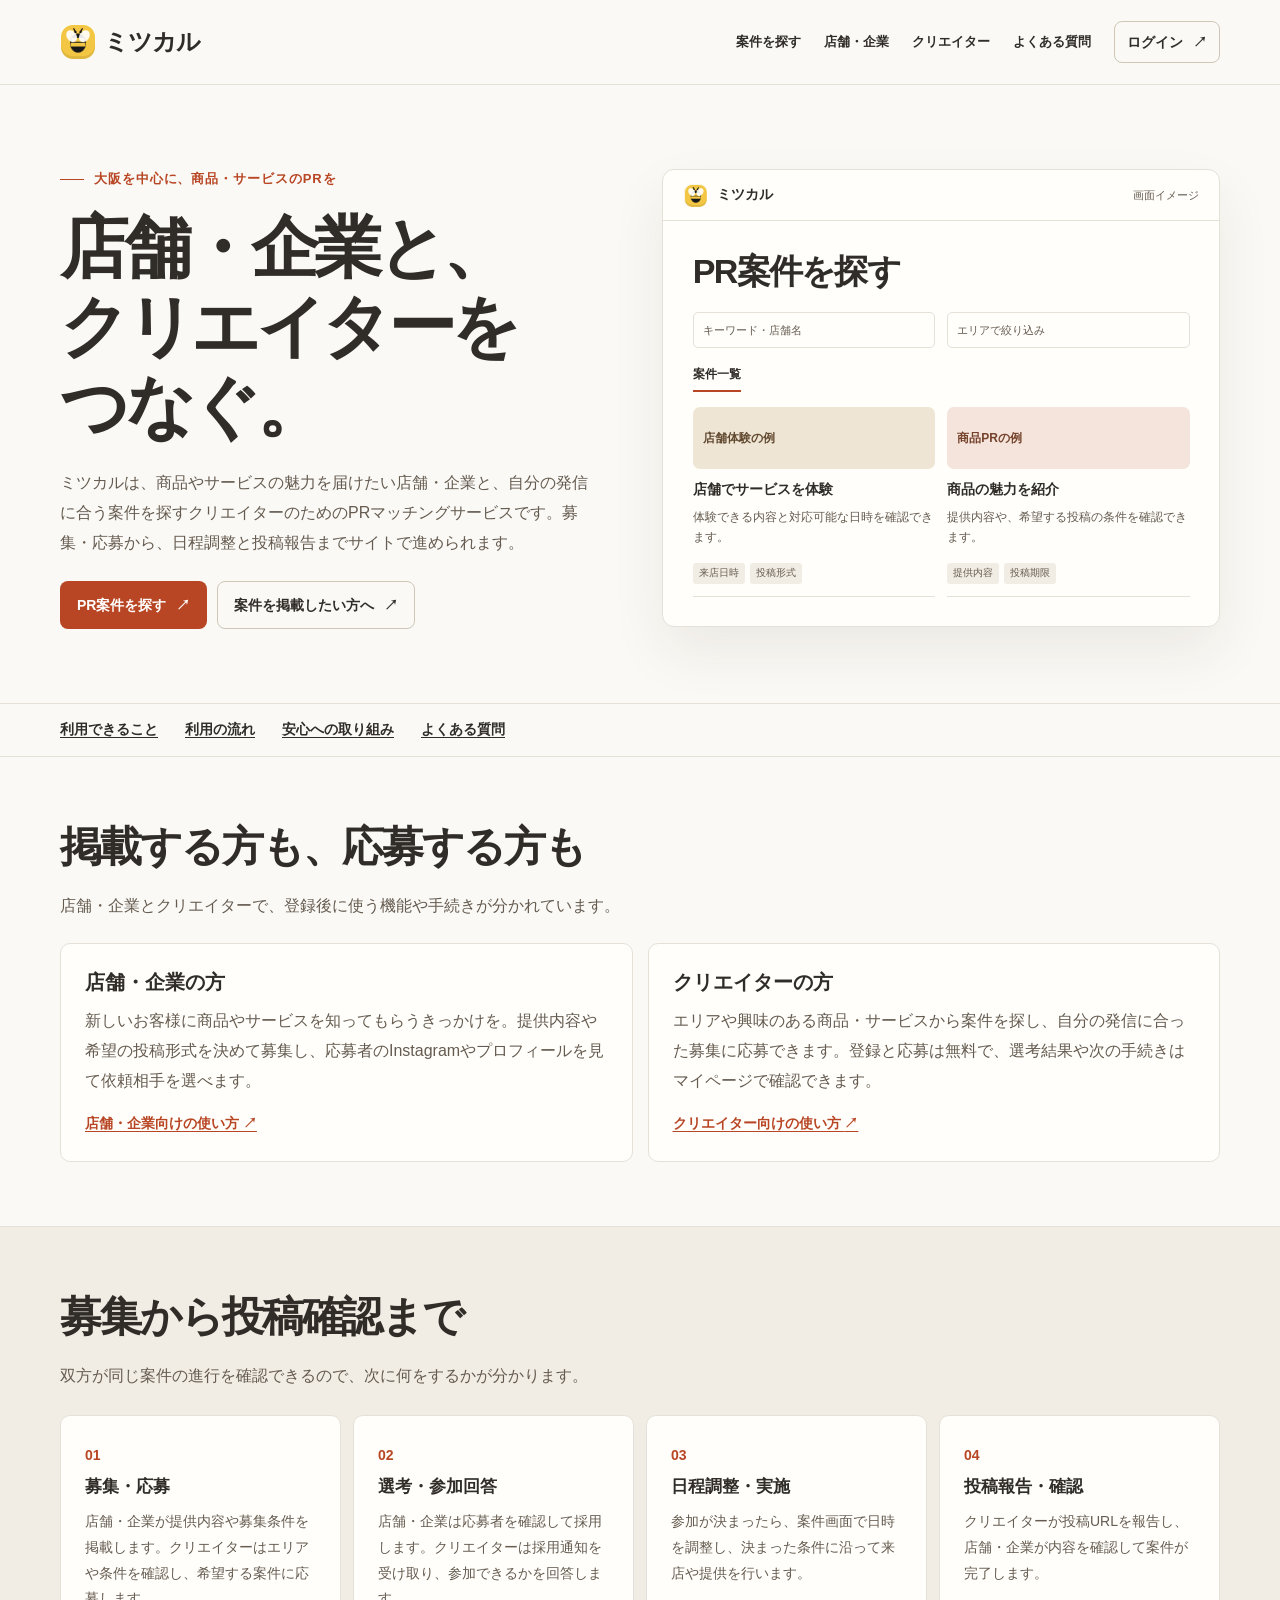
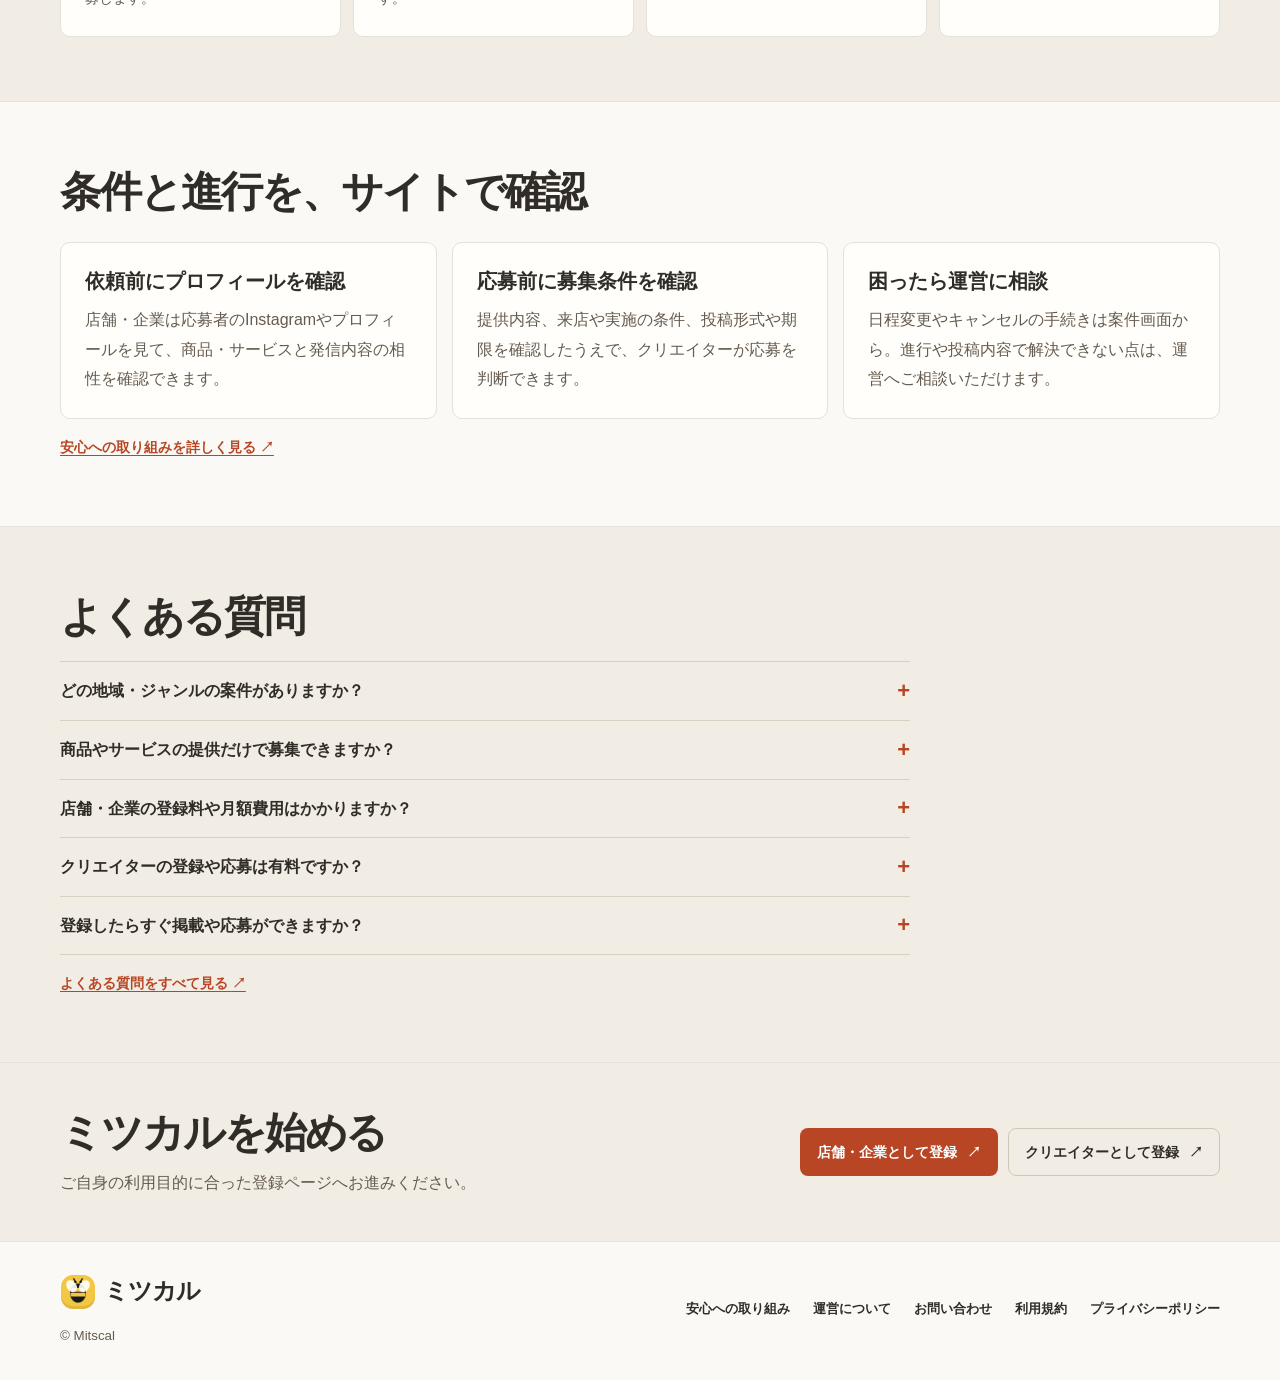
<file: index.html>
<!doctype html>
<html lang="ja">
<head>
<meta charset="utf-8"><meta name="viewport" content="width=device-width,initial-scale=1">
<title>店舗・企業とクリエイターのPRマッチング｜ミツカル</title>
<meta name="description" content="大阪を中心に、店舗・企業の商品・サービスのPR案件とクリエイターをつなぎます。掲載・応募から日程調整、投稿確認までサイトで進められます。">
<link rel="canonical" href="https://www.mitscal.jp/">
<meta property="og:title" content="店舗・企業とクリエイターのPRマッチング｜ミツカル"><meta property="og:description" content="大阪を中心に、店舗・企業の商品・サービスのPR案件とクリエイターをつなぎます。掲載・応募から日程調整、投稿確認までサイトで進められます。"><meta property="og:type" content="website"><meta property="og:url" content="https://www.mitscal.jp/">
<link rel="icon" href="./assets/bee.svg">
<link rel="stylesheet" href="./assets/mitscal.css">
</head>
<body>
<a class="skip" href="#main">本文へ移動</a>
<header class="site-header"><div class="head wrap">
<a class="brand" href="./index.html"><span class="bee" aria-hidden="true"></span>ミツカル</a>
<nav class="nav" aria-label="メインメニュー"><a href="https://mitscal.jp/projects">案件を探す</a><a href="./business.html">店舗・企業</a><a href="./creator.html">クリエイター</a><a href="./faq.html">よくある質問</a><a class="button alt" href="https://mitscal.jp/login">ログイン <span aria-hidden="true">↗</span></a>
</nav>
</div>
</header>
<main id="main">

<section class="hero"><div class="wrap hero-layout">
<div>
<p class="eyebrow">大阪を中心に、商品・サービスのPRを</p>
<h1>店舗・企業と、<br>クリエイターを<br class="hero-break">つなぐ。</h1>
<p class="lead">ミツカルは、商品やサービスの魅力を届けたい店舗・企業と、自分の発信に合う案件を探すクリエイターのためのPRマッチングサービスです。募集・応募から、日程調整と投稿報告までサイトで進められます。</p>
<div class="actions"><a class="button " href="https://mitscal.jp/projects">PR案件を探す <span aria-hidden="true">↗</span></a><a class="button alt" href="./business.html">案件を掲載したい方へ <span aria-hidden="true">↗</span></a></div></div>
<div class="catalog-demo" aria-label="案件一覧の画面イメージ">
<div class="demo-bar"><span class="demo-brand"><span class="bee" aria-hidden="true"></span>ミツカル</span><span>画面イメージ</span></div>
<div class="demo-inner">
<h2>PR案件を探す</h2>
<div class="demo-filters"><span>キーワード・店舗名</span><span>エリアで絞り込み</span></div>
<p class="demo-tab">案件一覧</p>
<div class="demo-cards">
<article><div class="demo-label">店舗体験の例</div>
<h3>店舗でサービスを体験</h3>
<p>体験できる内容と対応可能な日時を確認できます。</p><span>来店日時</span><span>投稿形式</span>
</article>
<article><div class="demo-label">商品PRの例</div>
<h3>商品の魅力を紹介</h3>
<p>提供内容や、希望する投稿の条件を確認できます。</p><span>提供内容</span><span>投稿期限</span>
</article>
</div></div></div></div>
</section>
<nav class="section-nav" aria-label="このページの内容"><div class="wrap"><a href="#roles">利用できること</a><a href="#flow">利用の流れ</a><a href="#safety">安心への取り組み</a><a href="#faq">よくある質問</a></div>
</nav>
<section class="section " id="roles"><div class="wrap">
<h2>掲載する方も、応募する方も</h2>
<p class="section-intro">店舗・企業とクリエイターで、登録後に使う機能や手続きが分かれています。</p><div class="roles two">
<article class="panel">
<h3>店舗・企業の方</h3>
<p>新しいお客様に商品やサービスを知ってもらうきっかけを。提供内容や希望の投稿形式を決めて募集し、応募者のInstagramやプロフィールを見て依頼相手を選べます。</p><a class="underlink" href="./business.html">店舗・企業向けの使い方 <span aria-hidden="true">↗</span></a>
</article>
<article class="panel">
<h3>クリエイターの方</h3>
<p>エリアや興味のある商品・サービスから案件を探し、自分の発信に合った募集に応募できます。登録と応募は無料で、選考結果や次の手続きはマイページで確認できます。</p><a class="underlink" href="./creator.html">クリエイター向けの使い方 <span aria-hidden="true">↗</span></a>
</article></div></div>
</section>
<section class="section soft" id="flow"><div class="wrap">
<h2>募集から投稿確認まで</h2>
<p class="section-intro">双方が同じ案件の進行を確認できるので、次に何をするかが分かります。</p>
<ol class="steps">
<li>
<h3>募集・応募</h3>
<p>店舗・企業が提供内容や募集条件を掲載します。クリエイターはエリアや条件を確認し、希望する案件に応募します。</p>
</li>
<li>
<h3>選考・参加回答</h3>
<p>店舗・企業は応募者を確認して採用します。クリエイターは採用通知を受け取り、参加できるかを回答します。</p>
</li>
<li>
<h3>日程調整・実施</h3>
<p>参加が決まったら、案件画面で日時を調整し、決まった条件に沿って来店や提供を行います。</p>
</li>
<li>
<h3>投稿報告・確認</h3>
<p>クリエイターが投稿URLを報告し、店舗・企業が内容を確認して案件が完了します。</p>
</li>
</ol></div>
</section>
<section class="section " id="safety"><div class="wrap">
<h2>条件と進行を、サイトで確認</h2><div class="roles three">
<article class="panel">
<h3>依頼前にプロフィールを確認</h3>
<p>店舗・企業は応募者のInstagramやプロフィールを見て、商品・サービスと発信内容の相性を確認できます。</p>
</article>
<article class="panel">
<h3>応募前に募集条件を確認</h3>
<p>提供内容、来店や実施の条件、投稿形式や期限を確認したうえで、クリエイターが応募を判断できます。</p>
</article>
<article class="panel">
<h3>困ったら運営に相談</h3>
<p>日程変更やキャンセルの手続きは案件画面から。進行や投稿内容で解決できない点は、運営へご相談いただけます。</p>
</article></div><a class="underlink" href="./safety.html">安心への取り組みを詳しく見る <span aria-hidden="true">↗</span></a></div>
</section>
<section class="section soft" id="faq"><div class="wrap">
<h2>よくある質問</h2><div class="faq">
<details><summary>どの地域・ジャンルの案件がありますか？</summary>
<p>大阪を中心に、店舗・企業の商品やサービスを紹介するPR案件を取り扱います。実施場所、提供内容、応募条件は各案件で確認できます。</p>
</details>
<details><summary>商品やサービスの提供だけで募集できますか？</summary>
<p>はい。商品やサービスの提供を条件に募集できます。何を提供するか、どんな形式の投稿を希望するかを、募集ページに記載してください。</p>
</details>
<details><summary>店舗・企業の登録料や月額費用はかかりますか？</summary>
<p>店舗・企業の登録料と月額固定費は0円です。案件掲載と採用にはチケットを使用します。購入手続きは必要なときに行う方式です。</p>
</details>
<details><summary>クリエイターの登録や応募は有料ですか？</summary>
<p>クリエイターの登録と案件への応募は無料です。案件ごとの提供内容や、実施・投稿に必要な条件を確認してからご応募ください。</p>
</details>
<details><summary>登録したらすぐ掲載や応募ができますか？</summary>
<p>メール認証のあと、運営が登録内容を確認します。承認されると、店舗・企業は案件の掲載、クリエイターは案件への応募ができます。</p>
</details></div><a class="underlink" href="./faq.html">よくある質問をすべて見る <span aria-hidden="true">↗</span></a></div>
</section>
<section class="cta"><div class="wrap"><div>
<h2>ミツカルを始める</h2>
<p>ご自身の利用目的に合った登録ページへお進みください。</p></div><div class="actions"><a class="button " href="https://mitscal.jp/register/store">店舗・企業として登録 <span aria-hidden="true">↗</span></a><a class="button alt" href="https://mitscal.jp/register/creator">クリエイターとして登録 <span aria-hidden="true">↗</span></a></div></div>
</section>
</main>
<footer class="foot"><div class="wrap">
<div><a class="brand" href="./index.html"><span class="bee" aria-hidden="true"></span>ミツカル</a><small>© Mitscal</small></div>
<nav aria-label="フッター"><a href="./safety.html">安心への取り組み</a><a href="./about.html">運営について</a><a href="./contact.html">お問い合わせ</a><a href="https://www.mitscal.jp/terms.html">利用規約</a><a href="https://www.mitscal.jp/privacy.html">プライバシーポリシー</a>
</nav>
</div>
</footer>
</body></html>
</file>
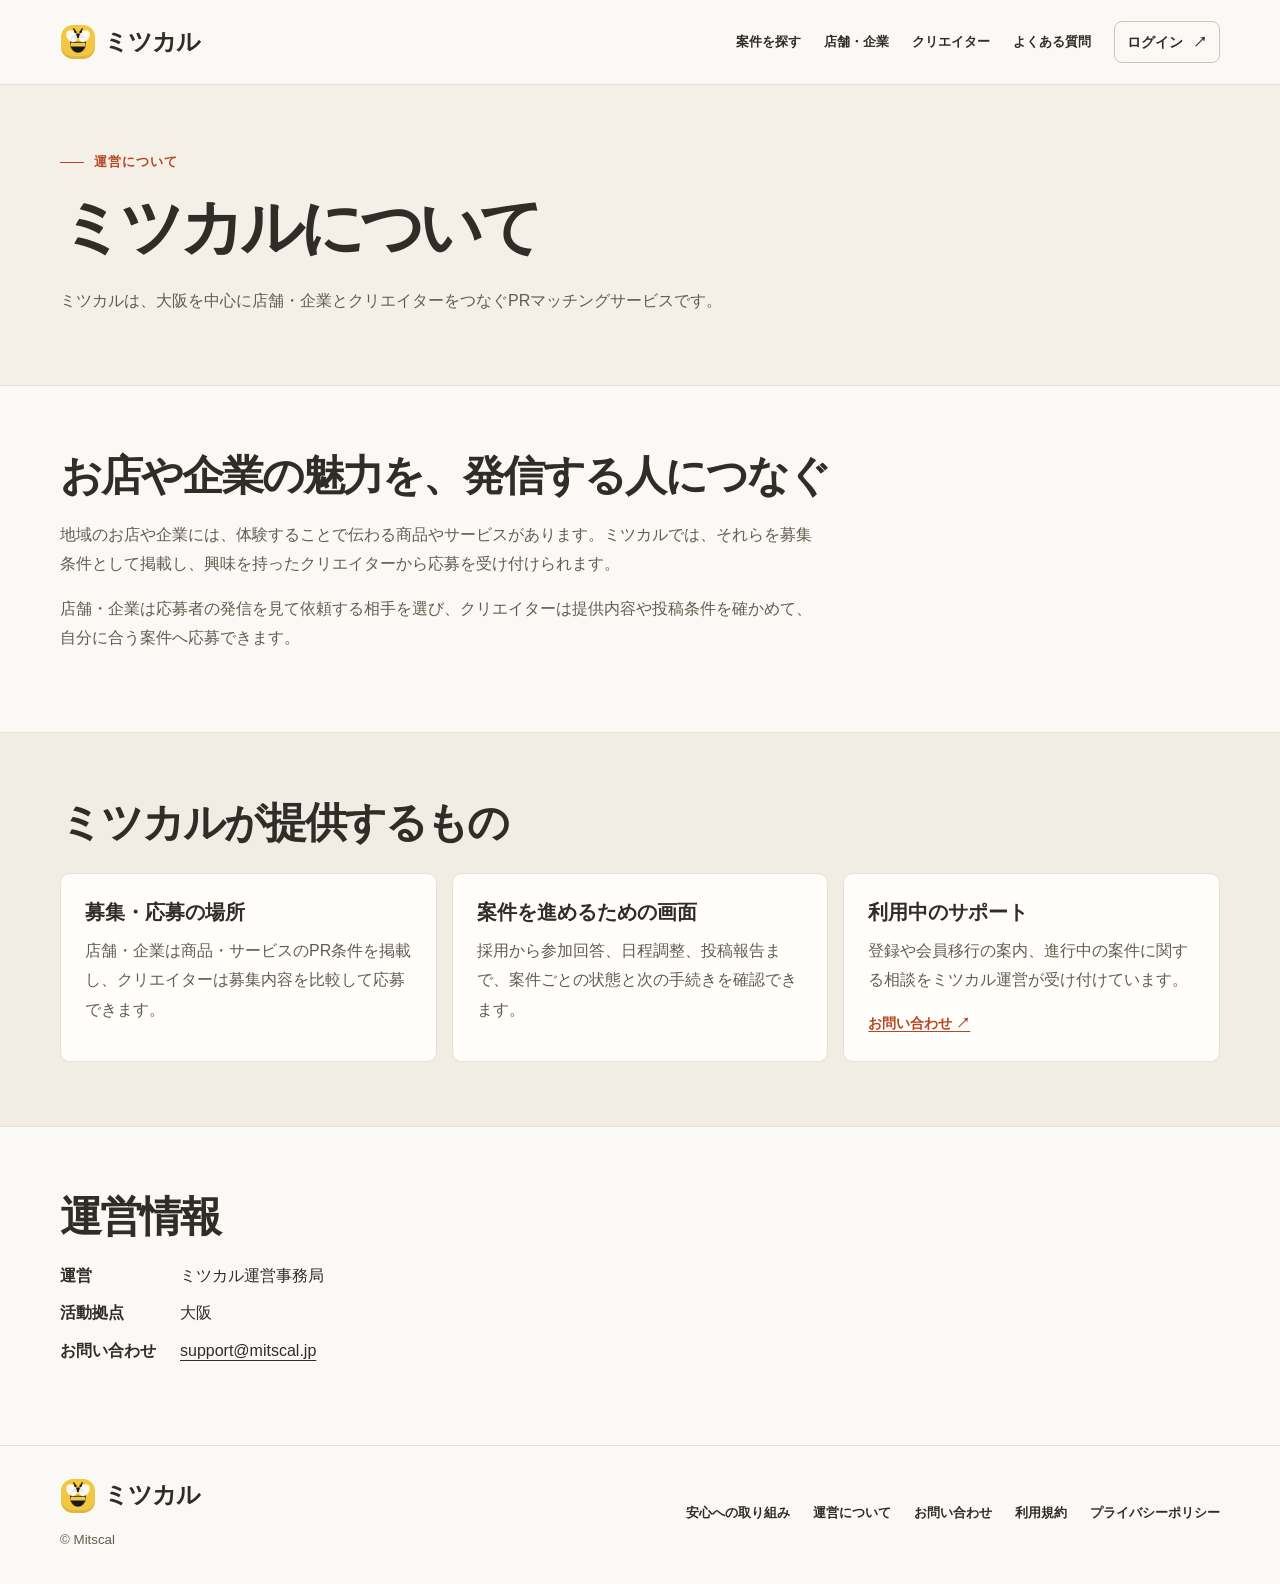
<file: about.html>
<!doctype html>
<html lang="ja">
<head>
<meta charset="utf-8"><meta name="viewport" content="width=device-width,initial-scale=1">
<title>ミツカルについて｜ミツカル</title>
<meta name="description" content="大阪を中心とするPRマッチングサービス、ミツカルのサービス概要と運営情報。">
<link rel="canonical" href="https://www.mitscal.jp/about.html">
<meta property="og:title" content="ミツカルについて｜ミツカル"><meta property="og:description" content="大阪を中心とするPRマッチングサービス、ミツカルのサービス概要と運営情報。"><meta property="og:type" content="website"><meta property="og:url" content="https://www.mitscal.jp/about.html">
<link rel="icon" href="./assets/bee.svg">
<link rel="stylesheet" href="./assets/mitscal.css">
</head>
<body>
<a class="skip" href="#main">本文へ移動</a>
<header class="site-header"><div class="head wrap">
<a class="brand" href="./index.html"><span class="bee" aria-hidden="true"></span>ミツカル</a>
<nav class="nav" aria-label="メインメニュー"><a href="https://mitscal.jp/projects">案件を探す</a><a href="./business.html">店舗・企業</a><a href="./creator.html">クリエイター</a><a href="./faq.html">よくある質問</a><a class="button alt" href="https://mitscal.jp/login">ログイン <span aria-hidden="true">↗</span></a>
</nav>
</div>
</header>
<main id="main">
<section class="subhero"><div class="wrap">
<p class="eyebrow">運営について</p>
<h1>ミツカルについて</h1>
<p class="lead">ミツカルは、大阪を中心に店舗・企業とクリエイターをつなぐPRマッチングサービスです。</p></div>
</section>
<section class="section "><div class="wrap">
<h2>お店や企業の魅力を、発信する人につなぐ</h2>
<p class="section-intro">地域のお店や企業には、体験することで伝わる商品やサービスがあります。ミツカルでは、それらを募集条件として掲載し、興味を持ったクリエイターから応募を受け付けられます。</p>
<p class="section-intro">店舗・企業は応募者の発信を見て依頼する相手を選び、クリエイターは提供内容や投稿条件を確かめて、自分に合う案件へ応募できます。</p></div>
</section>
<section class="section soft"><div class="wrap">
<h2>ミツカルが提供するもの</h2><div class="roles three">
<article class="panel">
<h3>募集・応募の場所</h3>
<p>店舗・企業は商品・サービスのPR条件を掲載し、クリエイターは募集内容を比較して応募できます。</p>
</article>
<article class="panel">
<h3>案件を進めるための画面</h3>
<p>採用から参加回答、日程調整、投稿報告まで、案件ごとの状態と次の手続きを確認できます。</p>
</article>
<article class="panel">
<h3>利用中のサポート</h3>
<p>登録や会員移行の案内、進行中の案件に関する相談をミツカル運営が受け付けています。</p><a class="underlink" href="./contact.html">お問い合わせ <span aria-hidden="true">↗</span></a>
</article></div></div>
</section>
<section class="section "><div class="wrap">
<h2>運営情報</h2><dl class="facts"><dt>運営</dt><dd>ミツカル運営事務局</dd><dt>活動拠点</dt><dd>大阪</dd><dt>お問い合わせ</dt><dd><a href="mailto:support@mitscal.jp">support@mitscal.jp</a></dd></dl></div>
</section>
</main>
<footer class="foot"><div class="wrap">
<div><a class="brand" href="./index.html"><span class="bee" aria-hidden="true"></span>ミツカル</a><small>© Mitscal</small></div>
<nav aria-label="フッター"><a href="./safety.html">安心への取り組み</a><a href="./about.html">運営について</a><a href="./contact.html">お問い合わせ</a><a href="https://www.mitscal.jp/terms.html">利用規約</a><a href="https://www.mitscal.jp/privacy.html">プライバシーポリシー</a>
</nav>
</div>
</footer>
</body></html>
</file>
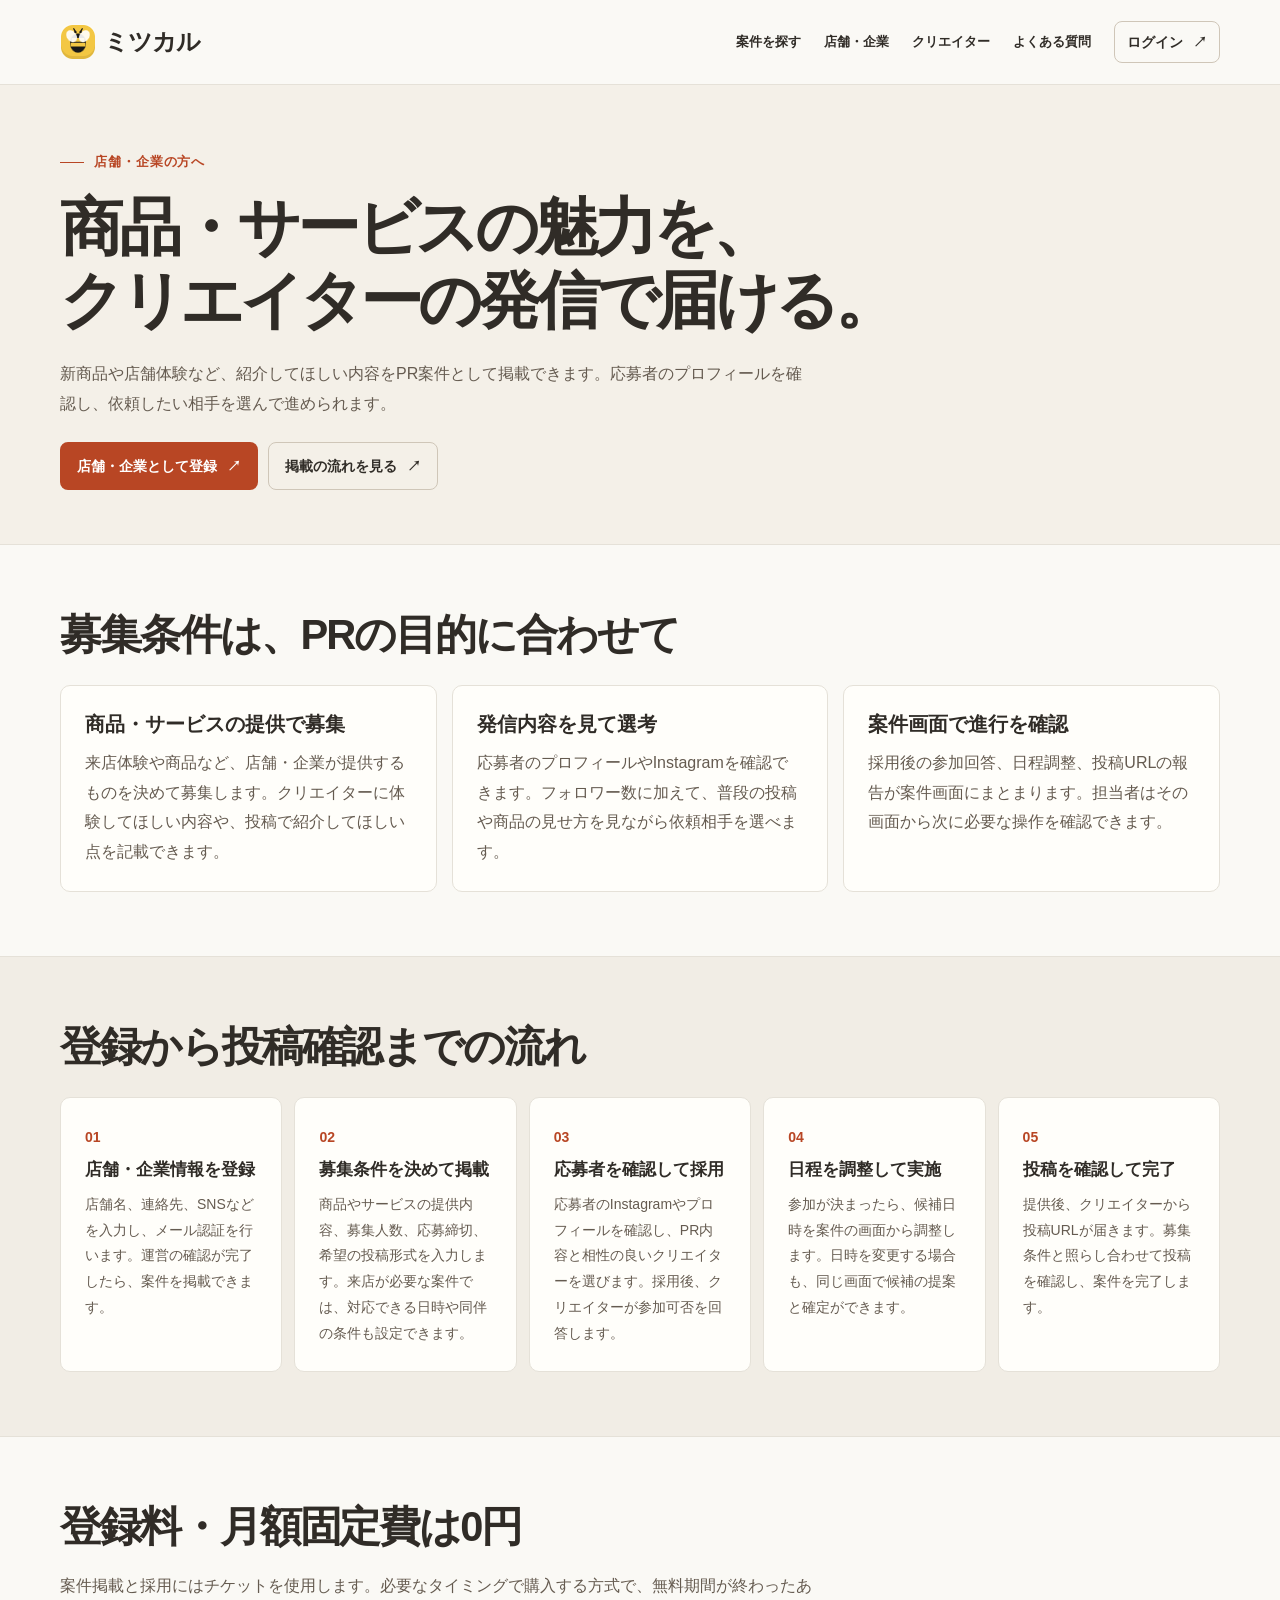
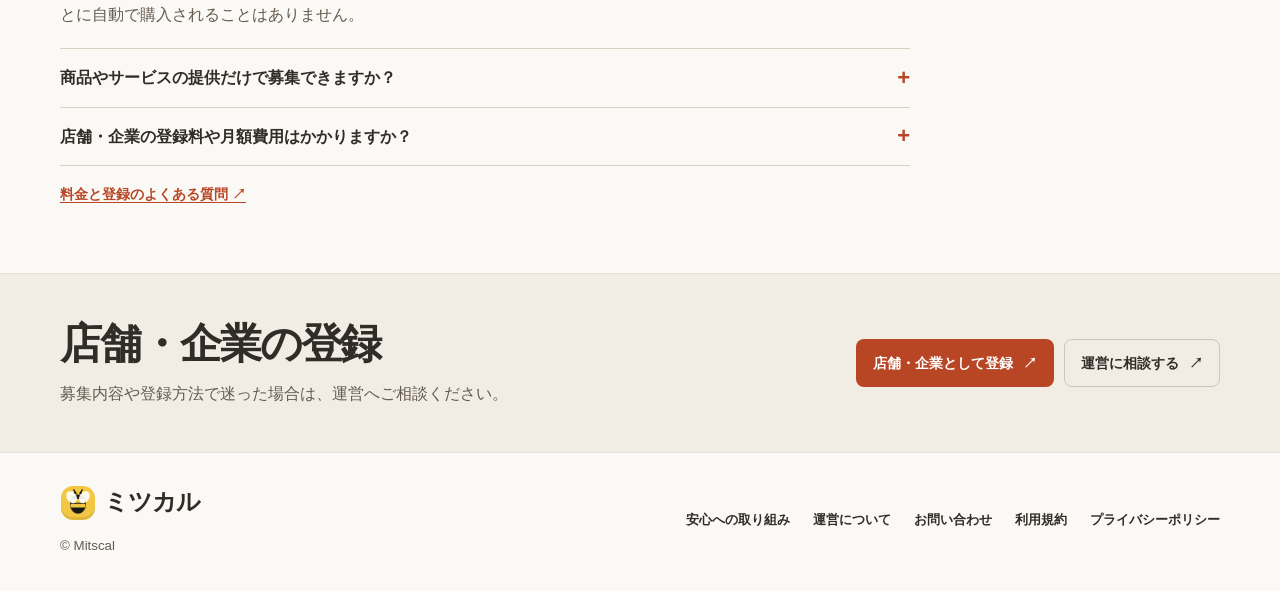
<file: business.html>
<!doctype html>
<html lang="ja">
<head>
<meta charset="utf-8"><meta name="viewport" content="width=device-width,initial-scale=1">
<title>店舗・企業向け｜PR案件掲載｜ミツカル</title>
<meta name="description" content="提供内容や希望の投稿条件を設定し、応募者のプロフィールを見て依頼相手を選べます。掲載から投稿確認までの流れをご案内します。">
<link rel="canonical" href="https://www.mitscal.jp/business.html">
<meta property="og:title" content="店舗・企業向け｜PR案件掲載｜ミツカル"><meta property="og:description" content="提供内容や希望の投稿条件を設定し、応募者のプロフィールを見て依頼相手を選べます。掲載から投稿確認までの流れをご案内します。"><meta property="og:type" content="website"><meta property="og:url" content="https://www.mitscal.jp/business.html">
<link rel="icon" href="./assets/bee.svg">
<link rel="stylesheet" href="./assets/mitscal.css">
</head>
<body>
<a class="skip" href="#main">本文へ移動</a>
<header class="site-header"><div class="head wrap">
<a class="brand" href="./index.html"><span class="bee" aria-hidden="true"></span>ミツカル</a>
<nav class="nav" aria-label="メインメニュー"><a href="https://mitscal.jp/projects">案件を探す</a><a href="./business.html">店舗・企業</a><a href="./creator.html">クリエイター</a><a href="./faq.html">よくある質問</a><a class="button alt" href="https://mitscal.jp/login">ログイン <span aria-hidden="true">↗</span></a>
</nav>
</div>
</header>
<main id="main">
<section class="subhero"><div class="wrap">
<p class="eyebrow">店舗・企業の方へ</p>
<h1>商品・サービスの魅力を、<br>クリエイターの発信で届ける。</h1>
<p class="lead">新商品や店舗体験など、紹介してほしい内容をPR案件として掲載できます。応募者のプロフィールを確認し、依頼したい相手を選んで進められます。</p><div class="actions"><a class="button " href="https://mitscal.jp/register/store">店舗・企業として登録 <span aria-hidden="true">↗</span></a><a class="button alt" href="#flow">掲載の流れを見る <span aria-hidden="true">↗</span></a></div></div>
</section>
<section class="section " id="flow"><div class="wrap">
<h2>募集条件は、PRの目的に合わせて</h2><div class="roles three">
<article class="panel">
<h3>商品・サービスの提供で募集</h3>
<p>来店体験や商品など、店舗・企業が提供するものを決めて募集します。クリエイターに体験してほしい内容や、投稿で紹介してほしい点を記載できます。</p>
</article>
<article class="panel">
<h3>発信内容を見て選考</h3>
<p>応募者のプロフィールやInstagramを確認できます。フォロワー数に加えて、普段の投稿や商品の見せ方を見ながら依頼相手を選べます。</p>
</article>
<article class="panel">
<h3>案件画面で進行を確認</h3>
<p>採用後の参加回答、日程調整、投稿URLの報告が案件画面にまとまります。担当者はその画面から次に必要な操作を確認できます。</p>
</article></div></div>
</section>
<section class="section soft"><div class="wrap">
<h2>登録から投稿確認までの流れ</h2>
<ol class="steps">
<li>
<h3>店舗・企業情報を登録</h3>
<p>店舗名、連絡先、SNSなどを入力し、メール認証を行います。運営の確認が完了したら、案件を掲載できます。</p>
</li>
<li>
<h3>募集条件を決めて掲載</h3>
<p>商品やサービスの提供内容、募集人数、応募締切、希望の投稿形式を入力します。来店が必要な案件では、対応できる日時や同伴の条件も設定できます。</p>
</li>
<li>
<h3>応募者を確認して採用</h3>
<p>応募者のInstagramやプロフィールを確認し、PR内容と相性の良いクリエイターを選びます。採用後、クリエイターが参加可否を回答します。</p>
</li>
<li>
<h3>日程を調整して実施</h3>
<p>参加が決まったら、候補日時を案件の画面から調整します。日時を変更する場合も、同じ画面で候補の提案と確定ができます。</p>
</li>
<li>
<h3>投稿を確認して完了</h3>
<p>提供後、クリエイターから投稿URLが届きます。募集条件と照らし合わせて投稿を確認し、案件を完了します。</p>
</li>
</ol></div>
</section>
<section class="section "><div class="wrap">
<h2>登録料・月額固定費は0円</h2>
<p class="section-intro">案件掲載と採用にはチケットを使用します。必要なタイミングで購入する方式で、無料期間が終わったあとに自動で購入されることはありません。</p><div class="faq">
<details><summary>商品やサービスの提供だけで募集できますか？</summary>
<p>はい。商品やサービスの提供を条件に募集できます。何を提供するか、どんな形式の投稿を希望するかを、募集ページに記載してください。</p>
</details>
<details><summary>店舗・企業の登録料や月額費用はかかりますか？</summary>
<p>店舗・企業の登録料と月額固定費は0円です。案件掲載と採用にはチケットを使用します。購入手続きは必要なときに行う方式です。</p>
</details></div><a class="underlink" href="./faq.html">料金と登録のよくある質問 <span aria-hidden="true">↗</span></a></div>
</section>
<section class="cta"><div class="wrap"><div>
<h2>店舗・企業の登録</h2>
<p>募集内容や登録方法で迷った場合は、運営へご相談ください。</p></div><div class="actions"><a class="button " href="https://mitscal.jp/register/store">店舗・企業として登録 <span aria-hidden="true">↗</span></a><a class="button alt" href="./contact.html">運営に相談する <span aria-hidden="true">↗</span></a></div></div>
</section>
</main>
<footer class="foot"><div class="wrap">
<div><a class="brand" href="./index.html"><span class="bee" aria-hidden="true"></span>ミツカル</a><small>© Mitscal</small></div>
<nav aria-label="フッター"><a href="./safety.html">安心への取り組み</a><a href="./about.html">運営について</a><a href="./contact.html">お問い合わせ</a><a href="https://www.mitscal.jp/terms.html">利用規約</a><a href="https://www.mitscal.jp/privacy.html">プライバシーポリシー</a>
</nav>
</div>
</footer>
</body></html>
</file>
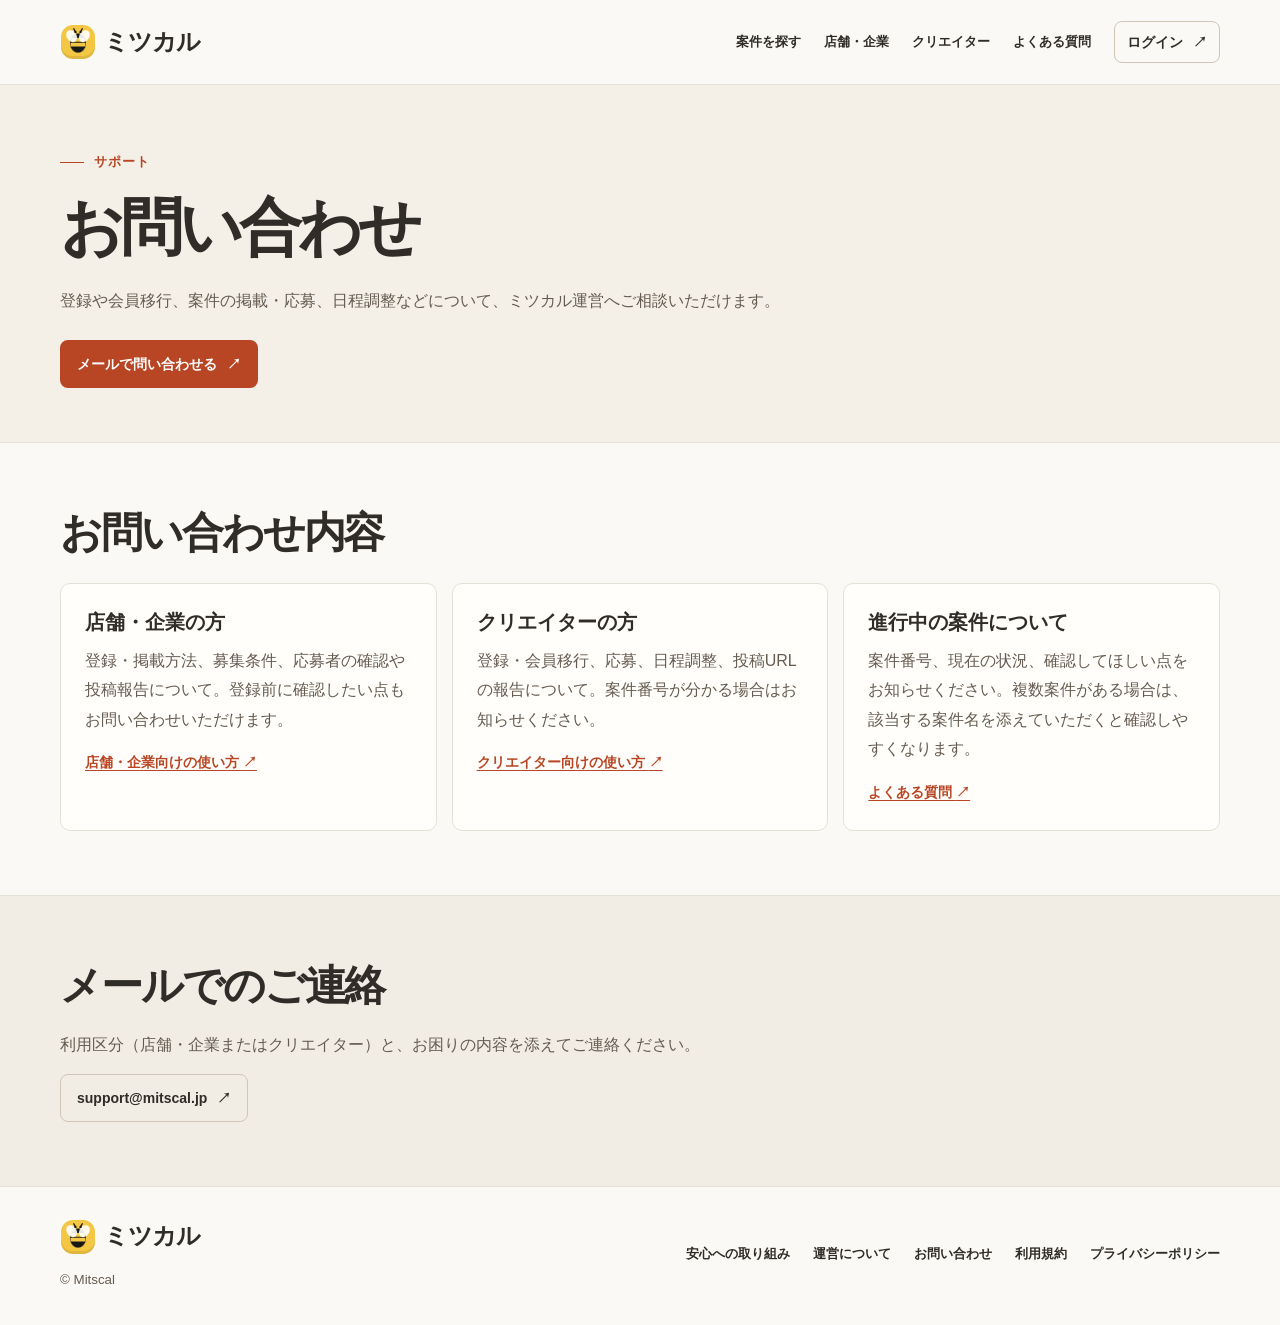
<file: contact.html>
<!doctype html>
<html lang="ja">
<head>
<meta charset="utf-8"><meta name="viewport" content="width=device-width,initial-scale=1">
<title>お問い合わせ｜ミツカル</title>
<meta name="description" content="ミツカルの登録、会員移行、掲載・応募、案件の進行に関するお問い合わせ。">
<link rel="canonical" href="https://www.mitscal.jp/contact.html">
<meta property="og:title" content="お問い合わせ｜ミツカル"><meta property="og:description" content="ミツカルの登録、会員移行、掲載・応募、案件の進行に関するお問い合わせ。"><meta property="og:type" content="website"><meta property="og:url" content="https://www.mitscal.jp/contact.html">
<link rel="icon" href="./assets/bee.svg">
<link rel="stylesheet" href="./assets/mitscal.css">
</head>
<body>
<a class="skip" href="#main">本文へ移動</a>
<header class="site-header"><div class="head wrap">
<a class="brand" href="./index.html"><span class="bee" aria-hidden="true"></span>ミツカル</a>
<nav class="nav" aria-label="メインメニュー"><a href="https://mitscal.jp/projects">案件を探す</a><a href="./business.html">店舗・企業</a><a href="./creator.html">クリエイター</a><a href="./faq.html">よくある質問</a><a class="button alt" href="https://mitscal.jp/login">ログイン <span aria-hidden="true">↗</span></a>
</nav>
</div>
</header>
<main id="main">
<section class="subhero"><div class="wrap">
<p class="eyebrow">サポート</p>
<h1>お問い合わせ</h1>
<p class="lead">登録や会員移行、案件の掲載・応募、日程調整などについて、ミツカル運営へご相談いただけます。</p><div class="actions"><a class="button " href="mailto:support@mitscal.jp">メールで問い合わせる <span aria-hidden="true">↗</span></a></div></div>
</section>
<section class="section "><div class="wrap">
<h2>お問い合わせ内容</h2><div class="roles three">
<article class="panel">
<h3>店舗・企業の方</h3>
<p>登録・掲載方法、募集条件、応募者の確認や投稿報告について。登録前に確認したい点もお問い合わせいただけます。</p><a class="underlink" href="./business.html">店舗・企業向けの使い方 <span aria-hidden="true">↗</span></a>
</article>
<article class="panel">
<h3>クリエイターの方</h3>
<p>登録・会員移行、応募、日程調整、投稿URLの報告について。案件番号が分かる場合はお知らせください。</p><a class="underlink" href="./creator.html">クリエイター向けの使い方 <span aria-hidden="true">↗</span></a>
</article>
<article class="panel">
<h3>進行中の案件について</h3>
<p>案件番号、現在の状況、確認してほしい点をお知らせください。複数案件がある場合は、該当する案件名を添えていただくと確認しやすくなります。</p><a class="underlink" href="./faq.html">よくある質問 <span aria-hidden="true">↗</span></a>
</article></div></div>
</section>
<section class="section soft"><div class="wrap">
<h2>メールでのご連絡</h2>
<p class="section-intro">利用区分（店舗・企業またはクリエイター）と、お困りの内容を添えてご連絡ください。</p><a class="button alt" href="mailto:support@mitscal.jp">support@mitscal.jp <span aria-hidden="true">↗</span></a></div>
</section>
</main>
<footer class="foot"><div class="wrap">
<div><a class="brand" href="./index.html"><span class="bee" aria-hidden="true"></span>ミツカル</a><small>© Mitscal</small></div>
<nav aria-label="フッター"><a href="./safety.html">安心への取り組み</a><a href="./about.html">運営について</a><a href="./contact.html">お問い合わせ</a><a href="https://www.mitscal.jp/terms.html">利用規約</a><a href="https://www.mitscal.jp/privacy.html">プライバシーポリシー</a>
</nav>
</div>
</footer>
</body></html>
</file>
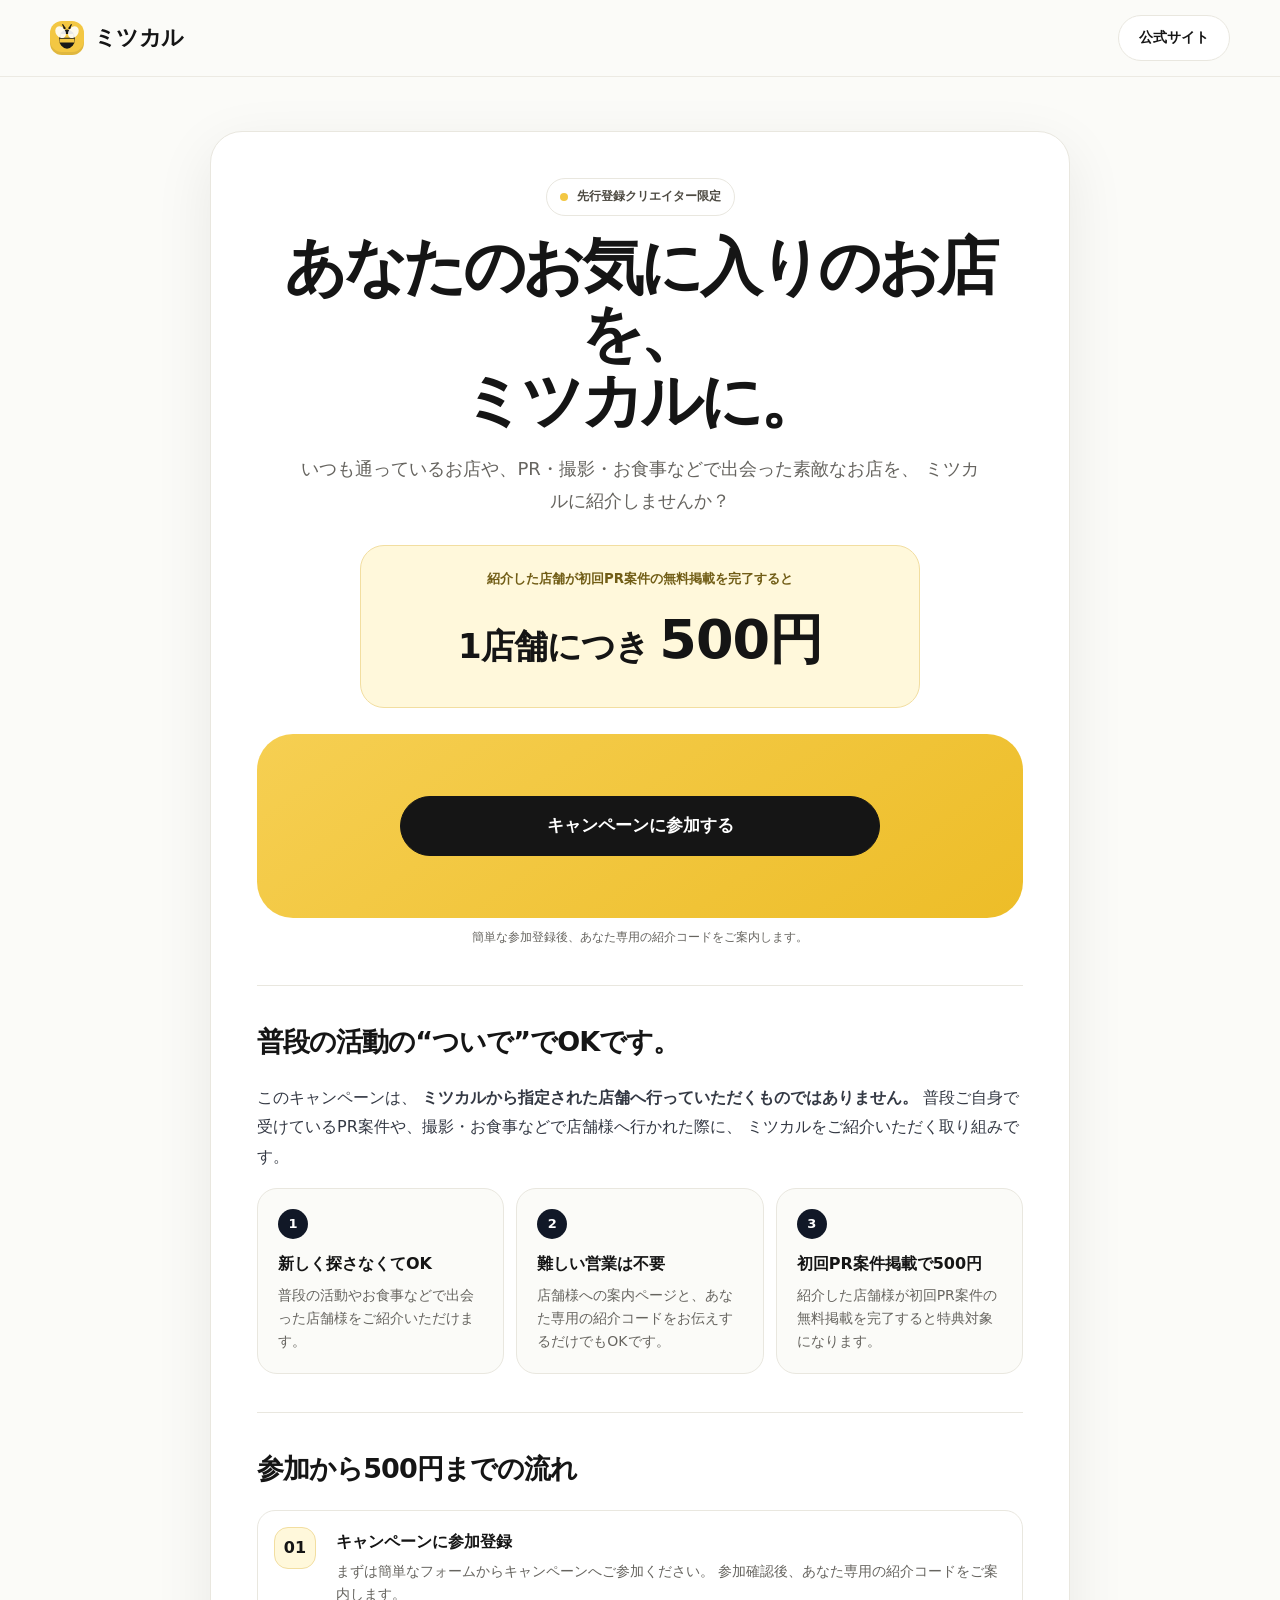
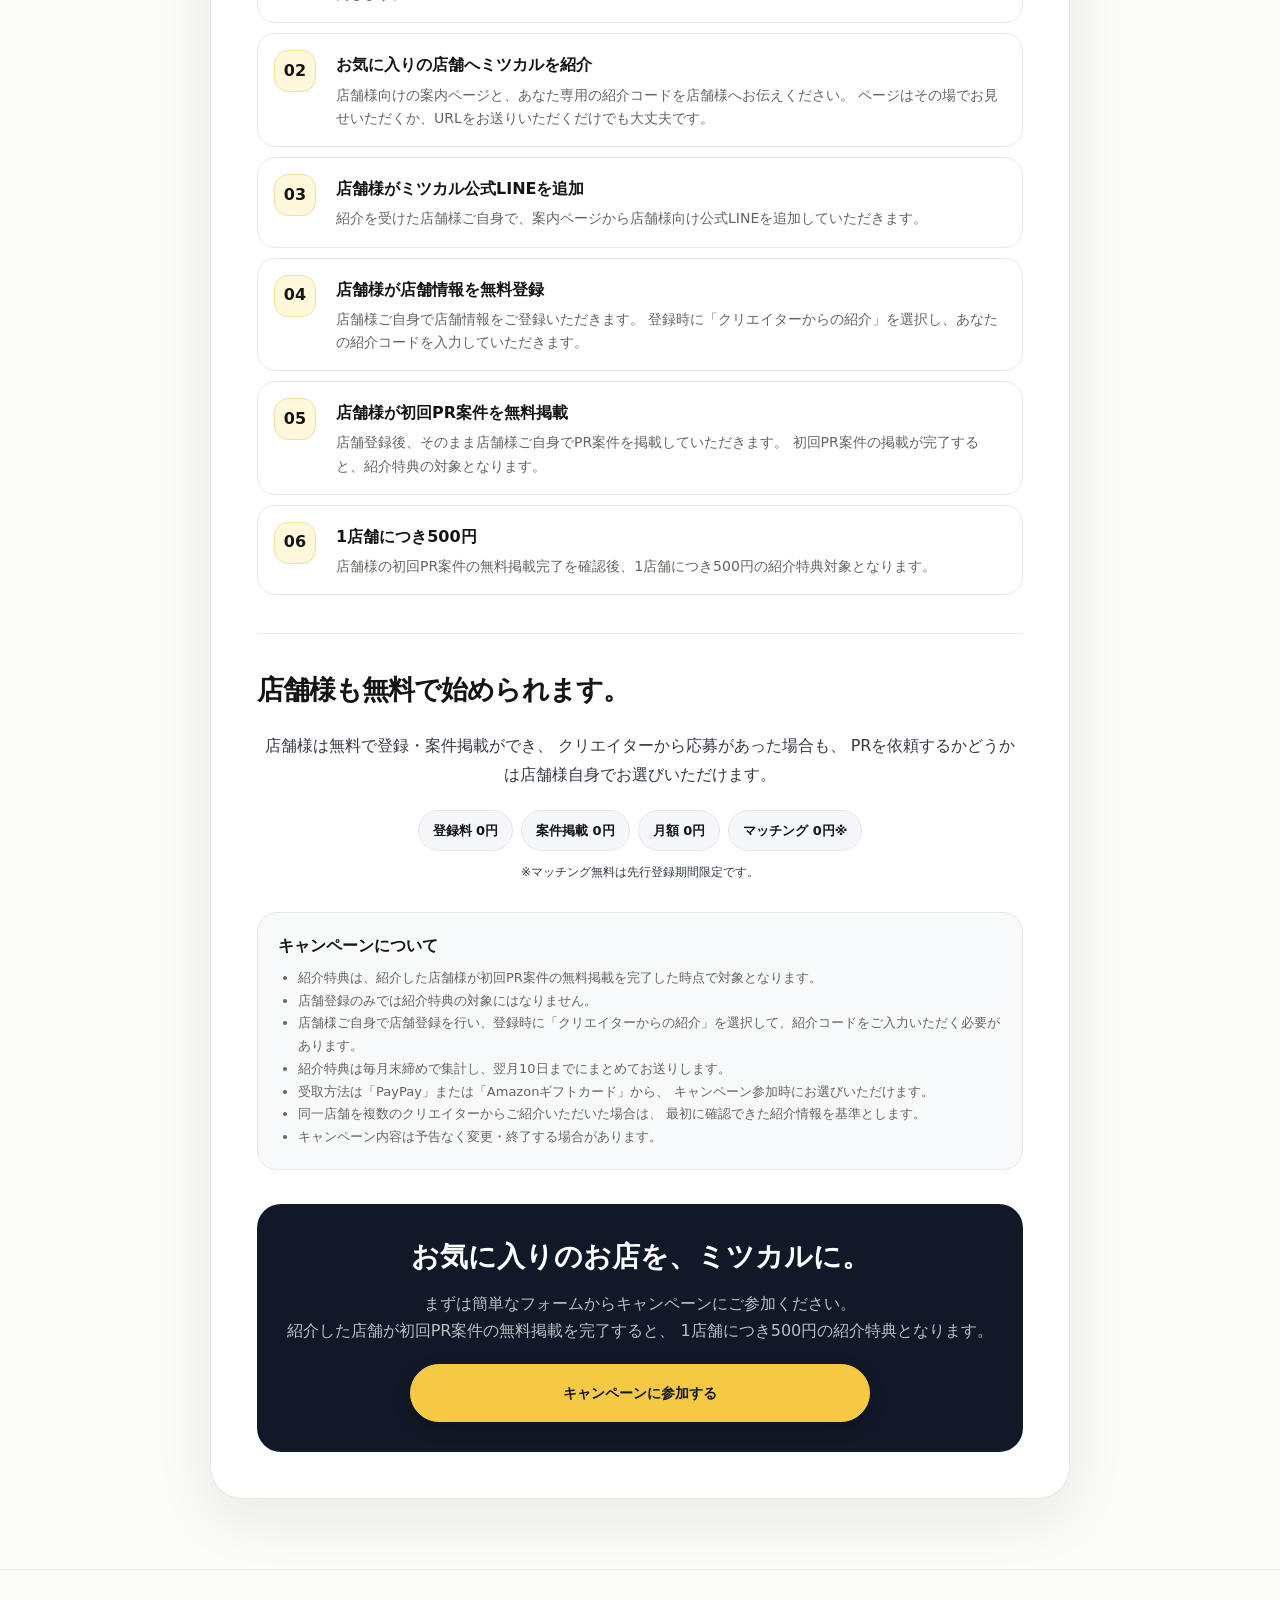
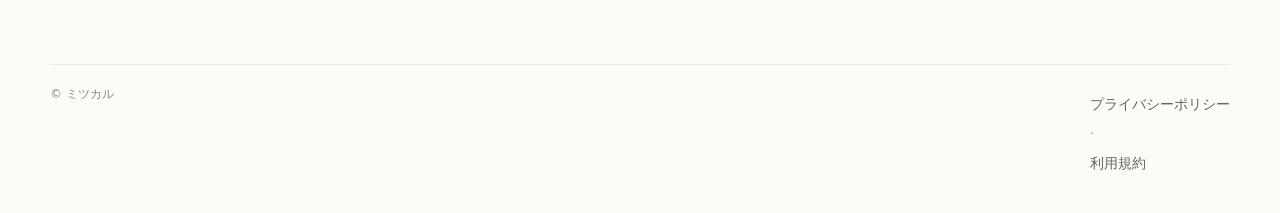
<file: creator-campaign.html>
<!DOCTYPE html>
<html lang="ja">
<head>
<meta charset="utf-8"/>
<meta name="viewport" content="width=device-width,initial-scale=1"/>

<title>お気に入りのお店を、ミツカルに。｜先行店舗紹介キャンペーン</title>

<link rel="canonical" href="https://www.mitscal.jp/creator-campaign.html"/>

<meta name="description" content="ミツカル先行登録クリエイター限定。お気に入りの店舗をミツカルへ紹介し、紹介した店舗が初回PR案件の無料掲載を完了すると1店舗につき500円の紹介特典。"/>

<meta property="og:type" content="website"/>
<meta property="og:site_name" content="ミツカル"/>
<meta property="og:title" content="お気に入りのお店を、ミツカルに。"/>
<meta property="og:description" content="先行登録クリエイター限定。紹介した店舗が初回PR案件の無料掲載を完了すると1店舗につき500円。"/>
<meta property="og:url" content="https://www.mitscal.jp/creator-campaign.html"/>

<meta name="twitter:card" content="summary"/>

<link href="assets/styles.css" rel="stylesheet"/>
<link href="assets/bee.svg" rel="icon"/>

<style>
.campaign-wrap{
  padding:54px 0 30px
}

.campaign-card{
  max-width:860px;
  margin:auto;
  background:#fff;
  border:1px solid var(--line);
  border-radius:32px;
  padding:46px;
  box-shadow:var(--shadow)
}

.hero-center{
  text-align:center
}

.hero-center h1{
  font-size:clamp(38px,7vw,62px);
  line-height:1.08;
  margin:18px auto 18px;
  letter-spacing:-.055em
}

.hero-center .lead{
  max-width:680px;
  margin:0 auto;
  color:var(--muted);
  font-size:18px;
  line-height:1.8
}

.reward{
  margin:28px auto 10px;
  max-width:560px;
  padding:22px 18px;
  border:1px solid #f2dea0;
  border-radius:24px;
  background:#fff8db;
  text-align:center
}

.reward small{
  display:block;
  font-weight:800;
  color:#715d16;
  margin-bottom:5px
}

.reward strong{
  display:block;
  font-size:34px;
  letter-spacing:-.03em
}

.reward strong em{
  font-style:normal;
  font-size:54px
}

.cta{
  display:flex;
  justify-content:center;
  margin:26px 0 8px
}

.cta .btn{
  width:min(480px,100%);
  min-height:60px;
  font-size:17px
}

.note{
  text-align:center;
  font-size:12px;
  color:var(--muted);
  margin:10px 0 0
}

.section-box{
  margin-top:38px;
  padding-top:34px;
  border-top:1px solid var(--line)
}

.section-box h2{
  font-size:27px;
  margin:0 0 18px;
  letter-spacing:-.035em
}

.section-box p{
  line-height:1.85;
  color:#343944
}

.point-grid{
  display:grid;
  grid-template-columns:repeat(3,1fr);
  gap:12px
}

.point{
  background:var(--bg);
  border:1px solid var(--line);
  border-radius:20px;
  padding:20px
}

.point .num{
  display:inline-grid;
  place-items:center;
  width:30px;
  height:30px;
  border-radius:50%;
  background:#111827;
  color:#fff;
  font-size:13px;
  font-weight:900;
  margin-bottom:12px
}

.point h3{
  font-size:16px;
  margin:0 0 7px
}

.point p{
  font-size:14px;
  margin:0;
  color:var(--muted);
  line-height:1.65
}

.flow{
  display:grid;
  gap:10px
}

.flow-row{
  display:grid;
  grid-template-columns:48px 1fr;
  gap:14px;
  align-items:start;
  padding:16px;
  border:1px solid var(--line);
  border-radius:18px
}

.flow-icon{
  width:42px;
  height:42px;
  border-radius:14px;
  background:#fff8db;
  border:1px solid #f2dea0;
  display:grid;
  place-items:center;
  font-weight:900
}

.flow-row b{
  display:block;
  margin:2px 0 5px
}

.flow-row p{
  margin:0;
  font-size:14px;
  color:var(--muted);
  line-height:1.65
}

.free-badges{
  display:flex;
  justify-content:center;
  gap:8px;
  flex-wrap:wrap;
  margin:20px 0 8px
}

.free-badges span{
  padding:9px 14px;
  border-radius:999px;
  background:#f5f7fa;
  border:1px solid var(--line);
  font-weight:800;
  font-size:13px
}

.attention{
  margin-top:28px;
  padding:20px;
  border-radius:20px;
  background:#f8f9fb;
  border:1px solid var(--line)
}

.attention b{
  display:block;
  margin-bottom:8px
}

.attention ul{
  margin:0;
  padding-left:20px;
  color:var(--muted);
  font-size:13px;
  line-height:1.75
}

.bottom-cta{
  text-align:center;
  margin-top:34px;
  padding:30px 20px;
  border-radius:24px;
  background:#111827;
  color:#fff
}

.bottom-cta h2{
  margin:0 0 10px;
  font-size:28px
}

.bottom-cta p{
  margin:0 0 20px;
  color:rgba(255,255,255,.72);
  line-height:1.7
}

.bottom-cta .btn{
  width:min(460px,100%);
  min-height:58px;
  background:#f6c945;
  border:1px solid #f6c945;
  color:#111827;
  font-weight:900;
  box-shadow:0 6px 18px rgba(0,0,0,.18)
}

.bottom-cta .btn:hover{
  background:#ffd65c;
  border-color:#ffd65c;
  color:#111827
}

@media(max-width:700px){
  .campaign-wrap{
    padding:26px 0 12px
  }

  .campaign-card{
    padding:28px 18px;
    border-radius:24px
  }

  .hero-center h1{
    font-size:40px
  }

  .hero-center .lead{
    font-size:16px
  }

  .reward strong{
    font-size:27px
  }

  .reward strong em{
    font-size:44px
  }

  .point-grid{
    grid-template-columns:1fr
  }

  .section-box{
    margin-top:30px;
    padding-top:28px
  }

  .section-box h2{
    font-size:23px
  }
}
</style>
</head>

<body>

<header class="header">
  <div class="container nav">

    <a class="brand" href="index.html">
      <span class="brand-mark">
        <img alt="" src="assets/bee.svg"/>
      </span>
      <span>ミツカル</span>
    </a>

    <div class="nav-actions">
      <a class="btn" href="https://www.mitscal.jp/">公式サイト</a>
    </div>

  </div>
</header>


<main class="campaign-wrap">

  <div class="container">

    <section class="campaign-card">

      <div class="hero-center">

        <span class="eyebrow">
          <span class="eyebrow-dot"></span>
          先行登録クリエイター限定
        </span>

        <h1>
          あなたのお気に入りのお店を、<br/>
          ミツカルに。
        </h1>

        <p class="lead">
          いつも通っているお店や、PR・撮影・お食事などで出会った素敵なお店を、
          ミツカルに紹介しませんか？
        </p>

        <div class="reward">

          <small>
            紹介した店舗が初回PR案件の無料掲載を完了すると
          </small>

          <strong>
            1店舗につき <em>500円</em>
          </strong>

        </div>

        <div class="cta">

          <a
            class="btn btn-primary"
            href="https://forms.gle/8ycV9hSxveLcH9Mv9"
            target="_blank"
            rel="noopener noreferrer"
          >
            キャンペーンに参加する
          </a>

        </div>

        <p class="note">
          簡単な参加登録後、あなた専用の紹介コードをご案内します。
        </p>

      </div>


      <div class="section-box">

        <h2>普段の活動の“ついで”でOKです。</h2>

        <p>
          このキャンペーンは、
          <strong>ミツカルから指定された店舗へ行っていただくものではありません。</strong>
          普段ご自身で受けているPR案件や、撮影・お食事などで店舗様へ行かれた際に、
          ミツカルをご紹介いただく取り組みです。
        </p>

        <div class="point-grid">

          <div class="point">
            <span class="num">1</span>
            <h3>新しく探さなくてOK</h3>
            <p>
              普段の活動やお食事などで出会った店舗様をご紹介いただけます。
            </p>
          </div>

          <div class="point">
            <span class="num">2</span>
            <h3>難しい営業は不要</h3>
            <p>
              店舗様への案内ページと、あなた専用の紹介コードをお伝えするだけでもOKです。
            </p>
          </div>

          <div class="point">
            <span class="num">3</span>
            <h3>初回PR案件掲載で500円</h3>
            <p>
              紹介した店舗様が初回PR案件の無料掲載を完了すると特典対象になります。
            </p>
          </div>

        </div>

      </div>


      <div class="section-box">

        <h2>参加から500円までの流れ</h2>

        <div class="flow">

          <div class="flow-row">

            <div class="flow-icon">01</div>

            <div>
              <b>キャンペーンに参加登録</b>
              <p>
                まずは簡単なフォームからキャンペーンへご参加ください。
                参加確認後、あなた専用の紹介コードをご案内します。
              </p>
            </div>

          </div>


          <div class="flow-row">

            <div class="flow-icon">02</div>

            <div>
              <b>お気に入りの店舗へミツカルを紹介</b>
              <p>
                店舗様向けの案内ページと、あなた専用の紹介コードを店舗様へお伝えください。
                ページはその場でお見せいただくか、URLをお送りいただくだけでも大丈夫です。
              </p>
            </div>

          </div>


          <div class="flow-row">

            <div class="flow-icon">03</div>

            <div>
              <b>店舗様がミツカル公式LINEを追加</b>
              <p>
                紹介を受けた店舗様ご自身で、案内ページから店舗様向け公式LINEを追加していただきます。
              </p>
            </div>

          </div>


          <div class="flow-row">

            <div class="flow-icon">04</div>

            <div>
              <b>店舗様が店舗情報を無料登録</b>
              <p>
                店舗様ご自身で店舗情報をご登録いただきます。
                登録時に「クリエイターからの紹介」を選択し、あなたの紹介コードを入力していただきます。
              </p>
            </div>

          </div>


          <div class="flow-row">

            <div class="flow-icon">05</div>

            <div>
              <b>店舗様が初回PR案件を無料掲載</b>
              <p>
                店舗登録後、そのまま店舗様ご自身でPR案件を掲載していただきます。
                初回PR案件の掲載が完了すると、紹介特典の対象となります。
              </p>
            </div>

          </div>


          <div class="flow-row">

            <div class="flow-icon">06</div>

            <div>
              <b>1店舗につき500円</b>
              <p>
                店舗様の初回PR案件の無料掲載完了を確認後、1店舗につき500円の紹介特典対象となります。
              </p>
            </div>

          </div>

        </div>

      </div>


      <div class="section-box">

        <h2>店舗様も無料で始められます。</h2>

        <p style="text-align:center">
          店舗様は無料で登録・案件掲載ができ、
          クリエイターから応募があった場合も、
          PRを依頼するかどうかは店舗様自身でお選びいただけます。
        </p>

        <div class="free-badges">

          <span>登録料 0円</span>
          <span>案件掲載 0円</span>
          <span>月額 0円</span>
          <span>マッチング 0円※</span>

        </div>

        <p class="note">
          ※マッチング無料は先行登録期間限定です。
        </p>


        <div class="attention">

          <b>キャンペーンについて</b>

          <ul>

            <li>
              紹介特典は、紹介した店舗様が初回PR案件の無料掲載を完了した時点で対象となります。
            </li>

            <li>
              店舗登録のみでは紹介特典の対象にはなりません。
            </li>

            <li>
              店舗様ご自身で店舗登録を行い、登録時に「クリエイターからの紹介」を選択して、紹介コードをご入力いただく必要があります。
            </li>

            <li>
              紹介特典は毎月末締めで集計し、翌月10日までにまとめてお送りします。
            </li>

            <li>
              受取方法は「PayPay」または「Amazonギフトカード」から、
              キャンペーン参加時にお選びいただけます。
            </li>

            <li>
              同一店舗を複数のクリエイターからご紹介いただいた場合は、
              最初に確認できた紹介情報を基準とします。
            </li>

            <li>
              キャンペーン内容は予告なく変更・終了する場合があります。
            </li>

          </ul>

        </div>

      </div>


      <div class="bottom-cta">

        <h2>
          お気に入りのお店を、ミツカルに。
        </h2>

        <p>
          まずは簡単なフォームからキャンペーンにご参加ください。<br/>
          紹介した店舗が初回PR案件の無料掲載を完了すると、
          1店舗につき500円の紹介特典となります。
        </p>

        <a
          class="btn"
          href="https://forms.gle/8ycV9hSxveLcH9Mv9"
          target="_blank"
          rel="noopener noreferrer"
        >
          キャンペーンに参加する
        </a>

      </div>


    </section>

  </div>

</main>


<footer class="footer" style="margin-top:40px">

  <div class="container">

    <div class="copyright">

      <span>© ミツカル</span>

      <span>
        <a href="privacy.html">プライバシーポリシー</a> ·
        <a href="terms.html">利用規約</a>
      </span>

    </div>

  </div>

</footer>


</body>
</html>
</file>
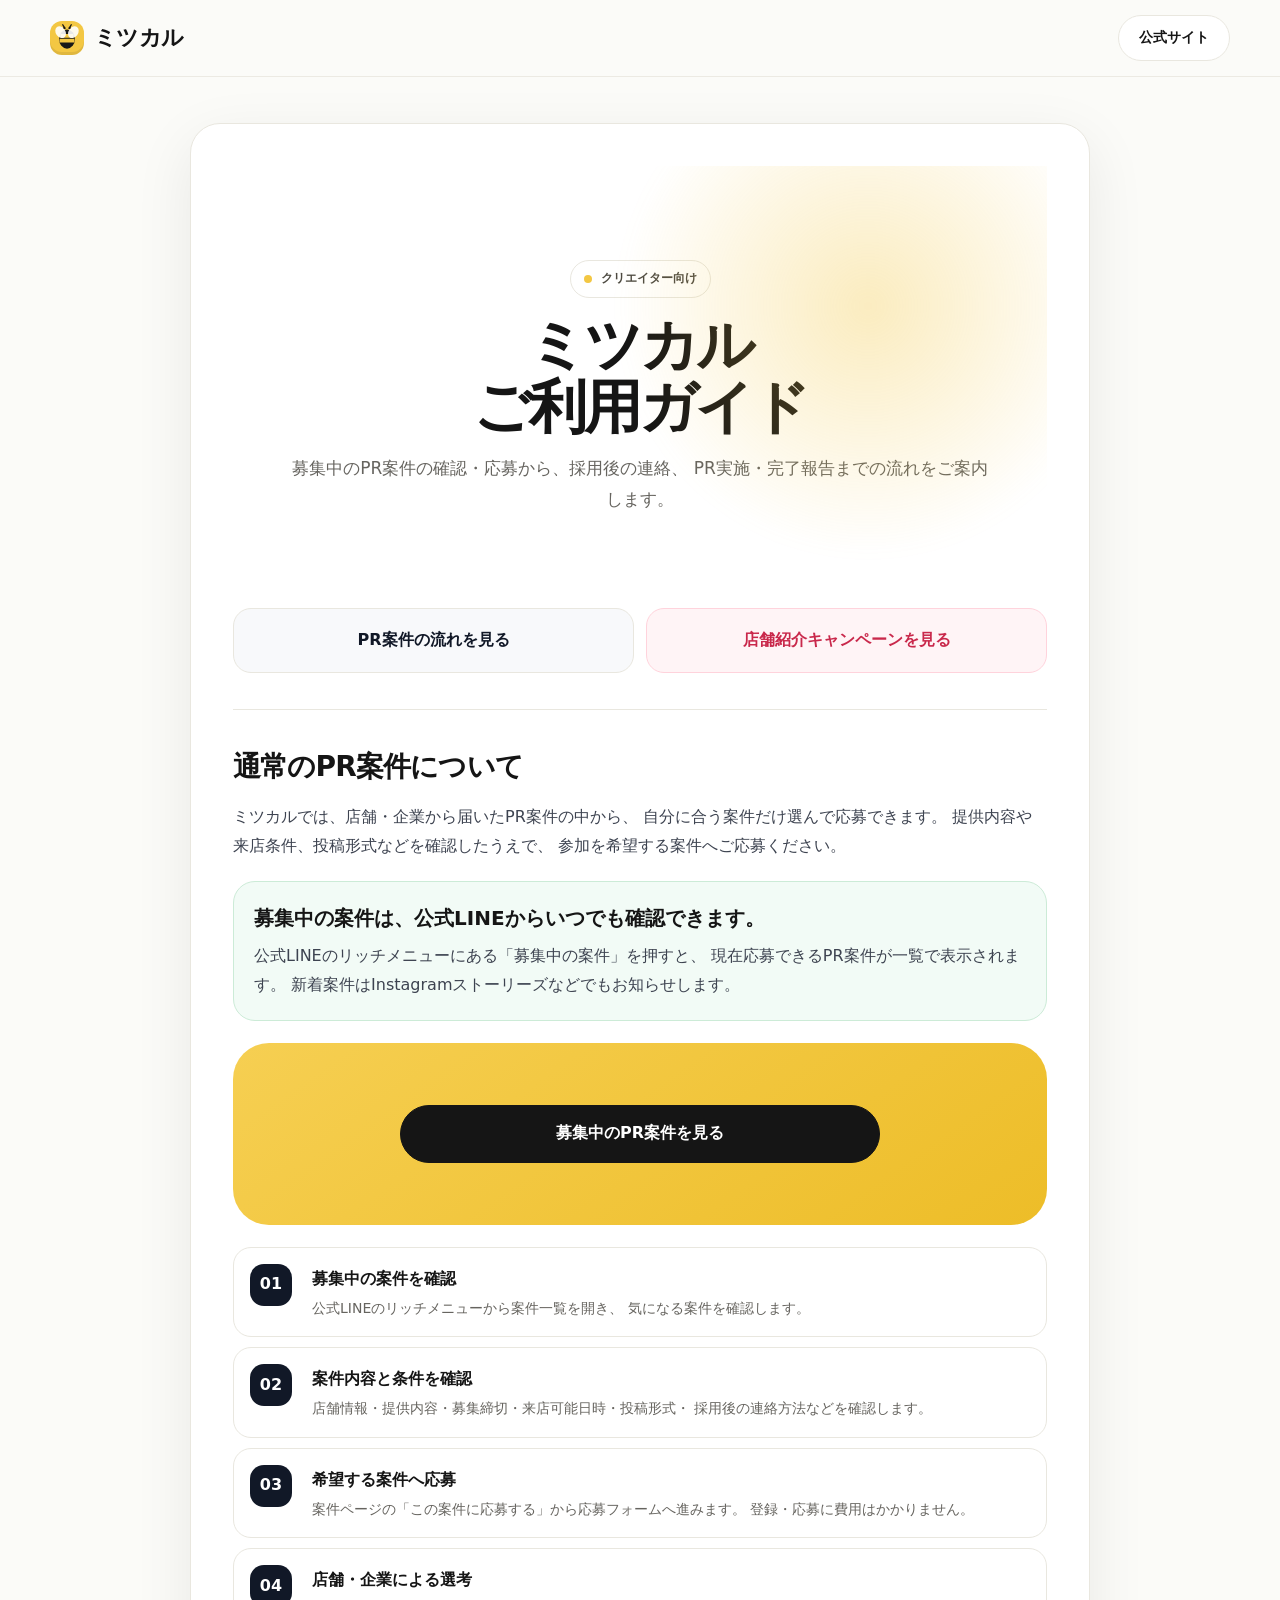
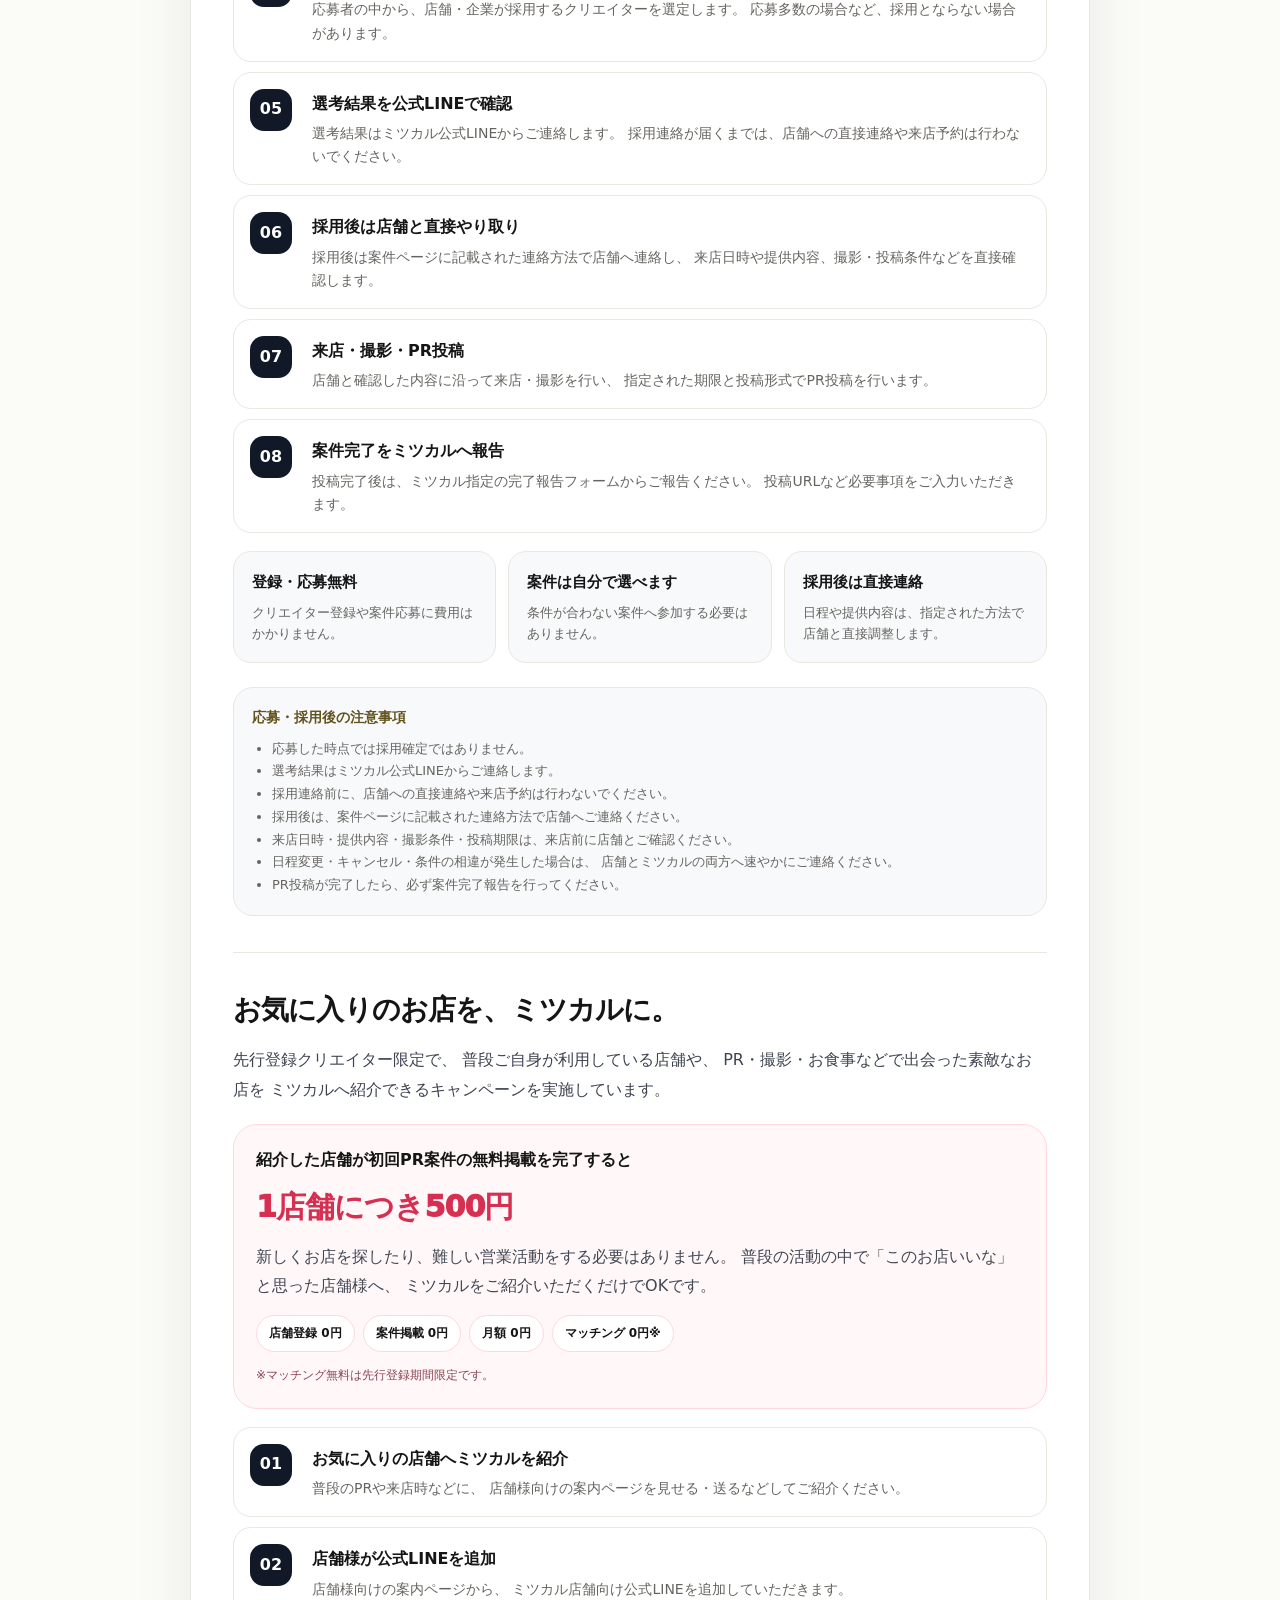
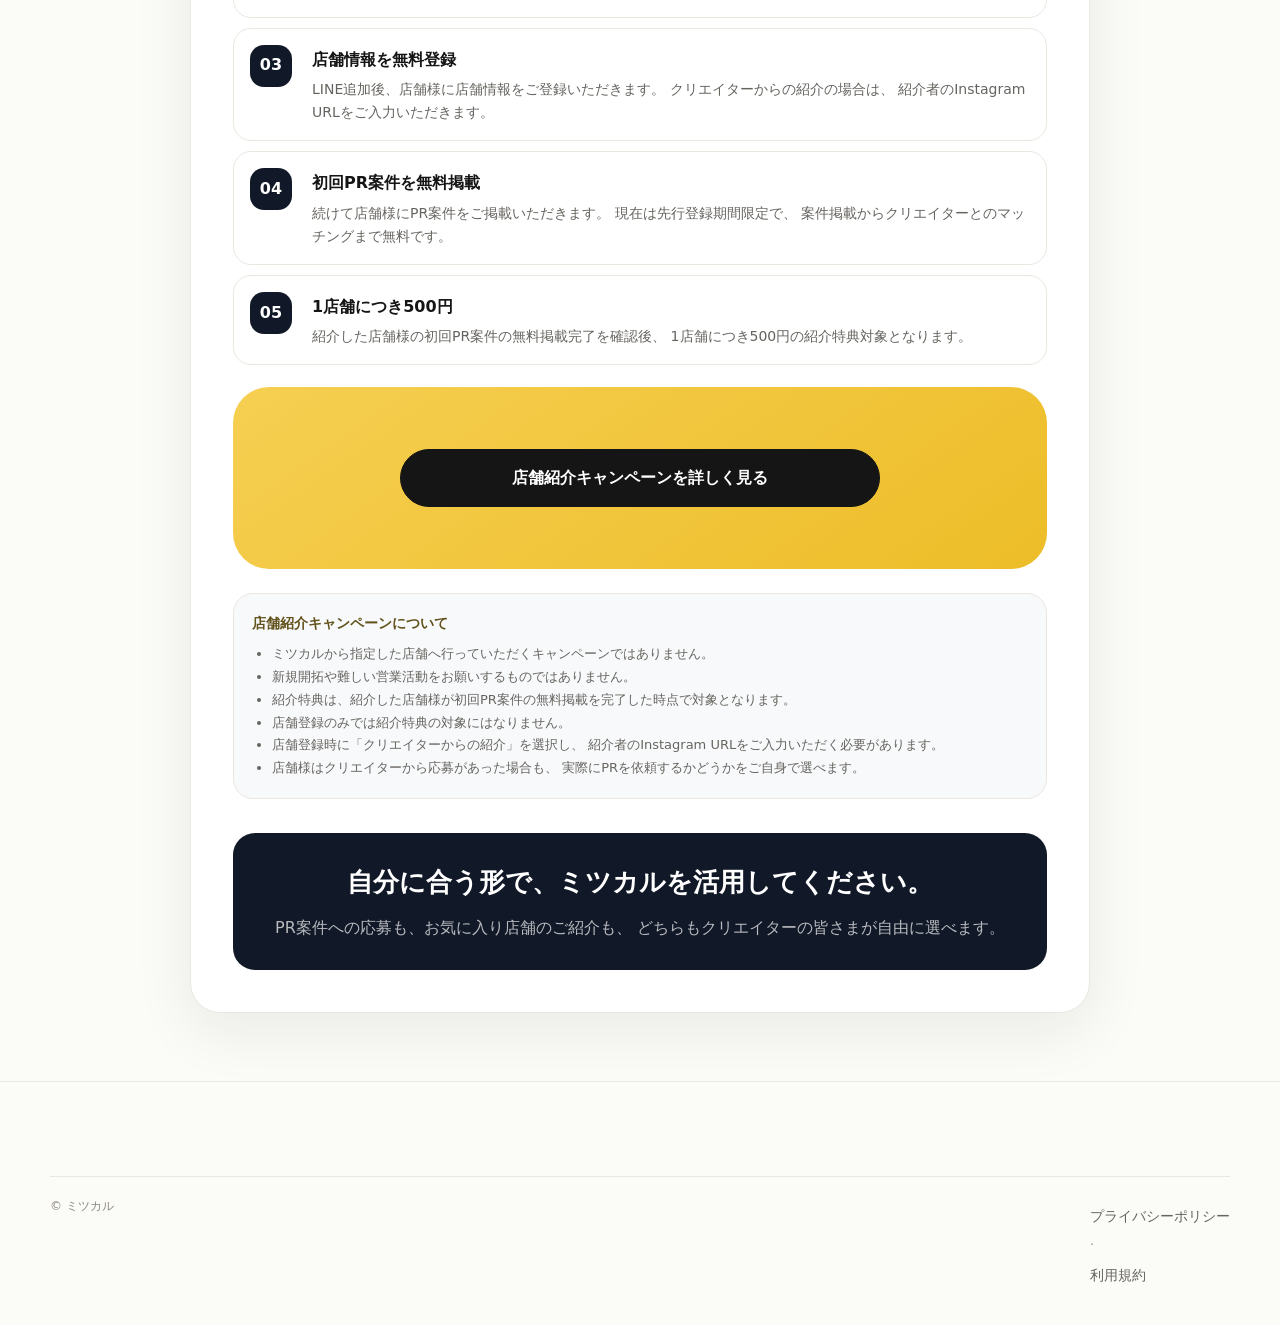
<file: creator-guide.html>
<!DOCTYPE html>
<html lang="ja">
<head>
<meta charset="utf-8"/>
<meta name="viewport" content="width=device-width,initial-scale=1"/>

<title>クリエイターご利用ガイド｜ミツカル</title>

<link rel="canonical" href="https://www.mitscal.jp/creator-guide.html"/>

<meta name="description" content="ミツカルのクリエイター向けご利用ガイド。募集中のPR案件の確認・応募から、採用後の店舗との連絡、PR実施・完了報告までの流れをご案内します。"/>

<meta property="og:type" content="website"/>
<meta property="og:site_name" content="ミツカル"/>
<meta property="og:title" content="クリエイターご利用ガイド｜ミツカル"/>
<meta property="og:description" content="募集中のPR案件の確認・応募から、採用後の連絡、PR実施・完了報告までの流れをご案内します。"/>
<meta property="og:url" content="https://www.mitscal.jp/creator-guide.html"/>

<meta name="twitter:card" content="summary"/>

<link href="assets/styles.css" rel="stylesheet"/>
<link href="assets/bee.svg" rel="icon"/>

<style>
.guide-wrap{
  padding:46px 0 28px
}

.guide-card{
  max-width:900px;
  margin:auto;
  background:#fff;
  border:1px solid var(--line);
  border-radius:30px;
  padding:42px;
  box-shadow:var(--shadow)
}

.hero{
  text-align:center
}

.hero h1{
  font-size:clamp(36px,6vw,58px);
  line-height:1.08;
  margin:16px 0 14px;
  letter-spacing:-.05em
}

.hero p{
  max-width:700px;
  margin:0 auto;
  color:var(--muted);
  font-size:17px;
  line-height:1.8
}

.guide-tabs{
  display:grid;
  grid-template-columns:1fr 1fr;
  gap:12px;
  margin:30px 0
}

.guide-tabs a{
  display:block;
  text-decoration:none;
  border:1px solid var(--line);
  border-radius:18px;
  padding:18px;
  background:#f8f9fb;
  color:#111827;
  font-weight:900;
  text-align:center
}

.guide-tabs a.campaign{
  background:#fff4f6;
  border-color:#ffd3dc;
  color:#c9284b
}

.section-box{
  margin-top:36px;
  padding-top:34px;
  border-top:1px solid var(--line)
}

.section-box h2{
  font-size:28px;
  margin:0 0 12px;
  letter-spacing:-.03em
}

.section-box .intro{
  color:#3d4350;
  line-height:1.85;
  margin:0 0 20px
}

.line-highlight{
  margin:18px 0 22px;
  padding:20px;
  border-radius:22px;
  background:#f2fbf6;
  border:1px solid #ccebd7
}

.line-highlight strong{
  display:block;
  font-size:20px;
  margin-bottom:7px
}

.line-highlight p{
  margin:0;
  color:#3d4350;
  line-height:1.8
}

.flow{
  display:grid;
  gap:10px
}

.flow-row{
  display:grid;
  grid-template-columns:48px 1fr;
  gap:14px;
  align-items:start;
  padding:16px;
  border:1px solid var(--line);
  border-radius:18px;
  background:#fff
}

.flow-icon{
  width:42px;
  height:42px;
  border-radius:14px;
  background:#111827;
  color:#fff;
  display:grid;
  place-items:center;
  font-weight:900
}

.flow-row b{
  display:block;
  margin:2px 0 5px
}

.flow-row p{
  margin:0;
  color:var(--muted);
  font-size:14px;
  line-height:1.65
}

.tip-grid{
  display:grid;
  grid-template-columns:repeat(3,1fr);
  gap:12px;
  margin-top:18px
}

.tip{
  border:1px solid var(--line);
  border-radius:18px;
  padding:18px;
  background:#f8f9fb
}

.tip h3{
  font-size:15px;
  margin:0 0 7px
}

.tip p{
  font-size:13px;
  line-height:1.65;
  color:var(--muted);
  margin:0
}

.campaign-box{
  margin-top:16px;
  background:#fff7f8;
  border:1px solid #ffd7df;
  border-radius:24px;
  padding:22px
}

.campaign-box .reward{
  font-size:30px;
  font-weight:950;
  color:#d62f51;
  letter-spacing:-.03em;
  margin:8px 0 12px
}

.badges{
  display:flex;
  gap:8px;
  flex-wrap:wrap;
  margin:14px 0
}

.badges span{
  padding:8px 12px;
  border-radius:999px;
  background:#fff;
  border:1px solid #ffd7df;
  font-size:12px;
  font-weight:850
}

.campaign-free-note{
  margin:12px 0 0;
  font-size:12px;
  color:#8a4655;
  line-height:1.6
}

.cta{
  display:flex;
  justify-content:center;
  margin-top:22px
}

.cta .btn{
  width:min(480px,100%);
  min-height:58px;
  font-size:16px
}

.notice{
  margin-top:24px;
  background:#f8f9fb;
  border:1px solid var(--line);
  border-radius:20px;
  padding:18px
}

.notice b{
  display:block;
  margin-bottom:8px
}

.notice ul{
  margin:0;
  padding-left:20px;
  color:var(--muted);
  font-size:13px;
  line-height:1.75
}

.bottom{
  text-align:center;
  margin-top:34px;
  padding:28px 20px;
  border-radius:22px;
  background:#111827;
  color:#fff
}

.bottom h2{
  margin:0 0 10px;
  font-size:26px
}

.bottom p{
  margin:0;
  color:rgba(255,255,255,.7);
  line-height:1.75
}

@media(max-width:700px){
  .guide-wrap{
    padding:24px 0 12px
  }

  .guide-card{
    padding:26px 18px;
    border-radius:24px
  }

  .hero h1{
    font-size:38px
  }

  .hero p{
    font-size:15px
  }

  .guide-tabs{
    grid-template-columns:1fr
  }

  .tip-grid{
    grid-template-columns:1fr
  }

  .section-box h2{
    font-size:23px
  }

  .line-highlight strong{
    font-size:18px
  }
}
</style>
</head>

<body>

<header class="header">
  <div class="container nav">

    <a class="brand" href="index.html">
      <span class="brand-mark">
        <img alt="" src="assets/bee.svg"/>
      </span>
      <span>ミツカル</span>
    </a>

    <div class="nav-actions">
      <a class="btn" href="https://www.mitscal.jp/">公式サイト</a>
    </div>

  </div>
</header>

<main class="guide-wrap">

  <div class="container">

    <section class="guide-card">

      <div class="hero">

        <span class="eyebrow">
          <span class="eyebrow-dot"></span>
          クリエイター向け
        </span>

        <h1>
          ミツカル<br/>
          ご利用ガイド
        </h1>

        <p>
          募集中のPR案件の確認・応募から、採用後の連絡、
          PR実施・完了報告までの流れをご案内します。
        </p>

      </div>

      <div class="guide-tabs">

        <a href="#pr">
          PR案件の流れを見る
        </a>

        <a class="campaign" href="#campaign">
          店舗紹介キャンペーンを見る
        </a>

      </div>

      <div class="section-box" id="pr">

        <h2>通常のPR案件について</h2>

        <p class="intro">
          ミツカルでは、店舗・企業から届いたPR案件の中から、
          自分に合う案件だけ選んで応募できます。
          提供内容や来店条件、投稿形式などを確認したうえで、
          参加を希望する案件へご応募ください。
        </p>

        <div class="line-highlight">

          <strong>
            募集中の案件は、公式LINEからいつでも確認できます。
          </strong>

          <p>
            公式LINEのリッチメニューにある「募集中の案件」を押すと、
            現在応募できるPR案件が一覧で表示されます。
            新着案件はInstagramストーリーズなどでもお知らせします。
          </p>

        </div>

        <div class="cta" style="margin:0 0 22px">

          <a
            class="btn btn-primary"
            href="https://www.mitscal.jp/projects.html"
          >
            募集中のPR案件を見る
          </a>

        </div>

        <div class="flow">

          <div class="flow-row">

            <div class="flow-icon">01</div>

            <div>

              <b>募集中の案件を確認</b>

              <p>
                公式LINEのリッチメニューから案件一覧を開き、
                気になる案件を確認します。
              </p>

            </div>

          </div>

          <div class="flow-row">

            <div class="flow-icon">02</div>

            <div>

              <b>案件内容と条件を確認</b>

              <p>
                店舗情報・提供内容・募集締切・来店可能日時・投稿形式・
                採用後の連絡方法などを確認します。
              </p>

            </div>

          </div>

          <div class="flow-row">

            <div class="flow-icon">03</div>

            <div>

              <b>希望する案件へ応募</b>

              <p>
                案件ページの「この案件に応募する」から応募フォームへ進みます。
                登録・応募に費用はかかりません。
              </p>

            </div>

          </div>

          <div class="flow-row">

            <div class="flow-icon">04</div>

            <div>

              <b>店舗・企業による選考</b>

              <p>
                応募者の中から、店舗・企業が採用するクリエイターを選定します。
                応募多数の場合など、採用とならない場合があります。
              </p>

            </div>

          </div>

          <div class="flow-row">

            <div class="flow-icon">05</div>

            <div>

              <b>選考結果を公式LINEで確認</b>

              <p>
                選考結果はミツカル公式LINEからご連絡します。
                採用連絡が届くまでは、店舗への直接連絡や来店予約は行わないでください。
              </p>

            </div>

          </div>

          <div class="flow-row">

            <div class="flow-icon">06</div>

            <div>

              <b>採用後は店舗と直接やり取り</b>

              <p>
                採用後は案件ページに記載された連絡方法で店舗へ連絡し、
                来店日時や提供内容、撮影・投稿条件などを直接確認します。
              </p>

            </div>

          </div>

          <div class="flow-row">

            <div class="flow-icon">07</div>

            <div>

              <b>来店・撮影・PR投稿</b>

              <p>
                店舗と確認した内容に沿って来店・撮影を行い、
                指定された期限と投稿形式でPR投稿を行います。
              </p>

            </div>

          </div>

          <div class="flow-row">

            <div class="flow-icon">08</div>

            <div>

              <b>案件完了をミツカルへ報告</b>

              <p>
                投稿完了後は、ミツカル指定の完了報告フォームからご報告ください。
                投稿URLなど必要事項をご入力いただきます。
              </p>

            </div>

          </div>

        </div>

        <div class="tip-grid">

          <div class="tip">

            <h3>登録・応募無料</h3>

            <p>
              クリエイター登録や案件応募に費用はかかりません。
            </p>

          </div>

          <div class="tip">

            <h3>案件は自分で選べます</h3>

            <p>
              条件が合わない案件へ参加する必要はありません。
            </p>

          </div>

          <div class="tip">

            <h3>採用後は直接連絡</h3>

            <p>
              日程や提供内容は、指定された方法で店舗と直接調整します。
            </p>

          </div>

        </div>

        <div class="notice">

          <b>応募・採用後の注意事項</b>

          <ul>

            <li>
              応募した時点では採用確定ではありません。
            </li>

            <li>
              選考結果はミツカル公式LINEからご連絡します。
            </li>

            <li>
              採用連絡前に、店舗への直接連絡や来店予約は行わないでください。
            </li>

            <li>
              採用後は、案件ページに記載された連絡方法で店舗へご連絡ください。
            </li>

            <li>
              来店日時・提供内容・撮影条件・投稿期限は、来店前に店舗とご確認ください。
            </li>

            <li>
              日程変更・キャンセル・条件の相違が発生した場合は、
              店舗とミツカルの両方へ速やかにご連絡ください。
            </li>

            <li>
              PR投稿が完了したら、必ず案件完了報告を行ってください。
            </li>

          </ul>

        </div>

      </div>

      <div class="section-box" id="campaign">

        <h2>お気に入りのお店を、ミツカルに。</h2>

        <p class="intro">
          先行登録クリエイター限定で、
          普段ご自身が利用している店舗や、
          PR・撮影・お食事などで出会った素敵なお店を
          ミツカルへ紹介できるキャンペーンを実施しています。
        </p>

        <div class="campaign-box">

          <div style="font-weight:900">
            紹介した店舗が初回PR案件の無料掲載を完了すると
          </div>

          <div class="reward">
            1店舗につき500円
          </div>

          <p style="margin:0;line-height:1.8;color:#424754">
            新しくお店を探したり、難しい営業活動をする必要はありません。
            普段の活動の中で「このお店いいな」と思った店舗様へ、
            ミツカルをご紹介いただくだけでOKです。
          </p>

          <div class="badges">

            <span>店舗登録 0円</span>

            <span>案件掲載 0円</span>

            <span>月額 0円</span>

            <span>マッチング 0円※</span>

          </div>

          <p class="campaign-free-note">
            ※マッチング無料は先行登録期間限定です。
          </p>

        </div>

        <div class="flow" style="margin-top:18px">

          <div class="flow-row">

            <div class="flow-icon">01</div>

            <div>

              <b>お気に入りの店舗へミツカルを紹介</b>

              <p>
                普段のPRや来店時などに、
                店舗様向けの案内ページを見せる・送るなどしてご紹介ください。
              </p>

            </div>

          </div>

          <div class="flow-row">

            <div class="flow-icon">02</div>

            <div>

              <b>店舗様が公式LINEを追加</b>

              <p>
                店舗様向けの案内ページから、
                ミツカル店舗向け公式LINEを追加していただきます。
              </p>

            </div>

          </div>

          <div class="flow-row">

            <div class="flow-icon">03</div>

            <div>

              <b>店舗情報を無料登録</b>

              <p>
                LINE追加後、店舗様に店舗情報をご登録いただきます。
                クリエイターからの紹介の場合は、
                紹介者のInstagram URLをご入力いただきます。
              </p>

            </div>

          </div>

          <div class="flow-row">

            <div class="flow-icon">04</div>

            <div>

              <b>初回PR案件を無料掲載</b>

              <p>
                続けて店舗様にPR案件をご掲載いただきます。
                現在は先行登録期間限定で、
                案件掲載からクリエイターとのマッチングまで無料です。
              </p>

            </div>

          </div>

          <div class="flow-row">

            <div class="flow-icon">05</div>

            <div>

              <b>1店舗につき500円</b>

              <p>
                紹介した店舗様の初回PR案件の無料掲載完了を確認後、
                1店舗につき500円の紹介特典対象となります。
              </p>

            </div>

          </div>

        </div>

        <div class="cta">

          <a
            class="btn btn-primary"
            href="https://www.mitscal.jp/creator-campaign.html"
          >
            店舗紹介キャンペーンを詳しく見る
          </a>

        </div>

        <div class="notice">

          <b>店舗紹介キャンペーンについて</b>

          <ul>

            <li>
              ミツカルから指定した店舗へ行っていただくキャンペーンではありません。
            </li>

            <li>
              新規開拓や難しい営業活動をお願いするものではありません。
            </li>

            <li>
              紹介特典は、紹介した店舗様が初回PR案件の無料掲載を完了した時点で対象となります。
            </li>

            <li>
              店舗登録のみでは紹介特典の対象にはなりません。
            </li>

            <li>
              店舗登録時に「クリエイターからの紹介」を選択し、
              紹介者のInstagram URLをご入力いただく必要があります。
            </li>

            <li>
              店舗様はクリエイターから応募があった場合も、
              実際にPRを依頼するかどうかをご自身で選べます。
            </li>

          </ul>

        </div>

      </div>

      <div class="bottom">

        <h2>
          自分に合う形で、ミツカルを活用してください。
        </h2>

        <p>
          PR案件への応募も、お気に入り店舗のご紹介も、
          どちらもクリエイターの皆さまが自由に選べます。
        </p>

      </div>

    </section>

  </div>

</main>

<footer class="footer" style="margin-top:40px">

  <div class="container">

    <div class="copyright">

      <span>© ミツカル</span>

      <span>
        <a href="privacy.html">プライバシーポリシー</a> ·
        <a href="terms.html">利用規約</a>
      </span>

    </div>

  </div>

</footer>

</body>
</html>
</file>
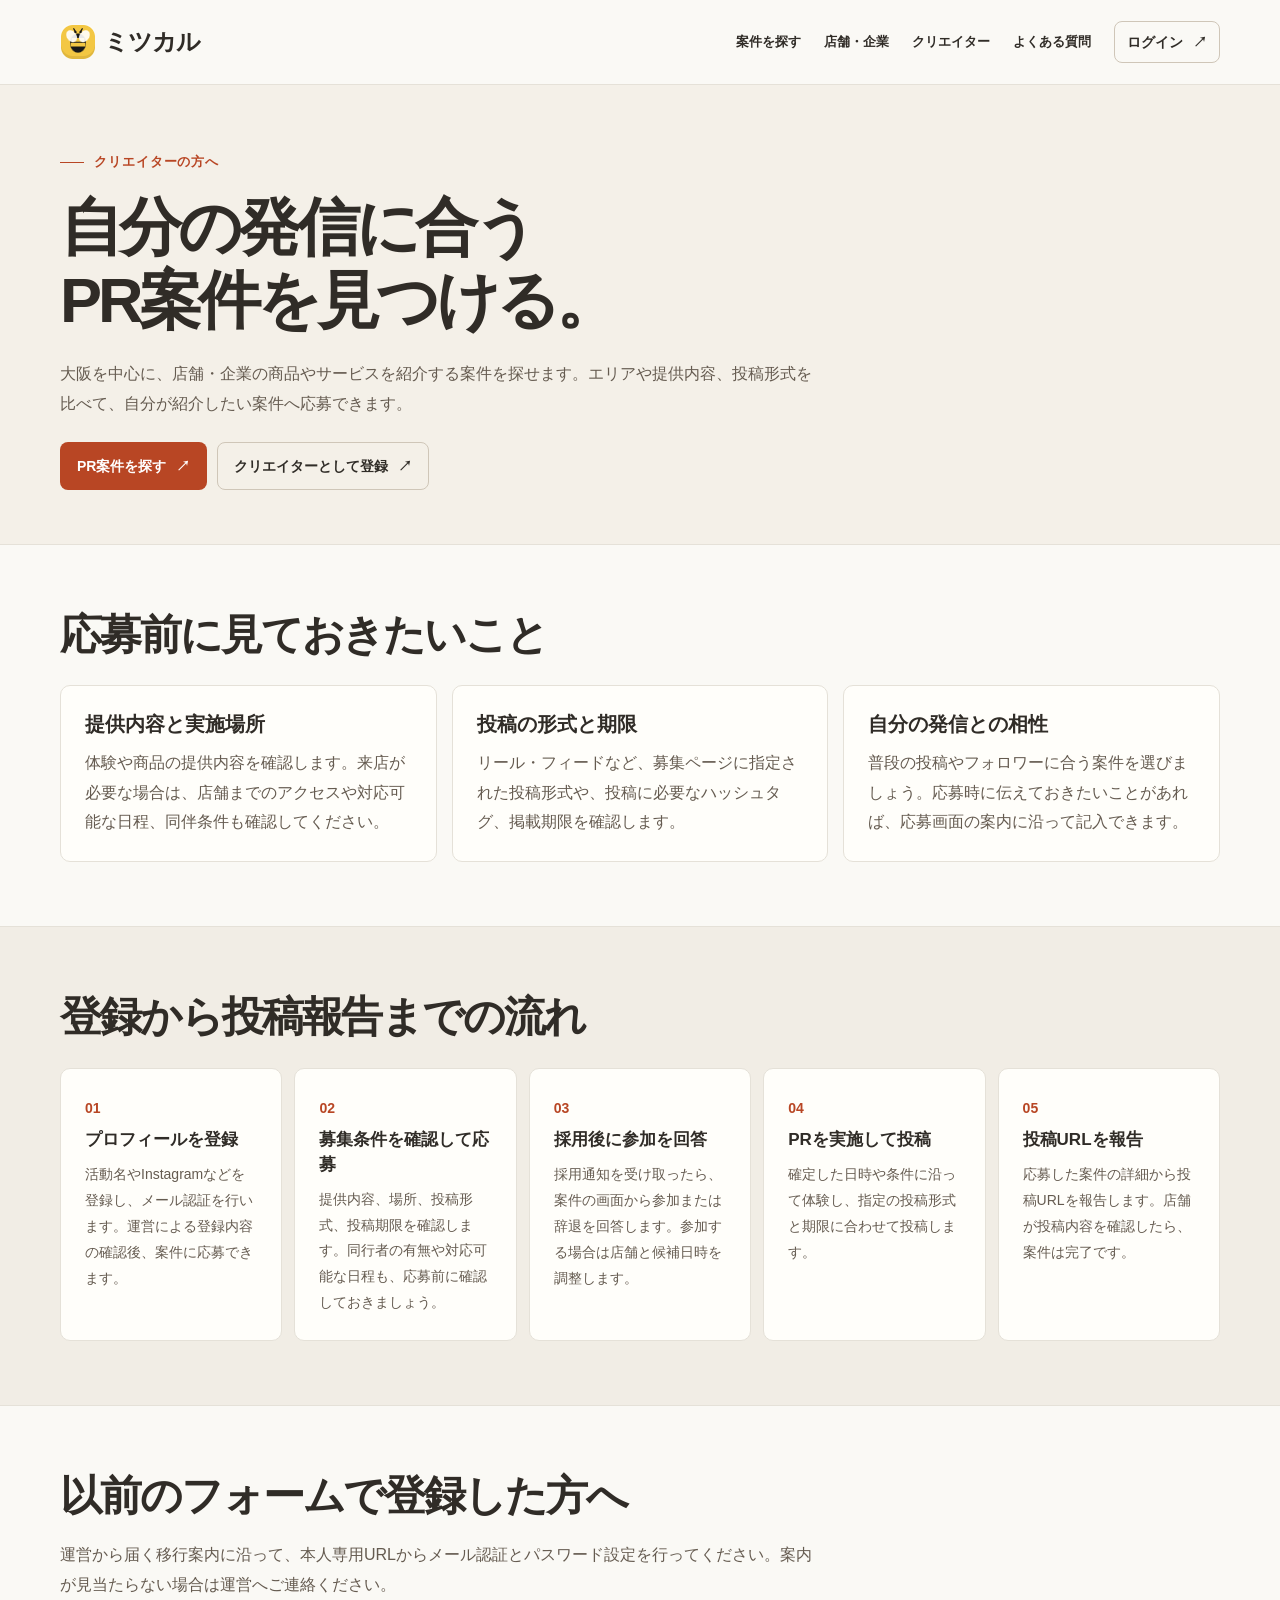
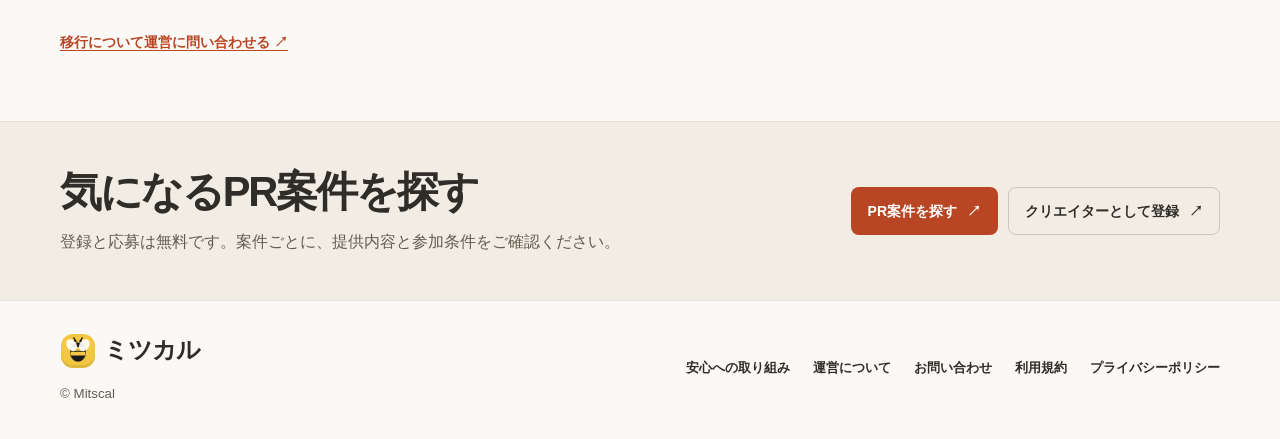
<file: creator.html>
<!doctype html>
<html lang="ja">
<head>
<meta charset="utf-8"><meta name="viewport" content="width=device-width,initial-scale=1">
<title>クリエイター向け｜PR案件の探し方｜ミツカル</title>
<meta name="description" content="大阪を中心にPR案件を検索・応募。提供内容や投稿形式の確認から、日程調整と投稿報告までの利用方法をご案内します。">
<link rel="canonical" href="https://www.mitscal.jp/creator.html">
<meta property="og:title" content="クリエイター向け｜PR案件の探し方｜ミツカル"><meta property="og:description" content="大阪を中心にPR案件を検索・応募。提供内容や投稿形式の確認から、日程調整と投稿報告までの利用方法をご案内します。"><meta property="og:type" content="website"><meta property="og:url" content="https://www.mitscal.jp/creator.html">
<link rel="icon" href="./assets/bee.svg">
<link rel="stylesheet" href="./assets/mitscal.css">
</head>
<body>
<a class="skip" href="#main">本文へ移動</a>
<header class="site-header"><div class="head wrap">
<a class="brand" href="./index.html"><span class="bee" aria-hidden="true"></span>ミツカル</a>
<nav class="nav" aria-label="メインメニュー"><a href="https://mitscal.jp/projects">案件を探す</a><a href="./business.html">店舗・企業</a><a href="./creator.html">クリエイター</a><a href="./faq.html">よくある質問</a><a class="button alt" href="https://mitscal.jp/login">ログイン <span aria-hidden="true">↗</span></a>
</nav>
</div>
</header>
<main id="main">
<section class="subhero"><div class="wrap">
<p class="eyebrow">クリエイターの方へ</p>
<h1>自分の発信に合う<br>PR案件を見つける。</h1>
<p class="lead">大阪を中心に、店舗・企業の商品やサービスを紹介する案件を探せます。エリアや提供内容、投稿形式を比べて、自分が紹介したい案件へ応募できます。</p><div class="actions"><a class="button " href="https://mitscal.jp/projects">PR案件を探す <span aria-hidden="true">↗</span></a><a class="button alt" href="https://mitscal.jp/register/creator">クリエイターとして登録 <span aria-hidden="true">↗</span></a></div></div>
</section>
<section class="section "><div class="wrap">
<h2>応募前に見ておきたいこと</h2><div class="roles three">
<article class="panel">
<h3>提供内容と実施場所</h3>
<p>体験や商品の提供内容を確認します。来店が必要な場合は、店舗までのアクセスや対応可能な日程、同伴条件も確認してください。</p>
</article>
<article class="panel">
<h3>投稿の形式と期限</h3>
<p>リール・フィードなど、募集ページに指定された投稿形式や、投稿に必要なハッシュタグ、掲載期限を確認します。</p>
</article>
<article class="panel">
<h3>自分の発信との相性</h3>
<p>普段の投稿やフォロワーに合う案件を選びましょう。応募時に伝えておきたいことがあれば、応募画面の案内に沿って記入できます。</p>
</article></div></div>
</section>
<section class="section soft"><div class="wrap">
<h2>登録から投稿報告までの流れ</h2>
<ol class="steps">
<li>
<h3>プロフィールを登録</h3>
<p>活動名やInstagramなどを登録し、メール認証を行います。運営による登録内容の確認後、案件に応募できます。</p>
</li>
<li>
<h3>募集条件を確認して応募</h3>
<p>提供内容、場所、投稿形式、投稿期限を確認します。同行者の有無や対応可能な日程も、応募前に確認しておきましょう。</p>
</li>
<li>
<h3>採用後に参加を回答</h3>
<p>採用通知を受け取ったら、案件の画面から参加または辞退を回答します。参加する場合は店舗と候補日時を調整します。</p>
</li>
<li>
<h3>PRを実施して投稿</h3>
<p>確定した日時や条件に沿って体験し、指定の投稿形式と期限に合わせて投稿します。</p>
</li>
<li>
<h3>投稿URLを報告</h3>
<p>応募した案件の詳細から投稿URLを報告します。店舗が投稿内容を確認したら、案件は完了です。</p>
</li>
</ol></div>
</section>
<section class="section "><div class="wrap">
<h2>以前のフォームで登録した方へ</h2>
<p class="section-intro">運営から届く移行案内に沿って、本人専用URLからメール認証とパスワード設定を行ってください。案内が見当たらない場合は運営へご連絡ください。</p><a class="underlink" href="./contact.html">移行について運営に問い合わせる <span aria-hidden="true">↗</span></a></div>
</section>
<section class="cta"><div class="wrap"><div>
<h2>気になるPR案件を探す</h2>
<p>登録と応募は無料です。案件ごとに、提供内容と参加条件をご確認ください。</p></div><div class="actions"><a class="button " href="https://mitscal.jp/projects">PR案件を探す <span aria-hidden="true">↗</span></a><a class="button alt" href="https://mitscal.jp/register/creator">クリエイターとして登録 <span aria-hidden="true">↗</span></a></div></div>
</section>
</main>
<footer class="foot"><div class="wrap">
<div><a class="brand" href="./index.html"><span class="bee" aria-hidden="true"></span>ミツカル</a><small>© Mitscal</small></div>
<nav aria-label="フッター"><a href="./safety.html">安心への取り組み</a><a href="./about.html">運営について</a><a href="./contact.html">お問い合わせ</a><a href="https://www.mitscal.jp/terms.html">利用規約</a><a href="https://www.mitscal.jp/privacy.html">プライバシーポリシー</a>
</nav>
</div>
</footer>
</body></html>
</file>
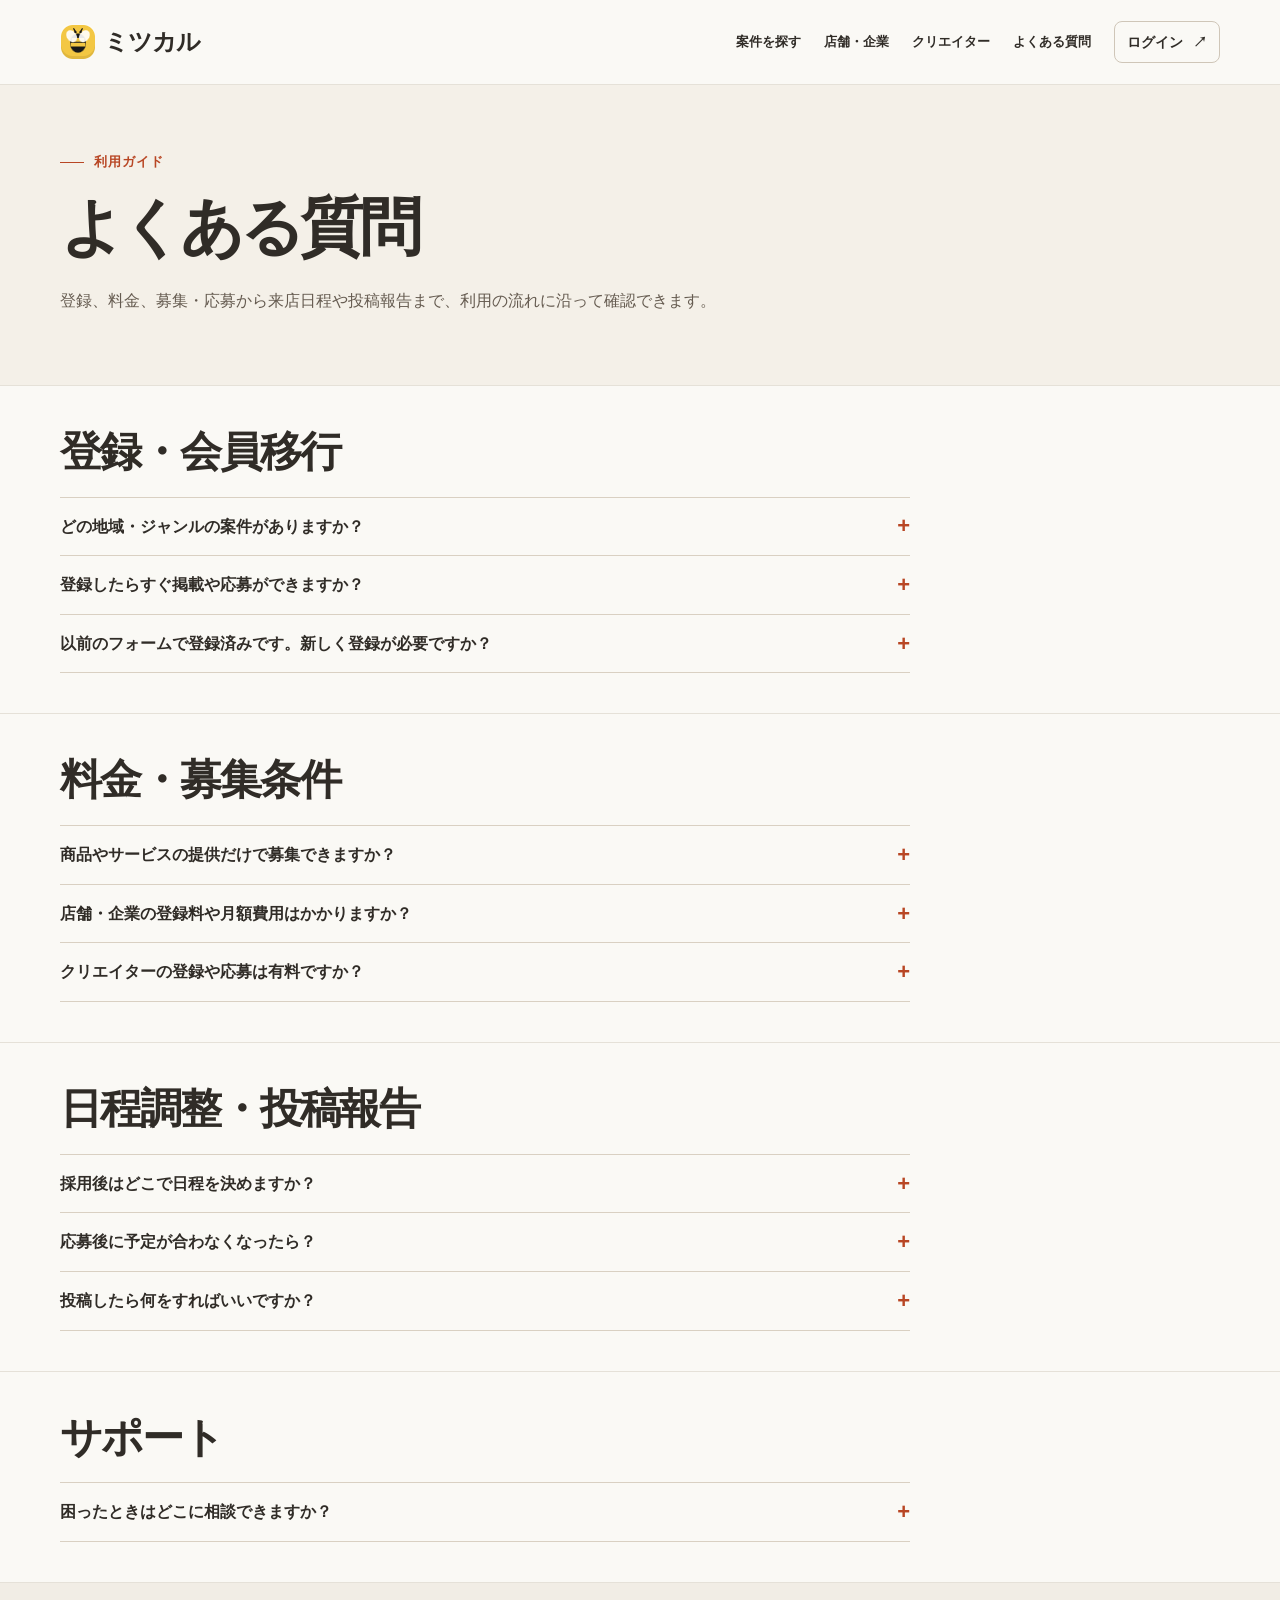
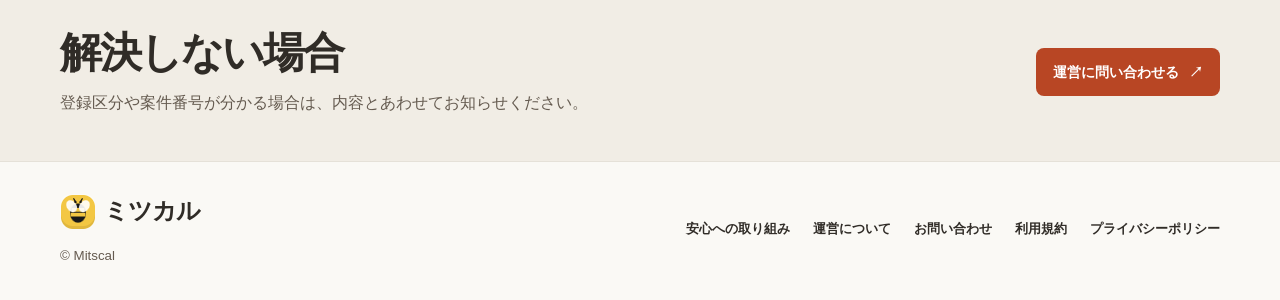
<file: faq.html>
<!doctype html>
<html lang="ja">
<head>
<meta charset="utf-8"><meta name="viewport" content="width=device-width,initial-scale=1">
<title>よくある質問｜ミツカル</title>
<meta name="description" content="ミツカルの登録、料金、会員移行、掲載・応募、日程調整と投稿報告について。">
<link rel="canonical" href="https://www.mitscal.jp/faq.html">
<meta property="og:title" content="よくある質問｜ミツカル"><meta property="og:description" content="ミツカルの登録、料金、会員移行、掲載・応募、日程調整と投稿報告について。"><meta property="og:type" content="website"><meta property="og:url" content="https://www.mitscal.jp/faq.html">
<link rel="icon" href="./assets/bee.svg">
<link rel="stylesheet" href="./assets/mitscal.css">
</head>
<body>
<a class="skip" href="#main">本文へ移動</a>
<header class="site-header"><div class="head wrap">
<a class="brand" href="./index.html"><span class="bee" aria-hidden="true"></span>ミツカル</a>
<nav class="nav" aria-label="メインメニュー"><a href="https://mitscal.jp/projects">案件を探す</a><a href="./business.html">店舗・企業</a><a href="./creator.html">クリエイター</a><a href="./faq.html">よくある質問</a><a class="button alt" href="https://mitscal.jp/login">ログイン <span aria-hidden="true">↗</span></a>
</nav>
</div>
</header>
<main id="main">
<section class="subhero"><div class="wrap">
<p class="eyebrow">利用ガイド</p>
<h1>よくある質問</h1>
<p class="lead">登録、料金、募集・応募から来店日程や投稿報告まで、利用の流れに沿って確認できます。</p></div>
</section>
<section class="section faq-section"><div class="wrap">
<h2>登録・会員移行</h2><div class="faq">
<details><summary>どの地域・ジャンルの案件がありますか？</summary>
<p>大阪を中心に、店舗・企業の商品やサービスを紹介するPR案件を取り扱います。実施場所、提供内容、応募条件は各案件で確認できます。</p>
</details>
<details><summary>登録したらすぐ掲載や応募ができますか？</summary>
<p>メール認証のあと、運営が登録内容を確認します。承認されると、店舗・企業は案件の掲載、クリエイターは案件への応募ができます。</p>
</details>
<details><summary>以前のフォームで登録済みです。新しく登録が必要ですか？</summary>
<p>運営から届く移行案内に沿って、本人専用URLからメール認証とパスワード設定を行ってください。案内が見当たらない場合は運営へご連絡ください。</p>
</details></div></div>
</section>
<section class="section faq-section"><div class="wrap">
<h2>料金・募集条件</h2><div class="faq">
<details><summary>商品やサービスの提供だけで募集できますか？</summary>
<p>はい。商品やサービスの提供を条件に募集できます。何を提供するか、どんな形式の投稿を希望するかを、募集ページに記載してください。</p>
</details>
<details><summary>店舗・企業の登録料や月額費用はかかりますか？</summary>
<p>店舗・企業の登録料と月額固定費は0円です。案件掲載と採用にはチケットを使用します。購入手続きは必要なときに行う方式です。</p>
</details>
<details><summary>クリエイターの登録や応募は有料ですか？</summary>
<p>クリエイターの登録と案件への応募は無料です。案件ごとの提供内容や、実施・投稿に必要な条件を確認してからご応募ください。</p>
</details></div></div>
</section>
<section class="section faq-section"><div class="wrap">
<h2>日程調整・投稿報告</h2><div class="faq">
<details><summary>採用後はどこで日程を決めますか？</summary>
<p>参加回答後、案件の詳細画面で候補日時の提案と確定ができます。確定後に都合が変わったときも、案件画面から日時変更を申請できます。</p>
</details>
<details><summary>応募後に予定が合わなくなったら？</summary>
<p>選考前の応募は応募した案件の詳細から取り消せます。参加確定後は、日程変更やキャンセルの手続きを案件画面でご確認ください。</p>
</details>
<details><summary>投稿したら何をすればいいですか？</summary>
<p>応募した案件の詳細から投稿URLを報告してください。店舗・企業は届いたURLから投稿内容を確認できます。</p>
</details></div></div>
</section>
<section class="section faq-section"><div class="wrap">
<h2>サポート</h2><div class="faq">
<details><summary>困ったときはどこに相談できますか？</summary>
<p>案件番号と困っている内容を添えて、ミツカル運営へお問い合わせください。進行状況を確認して対応します。</p>
</details></div></div>
</section>
<section class="cta"><div class="wrap"><div>
<h2>解決しない場合</h2>
<p>登録区分や案件番号が分かる場合は、内容とあわせてお知らせください。</p></div><div class="actions"><a class="button " href="./contact.html">運営に問い合わせる <span aria-hidden="true">↗</span></a></div></div>
</section>
</main>
<footer class="foot"><div class="wrap">
<div><a class="brand" href="./index.html"><span class="bee" aria-hidden="true"></span>ミツカル</a><small>© Mitscal</small></div>
<nav aria-label="フッター"><a href="./safety.html">安心への取り組み</a><a href="./about.html">運営について</a><a href="./contact.html">お問い合わせ</a><a href="https://www.mitscal.jp/terms.html">利用規約</a><a href="https://www.mitscal.jp/privacy.html">プライバシーポリシー</a>
</nav>
</div>
</footer>
</body></html>
</file>
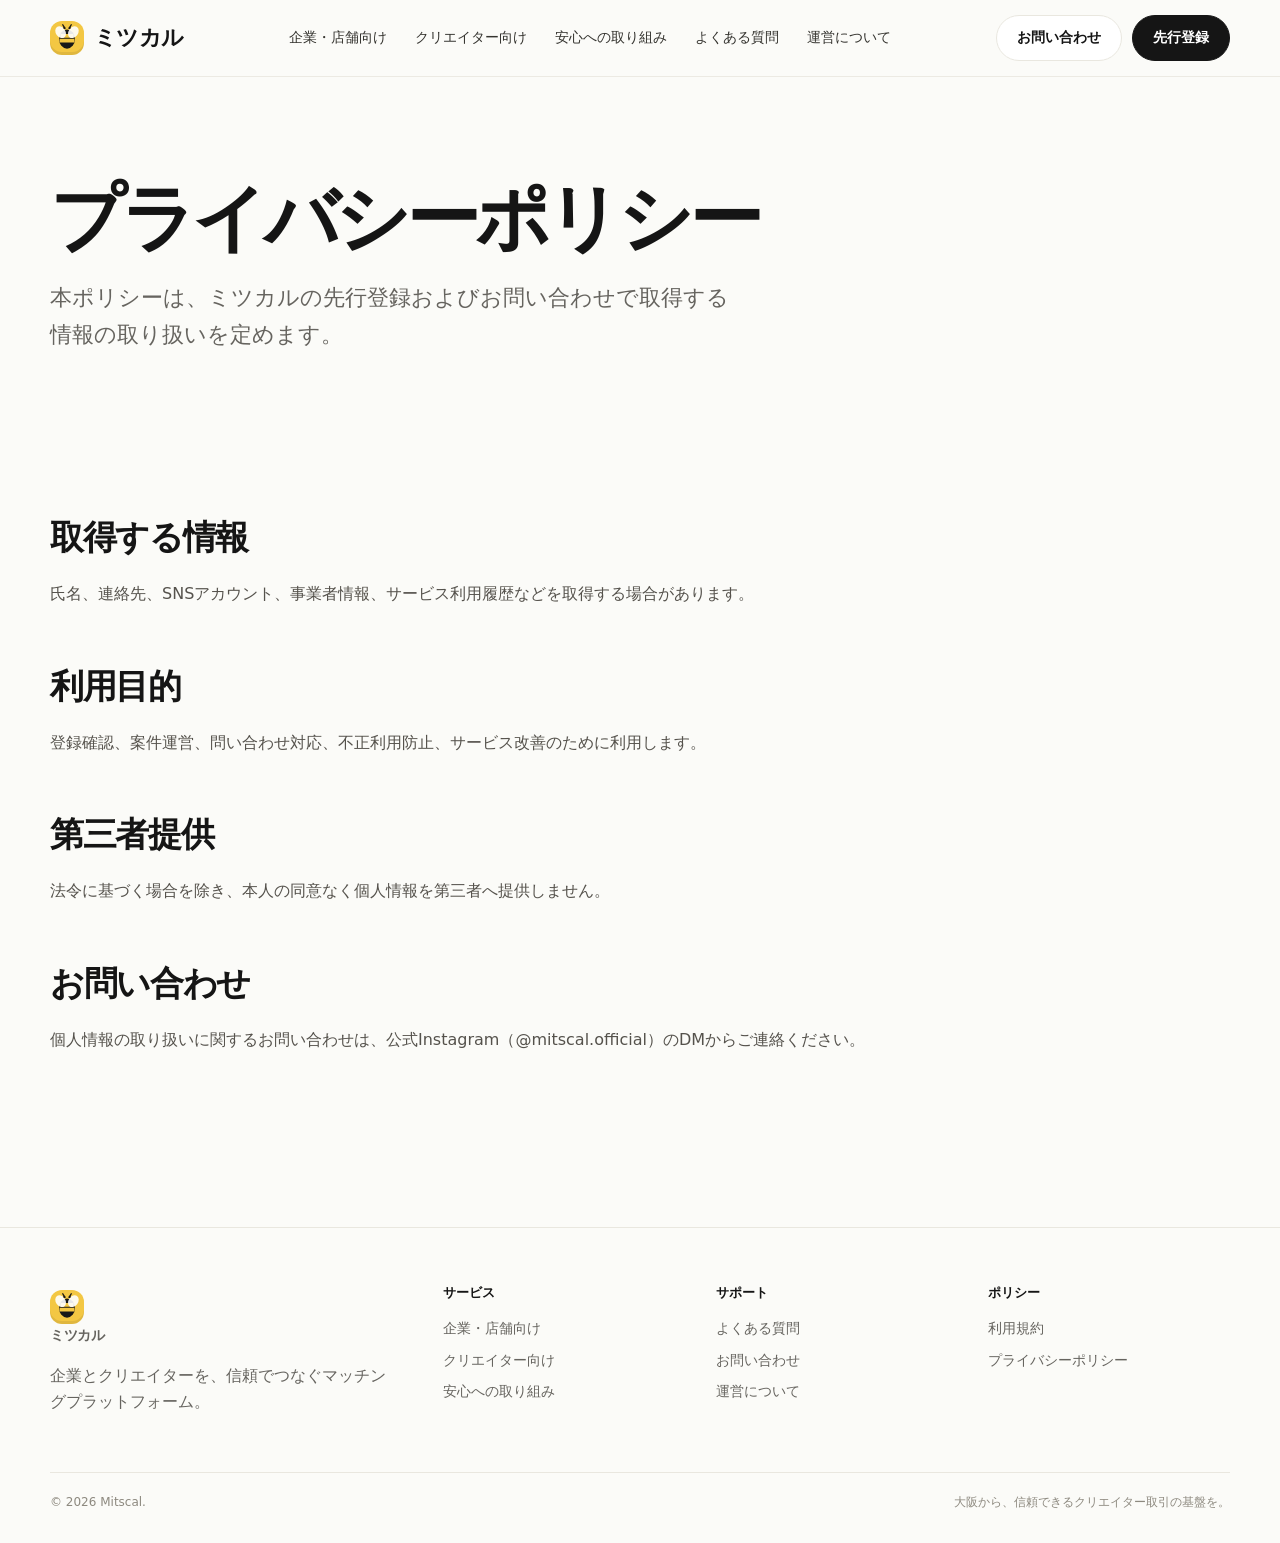
<file: privacy.html>
<!DOCTYPE html>
<html lang="ja"><head><meta charset="utf-8"/><meta content="width=device-width,initial-scale=1" name="viewport"/><title>プライバシーポリシー | ミツカル</title><link rel="canonical" href="https://www.mitscal.jp/privacy.html"><meta content="企業とクリエイターを信頼でつなぐマッチングプラットフォーム、ミツカル。" name="description"/><link href="assets/styles.css" rel="stylesheet"/><link href="assets/bee.svg" rel="icon"/><script type="application/ld+json">{"@context":"https://schema.org","@type":"Organization","name":"ミツカル","description":"企業とクリエイターを信頼でつなぐマッチングプラットフォーム"}</script></head><body><header class="header"><div class="container nav"><a class="brand" href="index.html"><span class="brand-mark"><img alt="" src="assets/bee.svg"/></span><span>ミツカル</span></a><nav class="nav-links"><a href="business.html">企業・店舗向け</a><a href="creator.html">クリエイター向け</a><a href="safety.html">安心への取り組み</a><a href="faq.html">よくある質問</a><a href="about.html">運営について</a></nav><div class="nav-actions"><a class="btn" href="contact.html">お問い合わせ</a><a class="btn btn-primary" href="https://docs.google.com/forms/d/e/1FAIpQLSd9fEor6Rpa2roGhLpYnTwO4DdrOsl6pdJsovyLWQH2B-IJPA/viewform?usp=header" rel="noopener noreferrer" target="_blank">先行登録</a></div></div></header><main><section class="page-hero"><div class="container"><h1>プライバシーポリシー</h1><p class="lead">本ポリシーは、ミツカルの先行登録およびお問い合わせで取得する情報の取り扱いを定めます。</p></div></section><section class="section-sm"><div class="container prose"><h2>取得する情報</h2><p>氏名、連絡先、SNSアカウント、事業者情報、サービス利用履歴などを取得する場合があります。</p><h2>利用目的</h2><p>登録確認、案件運営、問い合わせ対応、不正利用防止、サービス改善のために利用します。</p><h2>第三者提供</h2><p>法令に基づく場合を除き、本人の同意なく個人情報を第三者へ提供しません。</p><h2>お問い合わせ</h2><p>個人情報の取り扱いに関するお問い合わせは、公式Instagram（@mitscal.official）のDMからご連絡ください。</p></div></section></main><footer class="footer"><div class="container"><div class="footer-grid"><div><a class="brand" href="index.html"><span class="brand-mark"><img alt="" src="assets/bee.svg"/></span><span>ミツカル</span></a><p style="color:var(--muted);max-width:350px">企業とクリエイターを、信頼でつなぐマッチングプラットフォーム。</p></div><div><h4>サービス</h4><a href="business.html">企業・店舗向け</a><a href="creator.html">クリエイター向け</a><a href="safety.html">安心への取り組み</a></div><div><h4>サポート</h4><a href="faq.html">よくある質問</a><a href="contact.html">お問い合わせ</a><a href="about.html">運営について</a></div><div><h4>ポリシー</h4><a href="terms.html">利用規約</a><a href="privacy.html">プライバシーポリシー</a></div></div><div class="copyright"><span>© <span data-year=""></span> Mitscal.</span><span>大阪から、信頼できるクリエイター取引の基盤を。</span></div></div></footer><script src="assets/app.js"></script></body></html>
</file>
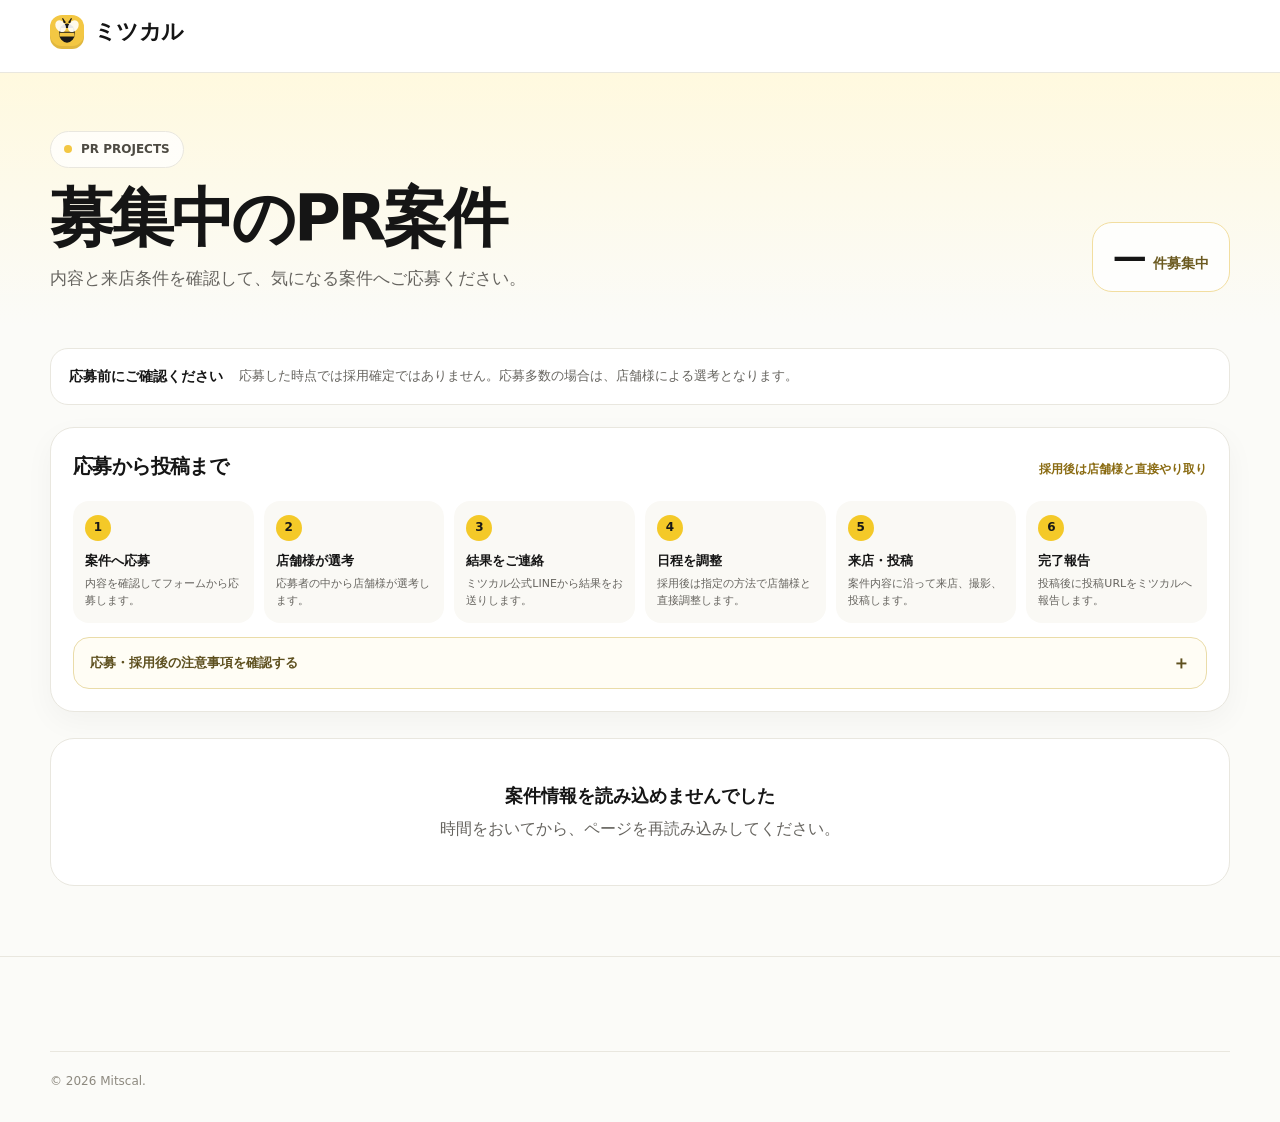
<file: projects.html>
<!DOCTYPE html>
<html lang="ja">
<head>
  <meta charset="utf-8"/>
  <meta name="viewport" content="width=device-width,initial-scale=1"/>

  <title>募集中のPR案件 | ミツカル</title>

  <link rel="canonical" href="https://www.mitscal.jp/projects.html"/>

  <meta
    name="description"
    content="ミツカルに掲載中のPR案件一覧。提供内容や来店条件を確認して、気になる案件へ応募できます。"
  />

  <meta property="og:type" content="website"/>
  <meta property="og:site_name" content="ミツカル"/>
  <meta property="og:title" content="募集中のPR案件 | ミツカル"/>
  <meta
    property="og:description"
    content="提供内容や来店条件を確認して、気になるPR案件へ応募できます。"
  />
  <meta property="og:url" content="https://www.mitscal.jp/projects.html"/>

  <link href="assets/styles.css" rel="stylesheet"/>
  <link href="assets/bee.svg" rel="icon"/>

  <style>
    .projects-page{
      min-height:70vh
    }

    .projects-simple-header{
      padding:14px 0;
      border-bottom:1px solid var(--line);
      background:#fff
    }

    .projects-simple-header .brand{
      display:inline-flex
    }

    .projects-head{
      padding:58px 0 34px;
      background:linear-gradient(
        180deg,
        #fff9df 0%,
        rgba(251,251,248,0) 100%
      )
    }

    .projects-head-inner{
      display:flex;
      align-items:flex-end;
      justify-content:space-between;
      gap:32px
    }

    .projects-head h1{
      font-size:clamp(38px,6vw,64px);
      margin:18px 0 12px;
      letter-spacing:-.055em
    }

    .projects-head p{
      margin:0;
      color:var(--muted);
      font-size:17px
    }

    .projects-count{
      display:flex;
      align-items:baseline;
      gap:8px;
      padding:16px 20px;
      border:1px solid #f2dea0;
      border-radius:20px;
      background:rgba(255,255,255,.82);
      white-space:nowrap
    }

    .projects-count strong{
      font-size:34px;
      line-height:1;
      letter-spacing:-.05em
    }

    .projects-count span{
      font-size:14px;
      font-weight:800;
      color:#6b5a20
    }

    .projects-list-section{
      padding:22px 0 70px
    }

    .projects-notice{
      display:flex;
      align-items:center;
      gap:16px;
      margin-bottom:22px;
      padding:16px 18px;
      border:1px solid var(--line);
      border-radius:18px;
      background:#fff
    }

    .projects-notice strong{
      white-space:nowrap;
      font-size:14px
    }

    .projects-notice span{
      color:var(--muted);
      font-size:13px
    }

    .application-guide{
      margin-bottom:26px;
      padding:22px;
      border:1px solid var(--line);
      border-radius:24px;
      background:#fff;
      box-shadow:0 10px 30px rgba(25,25,20,.04)
    }

    .application-guide-head{
      display:flex;
      align-items:baseline;
      justify-content:space-between;
      gap:16px;
      margin-bottom:18px
    }

    .application-guide-head h2{
      margin:0;
      font-size:20px;
      letter-spacing:-.03em
    }

    .application-guide-head span{
      color:#8a6b12;
      font-size:12px;
      font-weight:800
    }

    .application-steps{
      display:grid;
      grid-template-columns:repeat(6,minmax(0,1fr));
      gap:10px;
      margin:0;
      padding:0;
      list-style:none
    }

    .application-steps li{
      position:relative;
      min-width:0;
      padding:14px 12px;
      border-radius:16px;
      background:#faf9f5
    }

    .application-step-number{
      display:grid;
      place-items:center;
      width:26px;
      height:26px;
      margin-bottom:9px;
      border-radius:50%;
      background:#f4c928;
      color:#181818;
      font-size:12px;
      font-weight:900
    }

    .application-steps strong{
      display:block;
      margin-bottom:4px;
      font-size:13px
    }

    .application-steps p{
      margin:0;
      color:var(--muted);
      font-size:11px;
      line-height:1.55
    }

    .application-rules{
      margin-top:14px;
      border:1px solid #eadca9;
      border-radius:16px;
      background:#fffdf5
    }

    .application-rules summary{
      display:flex;
      align-items:center;
      justify-content:space-between;
      gap:12px;
      padding:14px 16px;
      cursor:pointer;
      color:#5e501f;
      font-size:13px;
      font-weight:800;
      list-style:none
    }

    .application-rules summary::-webkit-details-marker{
      display:none
    }

    .application-rules summary:after{
      content:"＋";
      font-size:18px;
      line-height:1
    }

    .application-rules[open] summary:after{
      content:"−"
    }

    .application-rules ul{
      display:grid;
      gap:7px;
      margin:0;
      padding:0 18px 16px 34px;
      color:#5d5a52;
      font-size:12px;
      line-height:1.65
    }

    .projects-grid{
      display:grid;
      grid-template-columns:repeat(3,minmax(0,1fr));
      gap:20px
    }

    .project-card{
      display:flex;
      flex-direction:column;
      overflow:hidden;
      border:1px solid var(--line);
      border-radius:26px;
      background:#fff;
      box-shadow:0 12px 36px rgba(25,25,20,.055)
    }

    .project-image{
      height:210px;
      position:relative;
      overflow:hidden
    }

    .project-image-photo img{
      width:100%;
      height:100%;
      object-fit:cover;
      object-position:center
    }

    .project-status{
      position:absolute;
      left:16px;
      top:16px;
      padding:7px 11px;
      border-radius:999px;
      background:#181818;
      color:#fff;
      font-size:12px;
      font-weight:800;
      box-shadow:0 6px 18px rgba(0,0,0,.16)
    }

    .project-status-closed{
      background:#77736a
    }

    .project-image-brand{
      display:grid;
      place-items:center;
      text-align:center;
      color:#fff;
      background:linear-gradient(145deg,#d9ad27,#6f5916)
    }

    .project-image-brand:before{
      content:"";
      position:absolute;
      inset:0;
      background:radial-gradient(
        circle at 72% 22%,
        rgba(255,255,255,.25),
        transparent 34%
      )
    }

    .project-image-brand>div{
      position:relative;
      display:grid;
      gap:5px;
      place-items:center
    }

    .project-image-brand>div span{
      display:grid;
      place-items:center;
      width:88px;
      height:88px;
      border:1px solid rgba(255,255,255,.52);
      border-radius:50%;
      font-family:serif;
      font-size:38px;
      line-height:1
    }

    .project-image-brand small{
      font-size:11px;
      font-weight:800;
      letter-spacing:.12em
    }

    .project-body{
      display:flex;
      flex:1;
      flex-direction:column;
      padding:22px
    }

    .project-id{
      font-size:12px;
      font-weight:800;
      color:#8c887f;
      letter-spacing:.04em
    }

    .project-body h2{
      font-size:22px;
      line-height:1.35;
      margin:7px 0 2px;
      letter-spacing:-.03em
    }

    .project-title{
      margin:0 0 18px;
      color:#4f4c46;
      font-size:14px;
      font-weight:700
    }

    .project-details{
      display:grid;
      gap:0;
      margin:0 0 16px;
      border-top:1px solid var(--line)
    }

    .project-details div{
      display:grid;
      grid-template-columns:78px 1fr;
      gap:9px;
      padding:10px 0;
      border-bottom:1px solid var(--line);
      font-size:13px
    }

    .project-details dt{
      font-weight:800;
      color:#77736a
    }

    .project-details dd{
      margin:0;
      color:#292824;
      overflow-wrap:anywhere
    }

    .project-extra{
      margin:0 0 16px;
      padding:12px 13px;
      border-radius:14px;
      background:#fff8db;
      color:#65551e;
      font-size:12px;
      line-height:1.65
    }

    .project-actions{
      display:grid;
      gap:10px;
      margin-top:auto
    }

    .project-apply{
      width:100%;
      min-height:52px
    }

    .project-apply-disabled{
      border-color:#d8d5ce;
      background:#d8d5ce;
      color:#77736a;
      cursor:not-allowed;
      pointer-events:none
    }

    .project-instagram{
      width:100%;
      min-height:48px;
      background:#fff
    }

    .projects-message{
      grid-column:1/-1;
      padding:42px 24px;
      border:1px solid var(--line);
      border-radius:24px;
      background:#fff;
      text-align:center;
      color:var(--muted)
    }

    .projects-message strong{
      display:block;
      margin-bottom:6px;
      color:var(--ink);
      font-size:18px
    }

    .projects-footer{
      margin-top:0
    }

    @media(max-width:900px){
      .projects-grid{
        grid-template-columns:repeat(2,minmax(0,1fr))
      }

      .application-steps{
        grid-template-columns:repeat(3,minmax(0,1fr))
      }
    }

    @media(max-width:620px){
      .projects-head{
        padding:36px 0 24px
      }

      .projects-head-inner{
        align-items:flex-start;
        flex-direction:column;
        gap:18px
      }

      .projects-head h1{
        font-size:40px;
        margin-top:14px
      }

      .projects-head p{
        font-size:15px
      }

      .projects-count{
        padding:12px 16px
      }

      .projects-grid{
        grid-template-columns:1fr
      }

      .projects-notice{
        align-items:flex-start;
        flex-direction:column;
        gap:4px
      }

      .application-guide{
        padding:18px 14px;
        border-radius:20px
      }

      .application-guide-head{
        align-items:flex-start;
        flex-direction:column;
        gap:4px
      }

      .application-steps{
        grid-template-columns:repeat(2,minmax(0,1fr));
        gap:8px
      }

      .application-steps li{
        padding:12px 10px
      }

      .project-image{
        height:190px
      }
    }
  </style>
</head>

<body>
  <header class="projects-simple-header">
    <div class="container">
      <div class="brand">
        <span class="brand-mark">
          <img alt="" src="assets/bee.svg"/>
        </span>

        <span>ミツカル</span>
      </div>
    </div>
  </header>

  <main class="projects-page">
    <section class="projects-head">
      <div class="container projects-head-inner">
        <div>
          <span class="eyebrow">
            <span class="eyebrow-dot"></span>
            PR PROJECTS
          </span>

          <h1>募集中のPR案件</h1>

          <p>
            内容と来店条件を確認して、気になる案件へご応募ください。
          </p>
        </div>

        <div class="projects-count" aria-label="募集中の案件数">
          <strong id="project-count">—</strong>
          <span>件募集中</span>
        </div>
      </div>
    </section>

    <section class="projects-list-section">
      <div class="container">

        <div class="projects-notice">
          <strong>応募前にご確認ください</strong>

          <span>
            応募した時点では採用確定ではありません。応募多数の場合は、店舗様による選考となります。
          </span>
        </div>

        <section
          class="application-guide"
          aria-labelledby="application-guide-title"
        >
          <div class="application-guide-head">
            <h2 id="application-guide-title">応募から投稿まで</h2>
            <span>採用後は店舗様と直接やり取り</span>
          </div>

          <ol class="application-steps">
            <li>
              <span class="application-step-number">1</span>
              <strong>案件へ応募</strong>
              <p>内容を確認してフォームから応募します。</p>
            </li>

            <li>
              <span class="application-step-number">2</span>
              <strong>店舗様が選考</strong>
              <p>応募者の中から店舗様が選考します。</p>
            </li>

            <li>
              <span class="application-step-number">3</span>
              <strong>結果をご連絡</strong>
              <p>ミツカル公式LINEから結果をお送りします。</p>
            </li>

            <li>
              <span class="application-step-number">4</span>
              <strong>日程を調整</strong>
              <p>採用後は指定の方法で店舗様と直接調整します。</p>
            </li>

            <li>
              <span class="application-step-number">5</span>
              <strong>来店・投稿</strong>
              <p>案件内容に沿って来店、撮影、投稿します。</p>
            </li>

            <li>
              <span class="application-step-number">6</span>
              <strong>完了報告</strong>
              <p>投稿後に投稿URLをミツカルへ報告します。</p>
            </li>
          </ol>

          <details class="application-rules">
            <summary>応募・採用後の注意事項を確認する</summary>

            <ul>
              <li>
                採用のご連絡が届くまでは、店舗様への直接連絡はお控えください。
              </li>

              <li>
                連絡方法や連絡先は採用時にご案内します。
              </li>

              <li>
                採用後の日程調整は、店舗様と直接行っていただきます。
              </li>

              <li>
                案件内容・提供内容・投稿条件を確認したうえでご応募ください。
              </li>

              <li>
                変更やキャンセルが必要な場合は、店舗様とミツカルの両方へ速やかにご連絡ください。
              </li>

              <li>
                投稿完了後は、必ず案件完了報告フォームをご提出ください。
              </li>
            </ul>
          </details>
        </section>

        <div
          class="projects-grid"
          id="projects-grid"
          aria-live="polite"
        >
          <div class="projects-message">
            <strong>案件情報を読み込んでいます</strong>
            <span>少々お待ちください。</span>
          </div>
        </div>

      </div>
    </section>
  </main>

  <footer class="footer projects-footer">
    <div class="container">
      <div class="copyright">
        <span>© <span data-year></span> Mitscal.</span>
      </div>
    </div>
  </footer>

  <script src="assets/app.js"></script>

  <script>
    (() => {
      const CSV_URL =
        "https://docs.google.com/spreadsheets/d/e/2PACX-1vRtc3UvvBtpP0GiP4Hx_5jbghHOvCduRAISwEHmWN8iQtipQrl6flzt2CBfZgvcqpNYGFG9gn04FOcf/pub?gid=331292356&single=true&output=csv";

      const APPLY_URL =
        "https://forms.gle/jaUa3FaMk8zSzWGn6";

      const grid = document.getElementById("projects-grid");
      const count = document.getElementById("project-count");

      function parseCSV(text) {
        const rows = [];
        let row = [];
        let value = "";
        let quoted = false;

        for (let i = 0; i < text.length; i += 1) {
          const char = text[i];
          const next = text[i + 1];

          if (char === '"' && quoted && next === '"') {
            value += '"';
            i += 1;
          } else if (char === '"') {
            quoted = !quoted;
          } else if (char === "," && !quoted) {
            row.push(value);
            value = "";
          } else if (
            (char === "\n" || char === "\r") &&
            !quoted
          ) {
            if (char === "\r" && next === "\n") {
              i += 1;
            }

            row.push(value);

            if (row.some(cell => cell.trim() !== "")) {
              rows.push(row);
            }

            row = [];
            value = "";
          } else {
            value += char;
          }
        }

        row.push(value);

        if (row.some(cell => cell.trim() !== "")) {
          rows.push(row);
        }

        return rows;
      }

      function toRecords(text) {
        const rows = parseCSV(
          text.replace(/^\uFEFF/, "")
        );

        if (rows.length < 2) {
          return [];
        }

        const headers = rows
          .shift()
          .map(header => header.trim());

        return rows
          .map(row =>
            Object.fromEntries(
              headers.map((header, index) => [
                header,
                (row[index] || "").trim()
              ])
            )
          )
          .filter(item => item["案件ID"]);
      }

      function addDetail(list, label, value) {
        if (!value) {
          return;
        }

        const wrap = document.createElement("div");
        const term = document.createElement("dt");
        const description = document.createElement("dd");

        term.textContent = label;
        description.textContent = value;

        wrap.append(term, description);
        list.append(wrap);
      }

      function parseCount(value) {
        const text = String(value || "").trim();

        if (!text) {
          return 0;
        }

        const number = Number(
          text.replace(/[^0-9.-]/g, "")
        );

        return Number.isFinite(number)
          ? number
          : 0;
      }

      function getAvailability(item) {
        const capacity = parseCount(
          item["募集人数"]
        );

        const adopted = parseCount(
          item["採用人数"]
        );

        const remainingValue = String(
          item["残り枠"] || ""
        ).trim();

        const remaining = remainingValue
          ? Math.max(
              0,
              parseCount(remainingValue)
            )
          : Math.max(
              0,
              capacity - adopted
            );

        return {
          capacity,
          adopted,
          remaining,
          closed:
            capacity > 0 &&
            remaining === 0
        };
      }

      function isSafeHttpURL(value) {
        try {
          const url = new URL(value);

          return (
            url.protocol === "https:" ||
            url.protocol === "http:"
          );
        } catch (_) {
          return false;
        }
      }

      function createPlaceholder(storeName) {
        const image =
          document.createElement("div");

        image.className =
          "project-image project-image-brand";

        const mark =
          document.createElement("div");

        const initial =
          document.createElement("span");

        const label =
          document.createElement("small");

        initial.textContent = (
          storeName || "PR"
        )
          .trim()
          .slice(0, 1)
          .toUpperCase();

        label.textContent =
          "MITSUCAL PROJECT";

        mark.append(initial, label);
        image.append(mark);

        return image;
      }

      function createImage(item) {
        const url = item["画像URL"];

        if (!isSafeHttpURL(url)) {
          return createPlaceholder(
            item["店舗・企業名"]
          );
        }

        const image =
          document.createElement("div");

        image.className =
          "project-image project-image-photo";

        const photo =
          document.createElement("img");

        photo.src = url;

        photo.alt =
          `${item["店舗・企業名"] || "掲載店舗"}の案件画像`;

        photo.loading = "lazy";

        photo.addEventListener(
          "error",
          () => {
            image.replaceWith(
              createPlaceholder(
                item["店舗・企業名"]
              )
            );
          }
        );

        image.append(photo);

        return image;
      }

      function createCard(item) {
        const availability =
          getAvailability(item);

        const card =
          document.createElement("article");

        card.className = "project-card";

        const image = createImage(item);

        const status =
          document.createElement("span");

        status.className =
          availability.closed
            ? "project-status project-status-closed"
            : "project-status";

        status.textContent =
          availability.closed
            ? "募集終了"
            : "応募受付中";

        image.append(status);

        const body =
          document.createElement("div");

        body.className = "project-body";

        const id =
          document.createElement("div");

        id.className = "project-id";

        id.textContent =
          `案件ID：${item["案件ID"]}`;

        const store =
          document.createElement("h2");

        store.textContent =
          item["店舗・企業名"] ||
          "掲載店舗";

        const title =
          document.createElement("p");

        title.className = "project-title";

        title.textContent =
          item["案件名"] ||
          "PR案件";

        const details =
          document.createElement("dl");

        details.className =
          "project-details";

        addDetail(
          details,
          "住所",
          item["店舗住所"]
        );

        addDetail(
          details,
          "提供",
          item["提供内容・報酬"]
        );

        addDetail(
          details,
          "同伴者",
          item["同伴者について"]
        );

        addDetail(
          details,
          "募集締切",
          item["募集締切"]
        );

        addDetail(
          details,
          "来店条件",
          item["来店可能期間・曜日・時間"]
        );

        addDetail(
          details,
          "投稿形式",
          item["投稿形式"]
        );

        addDetail(
          details,
          "採用後の連絡",
          item["採用後の連絡方法"]
        );

        if (availability.capacity > 0) {
          addDetail(
            details,
            "採用状況",
            `${availability.adopted}/${availability.capacity}名`
          );

          addDetail(
            details,
            "残り枠",
            availability.closed
              ? "募集終了"
              : `${availability.remaining}名`
          );
        }

        body.append(
          id,
          store,
          title,
          details
        );

        if (
          item["その他・事前共有事項"]
        ) {
          const extra =
            document.createElement("p");

          extra.className =
            "project-extra";

          extra.textContent =
            item["その他・事前共有事項"];

          body.append(extra);
        }

        const actions =
          document.createElement("div");

        actions.className =
          "project-actions";

        const instagramURL =
          item["店舗Instagram URL"];

        if (
          isSafeHttpURL(instagramURL)
        ) {
          const instagram =
            document.createElement("a");

          instagram.className =
            "btn project-instagram";

          instagram.href =
            instagramURL;

          instagram.target =
            "_blank";

          instagram.rel =
            "noopener noreferrer";

          instagram.textContent =
            "店舗のInstagramを見る";

          actions.append(instagram);
        }

        const apply =
          document.createElement(
            availability.closed
              ? "button"
              : "a"
          );

        if (availability.closed) {
          apply.className =
            "btn project-apply project-apply-disabled";

          apply.type = "button";
          apply.disabled = true;

          apply.textContent =
            "募集は終了しました";
        } else {
          apply.className =
            "btn btn-primary project-apply";

          apply.href =
            APPLY_URL;

          apply.target =
            "_blank";

          apply.rel =
            "noopener noreferrer";

          apply.textContent =
            "この案件に応募する";
        }

        actions.append(apply);
        body.append(actions);

        card.append(image, body);

        return card;
      }

      function showMessage(
        title,
        message
      ) {
        grid.replaceChildren();

        const box =
          document.createElement("div");

        box.className =
          "projects-message";

        const heading =
          document.createElement("strong");

        const text =
          document.createElement("span");

        heading.textContent = title;
        text.textContent = message;

        box.append(heading, text);
        grid.append(box);
      }

      async function loadProjects() {
        try {
          const response = await fetch(
            `${CSV_URL}&_=${Date.now()}`,
            {
              cache:"no-store"
            }
          );

          if (!response.ok) {
            throw new Error(
              `HTTP ${response.status}`
            );
          }

          const projects = toRecords(
            await response.text()
          );

          const openProjects =
            projects.filter(
              project =>
                !getAvailability(project)
                  .closed
            );

          count.textContent =
            openProjects.length;

          if (!projects.length) {
            showMessage(
              "現在募集中の案件はありません",
              "新しい案件が掲載されるまでお待ちください。"
            );

            return;
          }

          grid.replaceChildren(
            ...projects.map(createCard)
          );
        } catch (error) {
          console.error(
            "Failed to load projects:",
            error
          );

          count.textContent = "—";

          showMessage(
            "案件情報を読み込めませんでした",
            "時間をおいてから、ページを再読み込みしてください。"
          );
        }
      }

      loadProjects();
    })();
  </script>
</body>
</html>
</file>
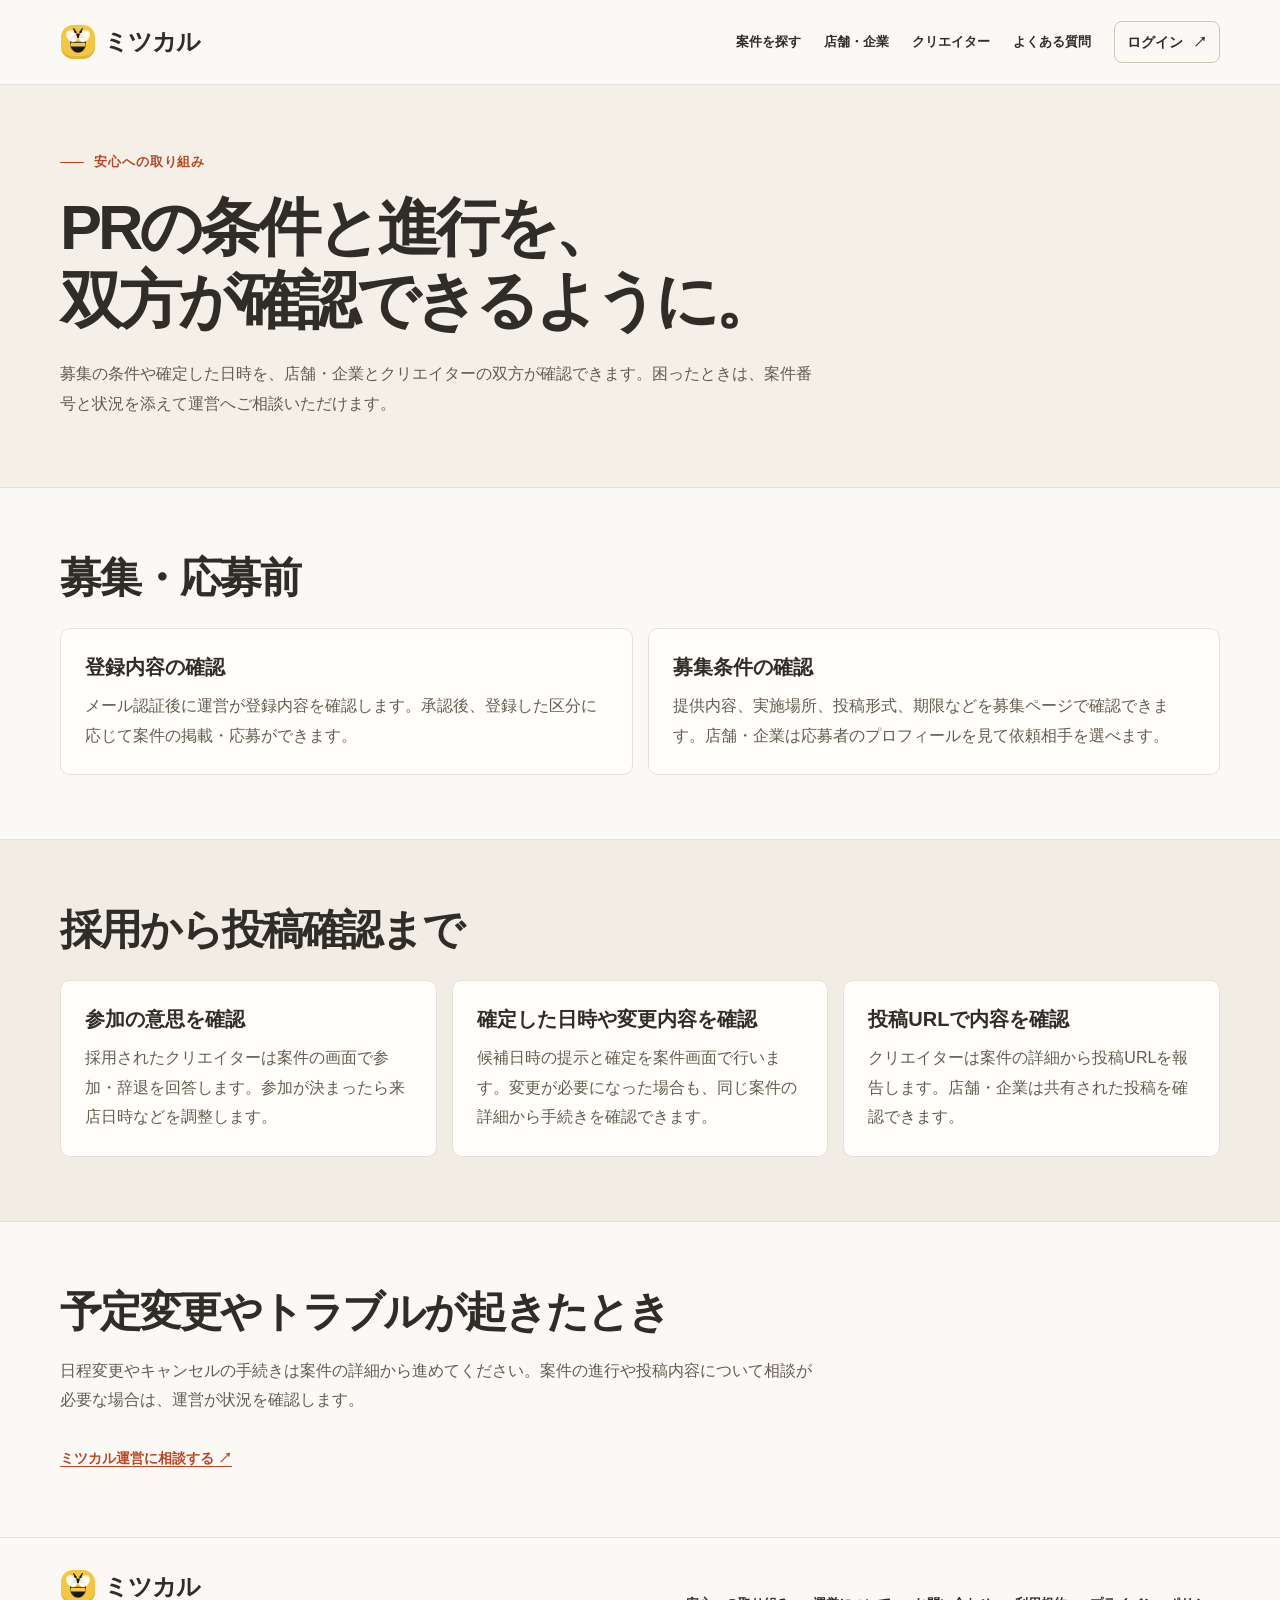
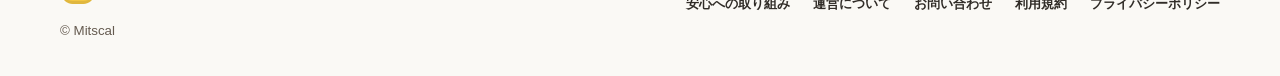
<file: safety.html>
<!doctype html>
<html lang="ja">
<head>
<meta charset="utf-8"><meta name="viewport" content="width=device-width,initial-scale=1">
<title>安心への取り組み｜ミツカル</title>
<meta name="description" content="ミツカルの登録確認、募集条件、日程調整、投稿確認とお問い合わせについて。">
<link rel="canonical" href="https://www.mitscal.jp/safety.html">
<meta property="og:title" content="安心への取り組み｜ミツカル"><meta property="og:description" content="ミツカルの登録確認、募集条件、日程調整、投稿確認とお問い合わせについて。"><meta property="og:type" content="website"><meta property="og:url" content="https://www.mitscal.jp/safety.html">
<link rel="icon" href="./assets/bee.svg">
<link rel="stylesheet" href="./assets/mitscal.css">
</head>
<body>
<a class="skip" href="#main">本文へ移動</a>
<header class="site-header"><div class="head wrap">
<a class="brand" href="./index.html"><span class="bee" aria-hidden="true"></span>ミツカル</a>
<nav class="nav" aria-label="メインメニュー"><a href="https://mitscal.jp/projects">案件を探す</a><a href="./business.html">店舗・企業</a><a href="./creator.html">クリエイター</a><a href="./faq.html">よくある質問</a><a class="button alt" href="https://mitscal.jp/login">ログイン <span aria-hidden="true">↗</span></a>
</nav>
</div>
</header>
<main id="main">
<section class="subhero"><div class="wrap">
<p class="eyebrow">安心への取り組み</p>
<h1>PRの条件と進行を、<br>双方が確認できるように。</h1>
<p class="lead">募集の条件や確定した日時を、店舗・企業とクリエイターの双方が確認できます。困ったときは、案件番号と状況を添えて運営へご相談いただけます。</p></div>
</section>
<section class="section "><div class="wrap">
<h2>募集・応募前</h2><div class="roles two">
<article class="panel">
<h3>登録内容の確認</h3>
<p>メール認証後に運営が登録内容を確認します。承認後、登録した区分に応じて案件の掲載・応募ができます。</p>
</article>
<article class="panel">
<h3>募集条件の確認</h3>
<p>提供内容、実施場所、投稿形式、期限などを募集ページで確認できます。店舗・企業は応募者のプロフィールを見て依頼相手を選べます。</p>
</article></div></div>
</section>
<section class="section soft"><div class="wrap">
<h2>採用から投稿確認まで</h2><div class="roles three">
<article class="panel">
<h3>参加の意思を確認</h3>
<p>採用されたクリエイターは案件の画面で参加・辞退を回答します。参加が決まったら来店日時などを調整します。</p>
</article>
<article class="panel">
<h3>確定した日時や変更内容を確認</h3>
<p>候補日時の提示と確定を案件画面で行います。変更が必要になった場合も、同じ案件の詳細から手続きを確認できます。</p>
</article>
<article class="panel">
<h3>投稿URLで内容を確認</h3>
<p>クリエイターは案件の詳細から投稿URLを報告します。店舗・企業は共有された投稿を確認できます。</p>
</article></div></div>
</section>
<section class="section "><div class="wrap">
<h2>予定変更やトラブルが起きたとき</h2>
<p class="section-intro">日程変更やキャンセルの手続きは案件の詳細から進めてください。案件の進行や投稿内容について相談が必要な場合は、運営が状況を確認します。</p><a class="underlink" href="./contact.html">ミツカル運営に相談する <span aria-hidden="true">↗</span></a></div>
</section>
</main>
<footer class="foot"><div class="wrap">
<div><a class="brand" href="./index.html"><span class="bee" aria-hidden="true"></span>ミツカル</a><small>© Mitscal</small></div>
<nav aria-label="フッター"><a href="./safety.html">安心への取り組み</a><a href="./about.html">運営について</a><a href="./contact.html">お問い合わせ</a><a href="https://www.mitscal.jp/terms.html">利用規約</a><a href="https://www.mitscal.jp/privacy.html">プライバシーポリシー</a>
</nav>
</div>
</footer>
</body></html>
</file>
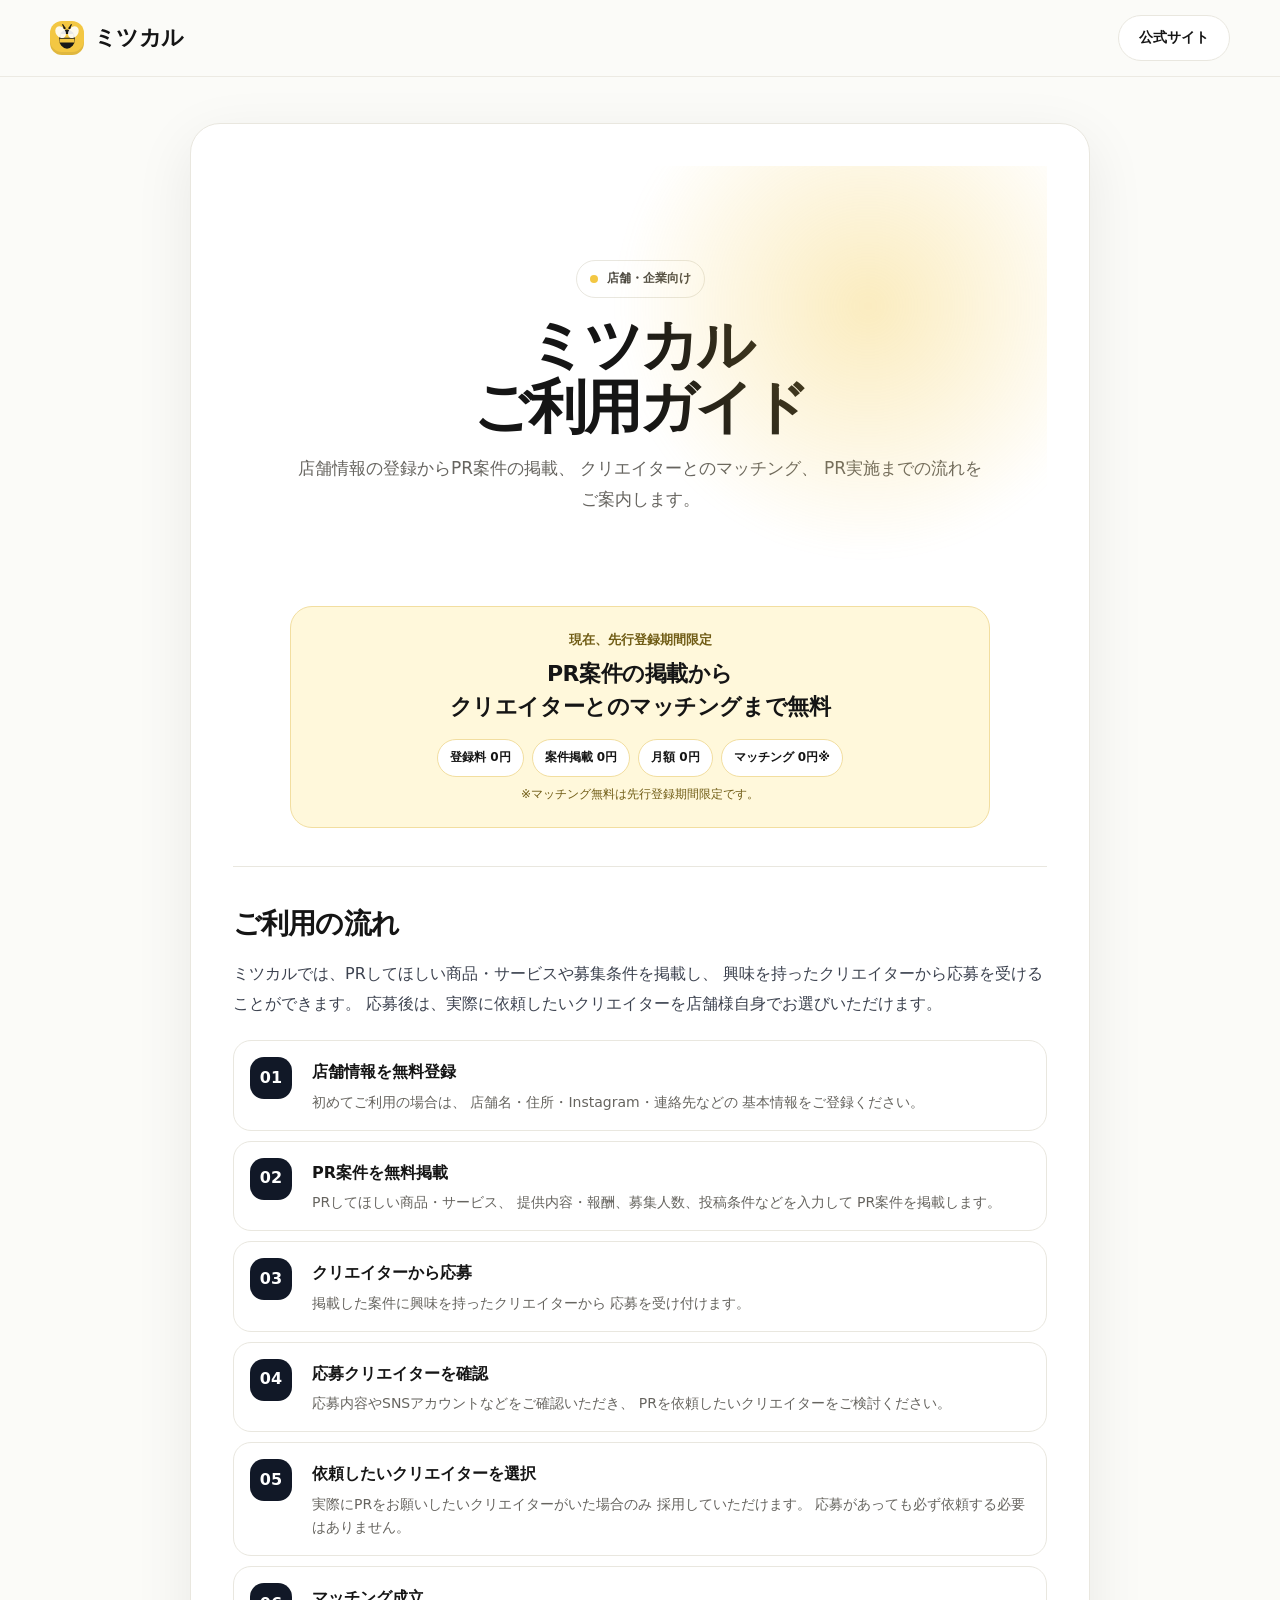
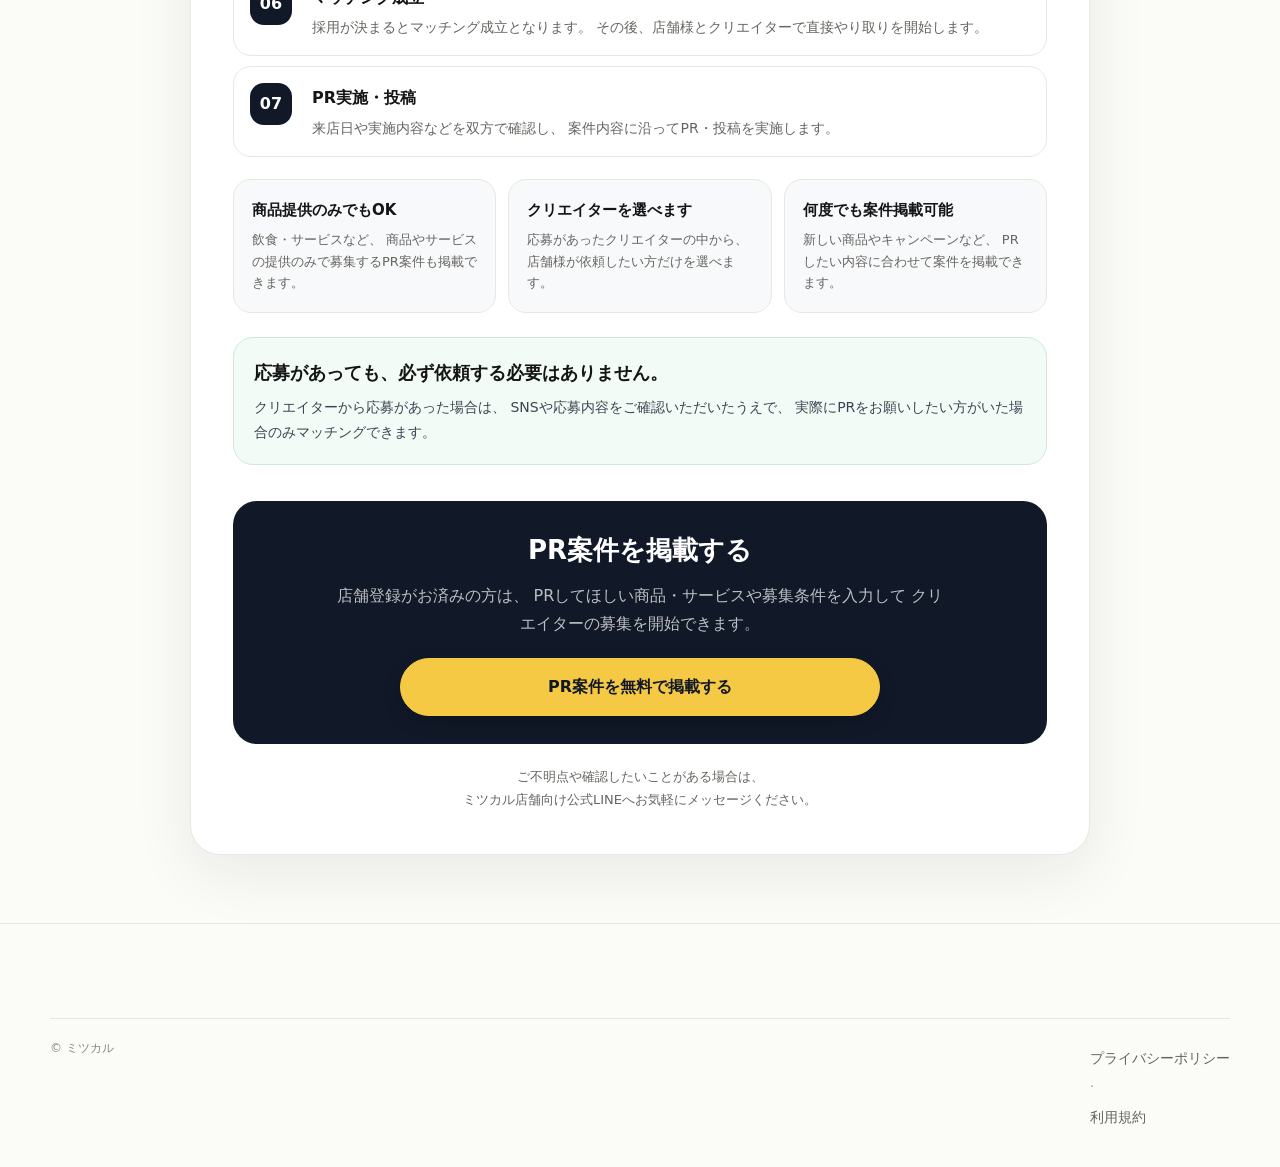
<file: store-guide.html>
<!DOCTYPE html>
<html lang="ja">
<head>
<meta charset="utf-8"/>
<meta name="viewport" content="width=device-width,initial-scale=1"/>

<title>店舗・企業ご利用ガイド｜ミツカル</title>

<link rel="canonical" href="https://www.mitscal.jp/store-guide.html"/>

<meta name="description" content="ミツカルの店舗・企業向けご利用ガイド。店舗登録からPR案件掲載、クリエイター募集、選定、マッチング、PR実施までの流れをご案内します。"/>

<meta property="og:type" content="website"/>
<meta property="og:site_name" content="ミツカル"/>
<meta property="og:title" content="店舗・企業ご利用ガイド｜ミツカル"/>
<meta property="og:description" content="店舗登録からPR案件掲載、クリエイターとのマッチング、PR実施までの流れをご案内します。"/>
<meta property="og:url" content="https://www.mitscal.jp/store-guide.html"/>

<meta name="twitter:card" content="summary"/>

<link href="assets/styles.css" rel="stylesheet"/>
<link href="assets/bee.svg" rel="icon"/>

<style>
.guide-wrap{
  padding:46px 0 28px;
}

.guide-card{
  max-width:900px;
  margin:auto;
  background:#fff;
  border:1px solid var(--line);
  border-radius:30px;
  padding:42px;
  box-shadow:var(--shadow);
}

.hero{
  text-align:center;
}

.hero h1{
  font-size:clamp(36px,6vw,58px);
  line-height:1.08;
  margin:16px 0 14px;
  letter-spacing:-.05em;
}

.hero p{
  max-width:700px;
  margin:0 auto;
  color:var(--muted);
  font-size:17px;
  line-height:1.8;
}

.free-box{
  max-width:700px;
  margin:28px auto 0;
  padding:22px 20px;
  border-radius:22px;
  background:#fff8db;
  border:1px solid #f2dea0;
  text-align:center;
}

.free-box small{
  display:block;
  margin-bottom:6px;
  color:#715d16;
  font-weight:800;
}

.free-box strong{
  display:block;
  font-size:22px;
  line-height:1.5;
  letter-spacing:-.02em;
}

.badges{
  display:flex;
  justify-content:center;
  gap:8px;
  flex-wrap:wrap;
  margin:16px 0 8px;
}

.badges span{
  padding:8px 12px;
  border-radius:999px;
  background:#fff;
  border:1px solid #f2dea0;
  font-size:12px;
  font-weight:850;
}

.free-note{
  margin:8px 0 0;
  color:#715d16;
  font-size:12px;
}

.section-box{
  margin-top:38px;
  padding-top:34px;
  border-top:1px solid var(--line);
}

.section-box h2{
  font-size:28px;
  margin:0 0 12px;
  letter-spacing:-.03em;
}

.section-box .intro{
  color:#3d4350;
  line-height:1.85;
  margin:0 0 22px;
}

.flow{
  display:grid;
  gap:10px;
}

.flow-row{
  display:grid;
  grid-template-columns:48px 1fr;
  gap:14px;
  align-items:start;
  padding:16px;
  border:1px solid var(--line);
  border-radius:18px;
  background:#fff;
}

.flow-icon{
  width:42px;
  height:42px;
  border-radius:14px;
  background:#111827;
  color:#fff;
  display:grid;
  place-items:center;
  font-weight:900;
}

.flow-row b{
  display:block;
  margin:2px 0 5px;
}

.flow-row p{
  margin:0;
  color:var(--muted);
  font-size:14px;
  line-height:1.65;
}

.point-grid{
  display:grid;
  grid-template-columns:repeat(3,1fr);
  gap:12px;
  margin-top:22px;
}

.point{
  border:1px solid var(--line);
  border-radius:18px;
  padding:18px;
  background:#f8f9fb;
}

.point h3{
  font-size:15px;
  margin:0 0 7px;
}

.point p{
  font-size:13px;
  line-height:1.65;
  color:var(--muted);
  margin:0;
}

.safety-box{
  margin-top:24px;
  padding:20px;
  border-radius:20px;
  background:#f2fbf6;
  border:1px solid #ccebd7;
}

.safety-box strong{
  display:block;
  font-size:18px;
  margin-bottom:8px;
}

.safety-box p{
  margin:0;
  color:#3d4350;
  font-size:14px;
  line-height:1.75;
}

.cta-box{
  text-align:center;
  margin-top:36px;
  padding:28px 20px;
  border-radius:24px;
  background:#111827;
  color:#fff;
}

.cta-box h2{
  margin:0 0 10px;
  font-size:26px;
}

.cta-box p{
  margin:0 auto 20px;
  max-width:620px;
  color:rgba(255,255,255,.72);
  line-height:1.75;
}

/* PR案件掲載ボタン */
.cta-box .btn{
  width:min(480px,100%);
  min-height:58px;
  font-size:16px;
  background:#f6c945;
  border:1px solid #f6c945;
  color:#111827;
  font-weight:900;
  box-shadow:0 6px 18px rgba(0,0,0,.18);
}

.cta-box .btn:hover{
  background:#ffd65c;
  border-color:#ffd65c;
  color:#111827;
}

.contact-box{
  margin-top:22px;
  text-align:center;
  color:var(--muted);
  font-size:13px;
  line-height:1.75;
}

@media(max-width:700px){
  .guide-wrap{
    padding:24px 0 12px;
  }

  .guide-card{
    padding:26px 18px;
    border-radius:24px;
  }

  .hero h1{
    font-size:38px;
  }

  .hero p{
    font-size:15px;
  }

  .free-box strong{
    font-size:19px;
  }

  .section-box h2{
    font-size:23px;
  }

  .point-grid{
    grid-template-columns:1fr;
  }

  .cta-box h2{
    font-size:23px;
  }
}
</style>
</head>

<body>

<header class="header">
  <div class="container nav">

    <a class="brand" href="index.html">
      <span class="brand-mark">
        <img alt="" src="assets/bee.svg"/>
      </span>
      <span>ミツカル</span>
    </a>

    <div class="nav-actions">
      <a class="btn" href="https://www.mitscal.jp/">
        公式サイト
      </a>
    </div>

  </div>
</header>


<main class="guide-wrap">

  <div class="container">

    <section class="guide-card">


      <div class="hero">

        <span class="eyebrow">
          <span class="eyebrow-dot"></span>
          店舗・企業向け
        </span>

        <h1>
          ミツカル<br/>
          ご利用ガイド
        </h1>

        <p>
          店舗情報の登録からPR案件の掲載、
          クリエイターとのマッチング、
          PR実施までの流れをご案内します。
        </p>

      </div>


      <div class="free-box">

        <small>
          現在、先行登録期間限定
        </small>

        <strong>
          PR案件の掲載から<br/>
          クリエイターとのマッチングまで無料
        </strong>

        <div class="badges">
          <span>登録料 0円</span>
          <span>案件掲載 0円</span>
          <span>月額 0円</span>
          <span>マッチング 0円※</span>
        </div>

        <p class="free-note">
          ※マッチング無料は先行登録期間限定です。
        </p>

      </div>


      <div class="section-box">

        <h2>
          ご利用の流れ
        </h2>

        <p class="intro">
          ミツカルでは、PRしてほしい商品・サービスや募集条件を掲載し、
          興味を持ったクリエイターから応募を受けることができます。
          応募後は、実際に依頼したいクリエイターを店舗様自身でお選びいただけます。
        </p>


        <div class="flow">


          <div class="flow-row">

            <div class="flow-icon">01</div>

            <div>
              <b>店舗情報を無料登録</b>

              <p>
                初めてご利用の場合は、
                店舗名・住所・Instagram・連絡先などの
                基本情報をご登録ください。
              </p>
            </div>

          </div>


          <div class="flow-row">

            <div class="flow-icon">02</div>

            <div>
              <b>PR案件を無料掲載</b>

              <p>
                PRしてほしい商品・サービス、
                提供内容・報酬、募集人数、投稿条件などを入力して
                PR案件を掲載します。
              </p>
            </div>

          </div>


          <div class="flow-row">

            <div class="flow-icon">03</div>

            <div>
              <b>クリエイターから応募</b>

              <p>
                掲載した案件に興味を持ったクリエイターから
                応募を受け付けます。
              </p>
            </div>

          </div>


          <div class="flow-row">

            <div class="flow-icon">04</div>

            <div>
              <b>応募クリエイターを確認</b>

              <p>
                応募内容やSNSアカウントなどをご確認いただき、
                PRを依頼したいクリエイターをご検討ください。
              </p>
            </div>

          </div>


          <div class="flow-row">

            <div class="flow-icon">05</div>

            <div>
              <b>依頼したいクリエイターを選択</b>

              <p>
                実際にPRをお願いしたいクリエイターがいた場合のみ
                採用していただけます。
                応募があっても必ず依頼する必要はありません。
              </p>
            </div>

          </div>


          <div class="flow-row">

            <div class="flow-icon">06</div>

            <div>
              <b>マッチング成立</b>

              <p>
                採用が決まるとマッチング成立となります。
                その後、店舗様とクリエイターで直接やり取りを開始します。
              </p>
            </div>

          </div>


          <div class="flow-row">

            <div class="flow-icon">07</div>

            <div>
              <b>PR実施・投稿</b>

              <p>
                来店日や実施内容などを双方で確認し、
                案件内容に沿ってPR・投稿を実施します。
              </p>
            </div>

          </div>


        </div>


        <div class="point-grid">


          <div class="point">

            <h3>商品提供のみでもOK</h3>

            <p>
              飲食・サービスなど、
              商品やサービスの提供のみで募集するPR案件も掲載できます。
            </p>

          </div>


          <div class="point">

            <h3>クリエイターを選べます</h3>

            <p>
              応募があったクリエイターの中から、
              店舗様が依頼したい方だけを選べます。
            </p>

          </div>


          <div class="point">

            <h3>何度でも案件掲載可能</h3>

            <p>
              新しい商品やキャンペーンなど、
              PRしたい内容に合わせて案件を掲載できます。
            </p>

          </div>


        </div>


        <div class="safety-box">

          <strong>
            応募があっても、必ず依頼する必要はありません。
          </strong>

          <p>
            クリエイターから応募があった場合は、
            SNSや応募内容をご確認いただいたうえで、
            実際にPRをお願いしたい方がいた場合のみマッチングできます。
          </p>

        </div>


      </div>


      <div class="cta-box">

        <h2>
          PR案件を掲載する
        </h2>

        <p>
          店舗登録がお済みの方は、
          PRしてほしい商品・サービスや募集条件を入力して
          クリエイターの募集を開始できます。
        </p>

        <a
          class="btn"
          href="https://forms.gle/4vKSHYHaaQGn4cF28"
          target="_blank"
          rel="noopener noreferrer"
        >
          PR案件を無料で掲載する
        </a>

      </div>


      <div class="contact-box">

        ご不明点や確認したいことがある場合は、<br/>
        ミツカル店舗向け公式LINEへお気軽にメッセージください。

      </div>


    </section>

  </div>

</main>


<footer class="footer" style="margin-top:40px">

  <div class="container">

    <div class="copyright">

      <span>© ミツカル</span>

      <span>
        <a href="privacy.html">プライバシーポリシー</a> ·
        <a href="terms.html">利用規約</a>
      </span>

    </div>

  </div>

</footer>


</body>
</html>
</file>
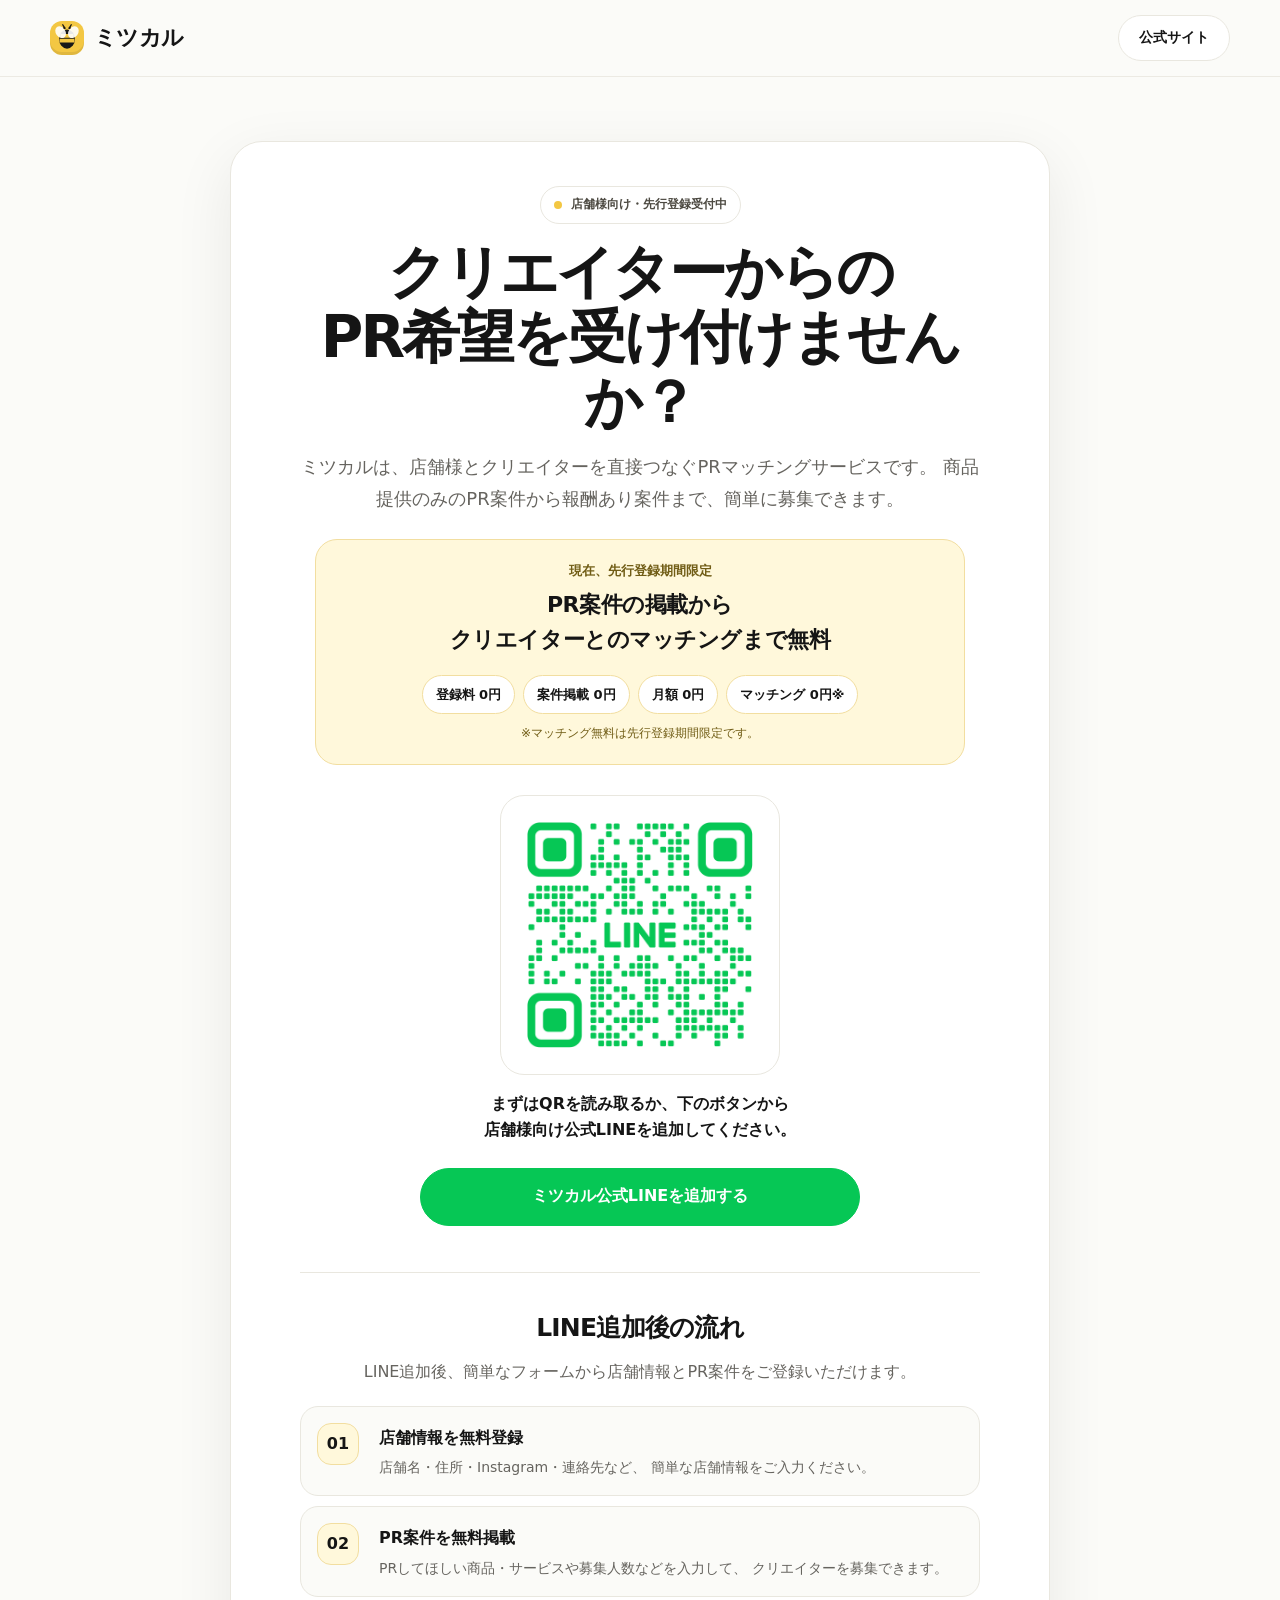
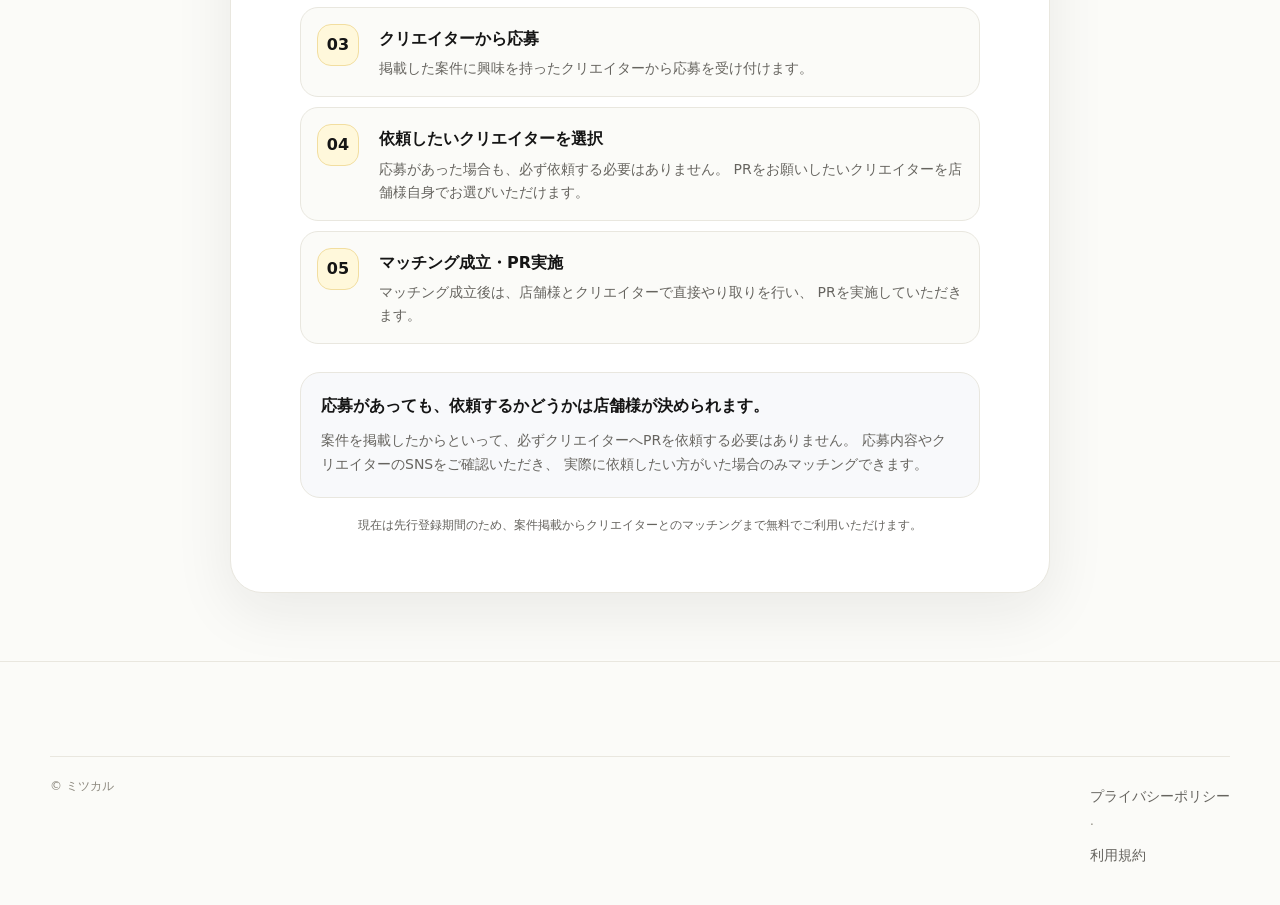
<file: store-line.html>
<!DOCTYPE html>
<html lang="ja">
<head>
<meta charset="utf-8"/>
<meta name="viewport" content="width=device-width,initial-scale=1"/>

<title>店舗無料登録・PR案件掲載｜ミツカル公式LINE</title>

<link rel="canonical" href="https://www.mitscal.jp/store-line.html"/>

<meta name="description" content="ミツカルでは店舗登録・PR案件掲載が無料。さらに先行登録期間限定で、クリエイターとのマッチングまで無料でご利用いただけます。公式LINEから簡単に登録できます。"/>

<meta property="og:type" content="website"/>
<meta property="og:site_name" content="ミツカル"/>
<meta property="og:title" content="店舗登録・PR案件掲載無料｜ミツカル"/>
<meta property="og:description" content="店舗登録・PR案件掲載無料。さらに先行登録期間限定でクリエイターとのマッチングまで無料。"/>
<meta property="og:url" content="https://www.mitscal.jp/store-line.html"/>
<meta property="og:image" content="https://www.mitscal.jp/assets/IMG_1933.PNG"/>

<meta name="twitter:card" content="summary_large_image"/>
<meta name="twitter:title" content="店舗登録・PR案件掲載無料｜ミツカル"/>
<meta name="twitter:description" content="店舗登録・PR案件掲載無料。先行登録期間限定でクリエイターとのマッチングまで無料。"/>
<meta name="twitter:image" content="https://www.mitscal.jp/assets/IMG_1933.PNG"/>

<link href="assets/styles.css" rel="stylesheet"/>
<link href="assets/bee.svg" rel="icon"/>

<style>
.store-wrap{
  padding:64px 0 28px;
}

.store-card{
  max-width:820px;
  margin:auto;
  background:#fff;
  border:1px solid var(--line);
  border-radius:32px;
  padding:44px;
  box-shadow:var(--shadow);
  text-align:center;
}

.store-card h1{
  font-size:clamp(36px,7vw,58px);
  margin:16px auto;
  letter-spacing:-.05em;
  line-height:1.12;
}

.store-card .lead{
  max-width:680px;
  margin:0 auto 22px;
  font-size:18px;
  line-height:1.8;
  color:var(--muted);
}

.free-message{
  max-width:650px;
  margin:24px auto 10px;
  padding:20px 18px;
  border-radius:22px;
  background:#fff8db;
  border:1px solid #f2dea0;
}

.free-message small{
  display:block;
  margin-bottom:6px;
  color:#715d16;
  font-weight:800;
}

.free-message strong{
  display:block;
  font-size:22px;
  line-height:1.55;
  letter-spacing:-.02em;
}

.free-badges{
  display:flex;
  justify-content:center;
  gap:8px;
  flex-wrap:wrap;
  margin:18px 0 10px;
}

.free-badges span{
  padding:8px 13px;
  border-radius:999px;
  background:#fff;
  border:1px solid #f2dea0;
  font-weight:800;
  font-size:13px;
}

.period-note{
  margin:8px 0 0;
  font-size:12px;
  color:#715d16;
}

.qr-box{
  width:min(280px,80vw);
  margin:30px auto 16px;
  padding:14px;
  border:1px solid var(--line);
  border-radius:24px;
  background:#fff;
}

.qr-box img{
  display:block;
  width:100%;
  height:auto;
  border-radius:12px;
}

.line-btn{
  width:min(440px,100%);
  min-height:58px;
  font-size:16px;
  margin:8px auto;
  background:#06c755;
  border-color:#06c755;
  color:#fff;
}

.section-box{
  max-width:680px;
  margin:38px auto 0;
  padding-top:34px;
  border-top:1px solid var(--line);
  text-align:left;
}

.section-box h2{
  margin:0 0 10px;
  font-size:25px;
  letter-spacing:-.03em;
  text-align:center;
}

.section-lead{
  margin:0 auto 20px;
  text-align:center;
  color:var(--muted);
  line-height:1.75;
}

.flow{
  display:grid;
  gap:10px;
}

.flow-row{
  display:grid;
  grid-template-columns:48px 1fr;
  gap:14px;
  align-items:start;
  padding:16px;
  border:1px solid var(--line);
  border-radius:18px;
  background:var(--bg);
}

.flow-icon{
  width:42px;
  height:42px;
  border-radius:14px;
  background:#fff8db;
  border:1px solid #f2dea0;
  display:grid;
  place-items:center;
  font-weight:900;
}

.flow-row b{
  display:block;
  margin:2px 0 5px;
}

.flow-row p{
  margin:0;
  font-size:14px;
  color:var(--muted);
  line-height:1.65;
}

.safety-box{
  max-width:680px;
  margin:28px auto 0;
  padding:20px;
  text-align:left;
  border-radius:20px;
  background:#f8f9fb;
  border:1px solid var(--line);
}

.safety-box b{
  display:block;
  margin-bottom:8px;
}

.safety-box p{
  margin:0;
  font-size:14px;
  color:var(--muted);
  line-height:1.75;
}

.small-note{
  font-size:12px;
  color:var(--muted);
  margin-top:18px;
}

@media(max-width:620px){
  .store-wrap{
    padding:28px 0 10px;
  }

  .store-card{
    padding:26px 18px;
    border-radius:24px;
  }

  .store-card h1{
    font-size:38px;
  }

  .store-card .lead{
    font-size:16px;
  }

  .free-message strong{
    font-size:19px;
  }

  .section-box h2{
    font-size:23px;
  }
}
</style>
</head>

<body>

<header class="header">
  <div class="container nav">

    <a class="brand" href="index.html">
      <span class="brand-mark">
        <img alt="" src="assets/bee.svg"/>
      </span>
      <span>ミツカル</span>
    </a>

    <div class="nav-actions">
      <a class="btn" href="https://www.mitscal.jp/">公式サイト</a>
    </div>

  </div>
</header>


<main class="store-wrap">

  <div class="container">

    <section class="store-card">

      <span class="eyebrow">
        <span class="eyebrow-dot"></span>
        店舗様向け・先行登録受付中
      </span>

      <h1>
        クリエイターからの<br/>
        PR希望を受け付けませんか？
      </h1>

      <p class="lead">
        ミツカルは、店舗様とクリエイターを直接つなぐPRマッチングサービスです。
        商品提供のみのPR案件から報酬あり案件まで、簡単に募集できます。
      </p>


      <div class="free-message">

        <small>現在、先行登録期間限定</small>

        <strong>
          PR案件の掲載から<br/>
          クリエイターとのマッチングまで無料
        </strong>

        <div class="free-badges">
          <span>登録料 0円</span>
          <span>案件掲載 0円</span>
          <span>月額 0円</span>
          <span>マッチング 0円※</span>
        </div>

        <p class="period-note">
          ※マッチング無料は先行登録期間限定です。
        </p>

      </div>


      <div class="qr-box">

        <img
          src="assets/IMG_1933.PNG"
          alt="ミツカル公式LINE 友だち追加QRコード"
        />

      </div>


      <p>
        <strong>
          まずはQRを読み取るか、下のボタンから<br/>
          店舗様向け公式LINEを追加してください。
        </strong>
      </p>


      <a
        class="btn line-btn"
        href="https://lin.ee/z46Sdty"
        target="_blank"
        rel="noopener noreferrer"
      >
        ミツカル公式LINEを追加する
      </a>


      <div class="section-box">

        <h2>LINE追加後の流れ</h2>

        <p class="section-lead">
          LINE追加後、簡単なフォームから店舗情報とPR案件をご登録いただけます。
        </p>


        <div class="flow">


          <div class="flow-row">

            <div class="flow-icon">01</div>

            <div>
              <b>店舗情報を無料登録</b>

              <p>
                店舗名・住所・Instagram・連絡先など、
                簡単な店舗情報をご入力ください。
              </p>
            </div>

          </div>


          <div class="flow-row">

            <div class="flow-icon">02</div>

            <div>
              <b>PR案件を無料掲載</b>

              <p>
                PRしてほしい商品・サービスや募集人数などを入力して、
                クリエイターを募集できます。
              </p>
            </div>

          </div>


          <div class="flow-row">

            <div class="flow-icon">03</div>

            <div>
              <b>クリエイターから応募</b>

              <p>
                掲載した案件に興味を持ったクリエイターから応募を受け付けます。
              </p>
            </div>

          </div>


          <div class="flow-row">

            <div class="flow-icon">04</div>

            <div>
              <b>依頼したいクリエイターを選択</b>

              <p>
                応募があった場合も、必ず依頼する必要はありません。
                PRをお願いしたいクリエイターを店舗様自身でお選びいただけます。
              </p>
            </div>

          </div>


          <div class="flow-row">

            <div class="flow-icon">05</div>

            <div>
              <b>マッチング成立・PR実施</b>

              <p>
                マッチング成立後は、店舗様とクリエイターで直接やり取りを行い、
                PRを実施していただきます。
              </p>
            </div>

          </div>


        </div>

      </div>


      <div class="safety-box">

        <b>応募があっても、依頼するかどうかは店舗様が決められます。</b>

        <p>
          案件を掲載したからといって、必ずクリエイターへPRを依頼する必要はありません。
          応募内容やクリエイターのSNSをご確認いただき、
          実際に依頼したい方がいた場合のみマッチングできます。
        </p>

      </div>


      <p class="small-note">
        現在は先行登録期間のため、案件掲載からクリエイターとのマッチングまで無料でご利用いただけます。
      </p>


    </section>

  </div>

</main>


<footer class="footer" style="margin-top:40px">

  <div class="container">

    <div class="copyright">

      <span>© ミツカル</span>

      <span>
        <a href="privacy.html">プライバシーポリシー</a> ·
        <a href="terms.html">利用規約</a>
      </span>

    </div>

  </div>

</footer>

</body>
</html>
</file>
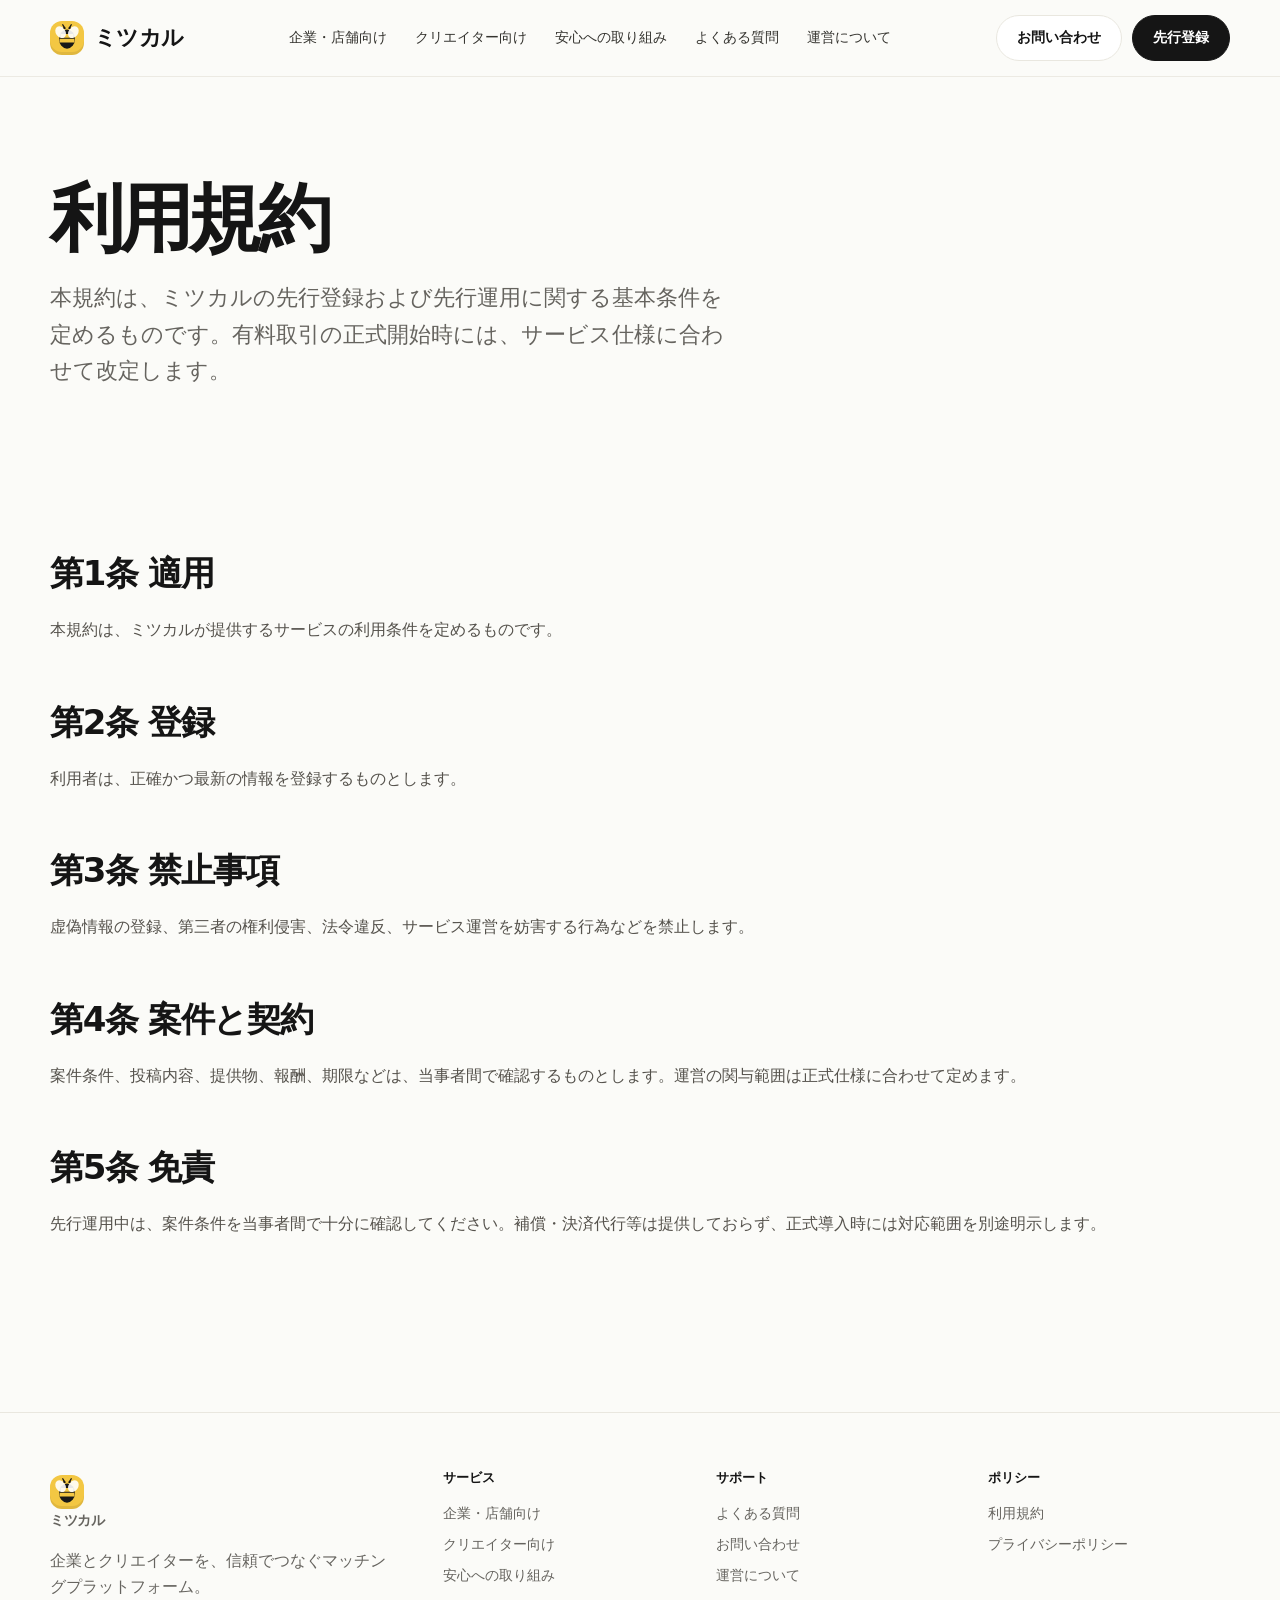
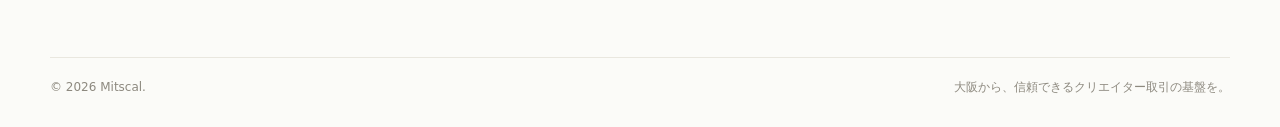
<file: terms.html>
<!DOCTYPE html>
<html lang="ja"><head><meta charset="utf-8"/><meta content="width=device-width,initial-scale=1" name="viewport"/><title>利用規約 | ミツカル</title><link rel="canonical" href="https://www.mitscal.jp/terms.html"><meta content="企業とクリエイターを信頼でつなぐマッチングプラットフォーム、ミツカル。" name="description"/><link href="assets/styles.css" rel="stylesheet"/><link href="assets/bee.svg" rel="icon"/><script type="application/ld+json">{"@context":"https://schema.org","@type":"Organization","name":"ミツカル","description":"企業とクリエイターを信頼でつなぐマッチングプラットフォーム"}</script></head><body><header class="header"><div class="container nav"><a class="brand" href="index.html"><span class="brand-mark"><img alt="" src="assets/bee.svg"/></span><span>ミツカル</span></a><nav class="nav-links"><a href="business.html">企業・店舗向け</a><a href="creator.html">クリエイター向け</a><a href="safety.html">安心への取り組み</a><a href="faq.html">よくある質問</a><a href="about.html">運営について</a></nav><div class="nav-actions"><a class="btn" href="contact.html">お問い合わせ</a><a class="btn btn-primary" href="https://docs.google.com/forms/d/e/1FAIpQLSd9fEor6Rpa2roGhLpYnTwO4DdrOsl6pdJsovyLWQH2B-IJPA/viewform?usp=header" rel="noopener noreferrer" target="_blank">先行登録</a></div></div></header><main><section class="page-hero"><div class="container"><h1>利用規約</h1><p class="lead">本規約は、ミツカルの先行登録および先行運用に関する基本条件を定めるものです。有料取引の正式開始時には、サービス仕様に合わせて改定します。</p></div></section><section class="section-sm"><div class="container prose"><h2>第1条 適用</h2><p>本規約は、ミツカルが提供するサービスの利用条件を定めるものです。</p><h2>第2条 登録</h2><p>利用者は、正確かつ最新の情報を登録するものとします。</p><h2>第3条 禁止事項</h2><p>虚偽情報の登録、第三者の権利侵害、法令違反、サービス運営を妨害する行為などを禁止します。</p><h2>第4条 案件と契約</h2><p>案件条件、投稿内容、提供物、報酬、期限などは、当事者間で確認するものとします。運営の関与範囲は正式仕様に合わせて定めます。</p><h2>第5条 免責</h2><p>先行運用中は、案件条件を当事者間で十分に確認してください。補償・決済代行等は提供しておらず、正式導入時には対応範囲を別途明示します。</p></div></section></main><footer class="footer"><div class="container"><div class="footer-grid"><div><a class="brand" href="index.html"><span class="brand-mark"><img alt="" src="assets/bee.svg"/></span><span>ミツカル</span></a><p style="color:var(--muted);max-width:350px">企業とクリエイターを、信頼でつなぐマッチングプラットフォーム。</p></div><div><h4>サービス</h4><a href="business.html">企業・店舗向け</a><a href="creator.html">クリエイター向け</a><a href="safety.html">安心への取り組み</a></div><div><h4>サポート</h4><a href="faq.html">よくある質問</a><a href="contact.html">お問い合わせ</a><a href="about.html">運営について</a></div><div><h4>ポリシー</h4><a href="terms.html">利用規約</a><a href="privacy.html">プライバシーポリシー</a></div></div><div class="copyright"><span>© <span data-year=""></span> Mitscal.</span><span>大阪から、信頼できるクリエイター取引の基盤を。</span></div></div></footer><script src="assets/app.js"></script></body></html>
</file>
<file: assets/mitscal.css>
:root {
  color-scheme: light;
  --paper: #faf9f5;
  --surface: #fffefa;
  --soft: #f1ede5;
  --ink: #302c27;
  --muted: #655b50;
  --rule: #e5e1d8;
  --orange: #b84624;
  --orange-hover: #97391c;
  font-family: "Hiragino Kaku Gothic ProN", "Noto Sans JP", "Yu Gothic", Meiryo, sans-serif;
  background: var(--paper);
  color: var(--ink);
}
*, *::before, *::after { box-sizing: border-box; }
body { margin: 0; line-height: 1.85; }
a { color: inherit; text-underline-offset: .22em; }
a:focus-visible, summary:focus-visible { outline: 3px solid var(--orange); outline-offset: 4px; }
.wrap { width: min(1160px, calc(100% - 88px)); margin-inline: auto; }
.skip { position: absolute; top: -5rem; left: 1rem; z-index: 5; background: var(--surface); padding: .5rem 1rem; }
.skip:focus { top: 1rem; }
.site-header { border-bottom: 1px solid var(--rule); }
.head { min-height: 84px; display: flex; align-items: center; justify-content: space-between; gap: 20px; }
.brand, .demo-brand { display: inline-flex; align-items: center; gap: 9px; font-weight: 850; white-space: nowrap; text-decoration: none; }
.brand { font-size: 24px; letter-spacing: -.045em; }
.bee { width: 35px; height: 35px; border-radius: 9px; background: #fbd65a url(brand.png) no-repeat -15px -2px; flex: none; }
.nav, .foot nav { display: flex; align-items: center; flex-wrap: wrap; gap: 10px 23px; font-size: 13px; font-weight: 700; }
.nav a:not(.button), .foot a { text-decoration: none; }
.nav a:hover, .foot a:hover { text-decoration: underline; }
.nav .button { min-height: 42px; padding: 6px 12px; }
h1, h2, h3, p { margin-top: 0; }
h1, h2, h3 { overflow-wrap: anywhere; }
h1 { font-size: clamp(40px, 5.35vw, 75px); line-height: 1.16; letter-spacing: -.065em; margin-bottom: 22px; }
h2 { font-size: clamp(29px, 3.25vw, 46px); line-height: 1.27; letter-spacing: -.05em; margin-bottom: 17px; }
h3 { font-size: 20px; line-height: 1.45; margin-bottom: 9px; }
p { margin-bottom: 15px; }
.eyebrow { display: flex; align-items: center; gap: 10px; margin-bottom: 17px; color: var(--orange); font-size: 13px; font-weight: 800; letter-spacing: .07em; }
.eyebrow::before { content: ""; width: 24px; border-top: 1px solid currentColor; }
.lead, .section-intro { max-width: 47em; color: var(--muted); font-size: 16px; }
.hero { padding: 82px 0 74px; }
.hero-layout { display: grid; grid-template-columns: .98fr 1.02fr; align-items: center; gap: clamp(24px, 5.2vw, 82px); }
.actions { display: flex; flex-wrap: wrap; gap: 10px; margin-top: 24px; }
.button { min-height: 48px; padding: 9px 16px; display: inline-flex; align-items: center; justify-content: center; gap: 10px; border: 1px solid transparent; border-radius: 8px; background: var(--orange); color: white; text-decoration: none; font-size: 14px; font-weight: 800; line-height: 1.45; }
.button:hover { background: var(--orange-hover); }
.button.alt { background: transparent; color: var(--ink); border-color: #cfc6b8; }
.button.alt:hover { background: var(--soft); }
.catalog-demo { min-width: 0; border-radius: 12px; background: var(--surface); border: 1px solid var(--rule); box-shadow: 0 24px 55px #3e2d1d13; overflow: hidden; }
.demo-bar { display: flex; align-items: center; justify-content: space-between; gap: 10px; padding: 12px 20px; border-bottom: 1px solid var(--rule); color: var(--muted); font-size: 11px; }
.demo-brand { font-size: 14px; color: var(--ink); }
.demo-brand .bee { transform: scale(.65); margin: -5px; }
.demo-inner { padding: clamp(15px, 2.3vw, 31px); }
.demo-inner h2 { font-size: clamp(22px, 3vw, 34px); margin-bottom: 18px; }
.demo-filters, .demo-cards { display: grid; grid-template-columns: repeat(2, minmax(0, 1fr)); gap: 12px; }
.demo-filters span { display: block; padding: 7px 9px; border: 1px solid var(--rule); border-radius: 5px; font-size: 11px; color: var(--muted); }
.demo-tab { width: max-content; margin: 15px 0; padding-bottom: 5px; border-bottom: 2px solid var(--orange); font-size: 12px; font-weight: 750; }
.demo-cards article { padding: 0 0 9px; border-bottom: 1px solid var(--rule); }
.demo-label { display: flex; min-height: 62px; align-items: center; padding: 8px 10px; margin-bottom: 10px; border-radius: 7px; background: #efe5d4; color: #624a31; font-size: 12px; font-weight: 800; }
.demo-cards article:nth-child(2) .demo-label { background: #f4e4db; color: #75422c; }
.demo-cards h3 { font-size: 14px; }
.demo-cards p { font-size: 12px; line-height: 1.65; color: var(--muted); margin-bottom: 8px; }
.demo-cards article > span { display: inline-block; margin: 0 5px 3px 0; padding: 1px 6px; border-radius: 3px; background: var(--soft); font-size: 10px; color: var(--muted); }
.section-nav { border-block: 1px solid var(--rule); }
.section-nav .wrap { display: flex; flex-wrap: wrap; gap: 7px 27px; padding-block: 13px; }
.section-nav a, .underlink { font-size: 14px; font-weight: 800; }
.underlink { display: inline-block; margin-top: 16px; color: var(--orange); }
.section { padding: 64px 0; }
.section + .section { border-top: 1px solid var(--rule); }
.soft, .cta { background: var(--soft); }
.roles { display: grid; gap: 15px; margin-top: 23px; }
.roles.two { grid-template-columns: repeat(2, minmax(0, 1fr)); }
.roles.three { grid-template-columns: repeat(3, minmax(0, 1fr)); }
.panel, .steps li { background: var(--surface); border: 1px solid var(--rule); border-radius: 10px; padding: 24px; }
.panel { display: flex; flex-direction: column; align-items: flex-start; }
.panel p, .steps p, details p { color: var(--muted); margin-bottom: 0; }
.panel p + a { margin-top: 16px; }
.steps { display: grid; grid-template-columns: repeat(auto-fit, minmax(187px, 1fr)); list-style: none; counter-reset: steps; gap: 12px; padding: 0; margin: 24px 0 0; }
.steps li { counter-increment: steps; }
.steps li::before { content: counter(steps, decimal-leading-zero); color: var(--orange); font-size: 14px; font-weight: 800; }
.steps h3 { margin-top: 6px; font-size: 17px; }
.steps p { font-size: 14px; }
.faq { max-width: 850px; border-top: 1px solid #d9d0c2; margin-top: 18px; }
details { border-bottom: 1px solid #d9d0c2; }
summary { cursor: pointer; list-style: none; display: flex; justify-content: space-between; align-items: center; gap: 15px; padding: 14px 0; font-weight: 750; }
summary::-webkit-details-marker { display: none; }
summary::after { content: "+"; color: var(--orange); font-size: 22px; line-height: 1; }
details[open] summary::after { content: "−"; }
details p { padding: 0 24px 16px 0; }
.faq-section { padding-block: 40px; }
.subhero { padding: 65px 0 54px; background: #f4f0e8; border-bottom: 1px solid var(--rule); }
.subhero h1 { font-size: clamp(36px, 5vw, 63px); }
.cta { padding: 44px 0; border-top: 1px solid var(--rule); }
.cta .wrap, .foot .wrap { display: flex; justify-content: space-between; align-items: center; gap: 22px; }
.cta h2, .cta p, .cta .actions { margin: 0; }
.cta p { color: var(--muted); margin-top: 8px; }
.foot { padding: 27px 0 32px; border-top: 1px solid var(--rule); }
.foot small { display: block; margin-top: 5px; color: var(--muted); }
.facts { display: grid; grid-template-columns: max-content 1fr; gap: 8px 24px; }
.facts dt { font-weight: 800; }
.facts dd { margin: 0; overflow-wrap: anywhere; }
@media (max-width: 980px) {
  .wrap { width: calc(100% - 56px); }
  .hero-break { display: none; }
  .hero { padding-block: 60px; }
  .panel, .steps li { padding: 19px; }
}
@media (max-width: 730px) {
  .hero-layout, .roles.three { grid-template-columns: 1fr; }
  .hero-layout { gap: 30px; }
  .hero { padding-block: 42px; }
  .head { padding-block: 12px; flex-wrap: wrap; gap: 8px; min-height: 0; }
  .nav { width: 100%; gap: 4px 12px; font-size: 12px; }
  .nav .button { min-height: 36px; padding: 4px 8px; font-size: 12px; }
  .subhero { padding: 42px 0 32px; }
  .section { padding: 45px 0; }
  .cta .wrap, .foot .wrap { display: block; }
  .cta .actions, .foot nav { margin-top: 16px; }
}
@media (max-width: 480px) {
  .wrap { width: calc(100% - 32px); }
  h1 { font-size: clamp(31px, 9.1vw, 42px); }
  .subhero h1 { font-size: clamp(30px, 8.4vw, 38px); }
  .roles.two, .steps { grid-template-columns: 1fr; }
  .section-nav .wrap { gap: 6px 13px; }
  .section-nav a { font-size: 12px; }
  .lead, .section-intro { font-size: 15px; }
}
</file>
<file: assets/styles.css>
:root{
  --bg:#fbfbf8;
  --surface:#ffffff;
  --ink:#151515;
  --muted:#66645f;
  --line:#e9e7df;
  --accent:#f3c743;
  --accent-strong:#dcae18;
  --shadow:0 18px 60px rgba(25,25,20,.08);
  --radius:26px;
  --max:1180px;
}
*{box-sizing:border-box}
html{scroll-behavior:smooth}
body{margin:0;font-family:Inter,"Noto Sans JP",system-ui,-apple-system,BlinkMacSystemFont,"Segoe UI",sans-serif;color:var(--ink);background:var(--bg);line-height:1.65}
a{color:inherit;text-decoration:none}
img{max-width:100%;display:block}
button,input,textarea,select{font:inherit}
.container{width:min(calc(100% - 40px),var(--max));margin:auto}
.header{position:sticky;top:0;z-index:50;background:rgba(251,251,248,.86);backdrop-filter:blur(16px);border-bottom:1px solid rgba(233,231,223,.8)}
.nav{height:76px;display:flex;align-items:center;justify-content:space-between;gap:24px}
.brand{display:flex;align-items:center;gap:10px;font-weight:800;letter-spacing:-.03em;font-size:22px}
.brand-mark{width:34px;height:34px;border-radius:12px;background:var(--accent);display:grid;place-items:center;box-shadow:inset 0 -3px 0 rgba(0,0,0,.08)}
.brand-mark svg{width:22px;height:22px}
.nav-links{display:flex;align-items:center;gap:28px;font-size:14px;color:#35342f}
.nav-actions{display:flex;gap:10px;align-items:center}
.btn{display:inline-flex;align-items:center;justify-content:center;gap:8px;min-height:46px;padding:0 20px;border-radius:999px;border:1px solid var(--line);font-weight:700;font-size:14px;transition:.2s ease;background:#fff}
.btn:hover{transform:translateY(-1px);box-shadow:0 10px 24px rgba(0,0,0,.07)}
.btn-primary{background:var(--ink);color:white;border-color:var(--ink)}
.btn-accent{background:var(--accent);border-color:var(--accent);color:#18150a}
.hero{padding:94px 0 64px;overflow:hidden;position:relative}
.hero:before{content:"";position:absolute;inset:-120px -10% auto auto;width:520px;height:520px;border-radius:50%;background:radial-gradient(circle,rgba(243,199,67,.34),rgba(243,199,67,0) 68%);filter:blur(8px);pointer-events:none}
.hero-grid{display:grid;grid-template-columns:1.12fr .88fr;gap:72px;align-items:center}
.eyebrow{display:inline-flex;align-items:center;gap:9px;padding:8px 13px;border:1px solid var(--line);border-radius:999px;background:rgba(255,255,255,.75);font-weight:700;font-size:12px;color:#4d4a42}
.eyebrow-dot{width:8px;height:8px;border-radius:50%;background:var(--accent)}
h1{font-size:clamp(48px,7vw,86px);line-height:1.02;letter-spacing:-.065em;margin:24px 0 24px;max-width:850px}
.lead{font-size:clamp(18px,2vw,22px);color:var(--muted);max-width:680px;margin:0 0 34px}
.hero-actions{display:flex;gap:12px;flex-wrap:wrap}
.hero-note{font-size:12px;color:#77746c;margin-top:14px}
.visual-card{min-height:520px;border-radius:36px;background:linear-gradient(150deg,#171717,#2d2b25 54%,#705d1a);box-shadow:var(--shadow);position:relative;overflow:hidden;padding:28px;color:#fff}
.visual-grid{display:grid;grid-template-columns:1fr 1fr;gap:14px;position:absolute;inset:90px 28px 28px}
.glass{border:1px solid rgba(255,255,255,.16);background:rgba(255,255,255,.08);backdrop-filter:blur(16px);border-radius:22px;padding:18px}
.glass h3{margin:0 0 6px;font-size:15px}
.glass p{margin:0;color:rgba(255,255,255,.62);font-size:12px}
.glass.big{grid-column:1/-1;display:flex;align-items:flex-end;justify-content:space-between;min-height:160px;background:linear-gradient(135deg,rgba(243,199,67,.92),rgba(243,199,67,.55));color:#15120a}
.glass.big p{color:rgba(21,18,10,.68)}
.metric{font-size:42px;letter-spacing:-.06em;font-weight:800}
.section{padding:94px 0}
.section-sm{padding:68px 0}
.section-kicker{font-size:13px;font-weight:800;letter-spacing:.14em;text-transform:uppercase;color:#8b8679;margin-bottom:14px}
.section-title{font-size:clamp(34px,5vw,58px);letter-spacing:-.05em;line-height:1.08;margin:0 0 18px}
.section-copy{color:var(--muted);font-size:18px;max-width:700px;margin:0}
.grid-3{display:grid;grid-template-columns:repeat(3,1fr);gap:20px;margin-top:42px}
.card{background:var(--surface);border:1px solid var(--line);border-radius:var(--radius);padding:28px;box-shadow:0 8px 28px rgba(25,25,20,.035)}
.card-icon{width:48px;height:48px;border-radius:16px;display:grid;place-items:center;background:#faf3d2;margin-bottom:24px;font-weight:800}
.card h3{font-size:21px;margin:0 0 10px;letter-spacing:-.03em}
.card p{margin:0;color:var(--muted)}
.process{display:grid;grid-template-columns:repeat(4,1fr);gap:14px;margin-top:42px}
.step{padding:26px;border-top:1px solid var(--line);position:relative}
.step-num{font-size:12px;font-weight:800;color:#9c9585;margin-bottom:20px}
.step h3{margin:0 0 8px;font-size:20px}
.step p{margin:0;color:var(--muted);font-size:14px}
.split{display:grid;grid-template-columns:1fr 1fr;gap:24px;margin-top:42px}
.panel{padding:38px;border-radius:30px;background:#181818;color:#fff;min-height:360px;display:flex;flex-direction:column;justify-content:space-between}
.panel.light{background:#f1ecd9;color:#151515}
.panel ul{padding-left:18px;color:rgba(255,255,255,.68)}
.panel.light ul{color:#5e594c}
.panel h3{font-size:30px;letter-spacing:-.04em;margin:0 0 12px}
.safety{background:#111;color:#fff;border-radius:34px;padding:52px;display:grid;grid-template-columns:.9fr 1.1fr;gap:42px;align-items:center}
.safety p{color:rgba(255,255,255,.65)}
.safety-list{display:grid;grid-template-columns:1fr 1fr;gap:12px}
.safety-item{padding:18px;border-radius:18px;border:1px solid rgba(255,255,255,.12);background:rgba(255,255,255,.05)}
.safety-item strong{display:block;margin-bottom:3px}
.faq{margin-top:38px;border-top:1px solid var(--line)}
.faq details{border-bottom:1px solid var(--line);padding:22px 0}
.faq summary{font-weight:750;cursor:pointer;list-style:none;display:flex;justify-content:space-between;gap:20px}
.faq summary::-webkit-details-marker{display:none}
.faq p{color:var(--muted);margin:12px 0 0;max-width:800px}
.cta{padding:62px;border-radius:36px;background:linear-gradient(145deg,#f6cf52,#edbd28);display:grid;grid-template-columns:1fr auto;gap:30px;align-items:center}
.cta h2{font-size:clamp(34px,5vw,58px);letter-spacing:-.055em;line-height:1.08;margin:0 0 10px}
.cta p{margin:0;color:#5d4c12}
.footer{padding:54px 0 30px;border-top:1px solid var(--line);margin-top:90px}
.footer-grid{display:grid;grid-template-columns:1.5fr repeat(3,1fr);gap:30px}
.footer h4{font-size:13px;margin:0 0 14px}
.footer a{display:block;color:var(--muted);font-size:14px;margin:8px 0}
.copyright{margin-top:40px;padding-top:20px;border-top:1px solid var(--line);color:#8d897f;font-size:12px;display:flex;justify-content:space-between;gap:20px}
.page-hero{padding:80px 0 54px}
.page-hero h1{font-size:clamp(44px,7vw,74px);max-width:980px}
.content-grid{display:grid;grid-template-columns:280px 1fr;gap:60px;align-items:start}
.sidebar{position:sticky;top:110px;padding:22px;border:1px solid var(--line);border-radius:22px;background:#fff}
.sidebar a{display:block;padding:9px 4px;color:var(--muted);font-size:14px}
.prose h2{font-size:34px;letter-spacing:-.04em;margin:50px 0 14px}
.prose h2:first-child{margin-top:0}
.prose h3{font-size:22px;margin-top:30px}
.prose p,.prose li{color:#55524c}
.prose blockquote{margin:30px 0;padding:24px;border-left:4px solid var(--accent);background:#fff;border-radius:0 18px 18px 0}
.form{display:grid;gap:16px;max-width:720px}
.field{display:grid;gap:7px}
.field label{font-weight:700;font-size:14px}
.field input,.field textarea,.field select{width:100%;border:1px solid var(--line);background:#fff;border-radius:16px;padding:14px 16px;outline:none}
.field textarea{min-height:150px;resize:vertical}
.notice{padding:18px 20px;border-radius:16px;background:#fff8db;border:1px solid #f2dea0;color:#62521c;font-size:14px}
.mobile-menu{display:none}
@media(max-width:900px){
  .nav-links{display:none}.mobile-menu{display:inline-flex}.hero-grid,.safety,.content-grid{grid-template-columns:1fr}.visual-card{min-height:440px}.grid-3{grid-template-columns:1fr}.process{grid-template-columns:1fr 1fr}.split{grid-template-columns:1fr}.cta{grid-template-columns:1fr}.footer-grid{grid-template-columns:1fr 1fr}.sidebar{position:static}.hero{padding-top:60px}}
@media(max-width:620px){
  .container{width:min(calc(100% - 26px),var(--max))}.nav{height:68px}.nav-actions .btn:not(.btn-primary){display:none}.hero{padding:48px 0}.visual-card{min-height:390px;padding:18px}.visual-grid{inset:74px 18px 18px;grid-template-columns:1fr}.glass:nth-child(2){display:none}.section{padding:72px 0}.process{grid-template-columns:1fr}.safety{padding:28px}.safety-list{grid-template-columns:1fr}.cta{padding:34px}.footer-grid{grid-template-columns:1fr}.copyright{flex-direction:column}.hero-actions .btn{width:100%}}

.register-box{max-width:760px;padding:30px;border:1px solid var(--line);border-radius:24px;background:#fff;box-shadow:0 8px 28px rgba(25,25,20,.035)}
.register-box h3{margin:0 0 8px;font-size:24px}.register-box p{margin:0 0 20px}.form-note{font-size:12px!important;color:#8d897f!important;margin-top:12px!important}
.contact-options{display:grid;grid-template-columns:repeat(3,1fr);gap:18px}.contact-options .card{display:flex;flex-direction:column;align-items:flex-start}.contact-options .card .btn{margin-top:auto}
.mobile-nav{display:none;position:relative}.mobile-nav summary{list-style:none;cursor:pointer;border:1px solid var(--line);background:#fff;border-radius:999px;padding:10px 14px;font-weight:700;font-size:13px}.mobile-nav summary::-webkit-details-marker{display:none}.mobile-nav-panel{position:absolute;right:0;top:52px;width:250px;padding:14px;border:1px solid var(--line);background:#fff;border-radius:18px;box-shadow:var(--shadow)}.mobile-nav-panel a{display:block;padding:10px;border-radius:10px;font-size:14px}.mobile-nav-panel a:hover{background:var(--bg)}
@media(max-width:900px){.mobile-nav{display:block}.contact-options{grid-template-columns:1fr}}
@media(max-width:620px){.nav-actions{display:none}}
</file>
